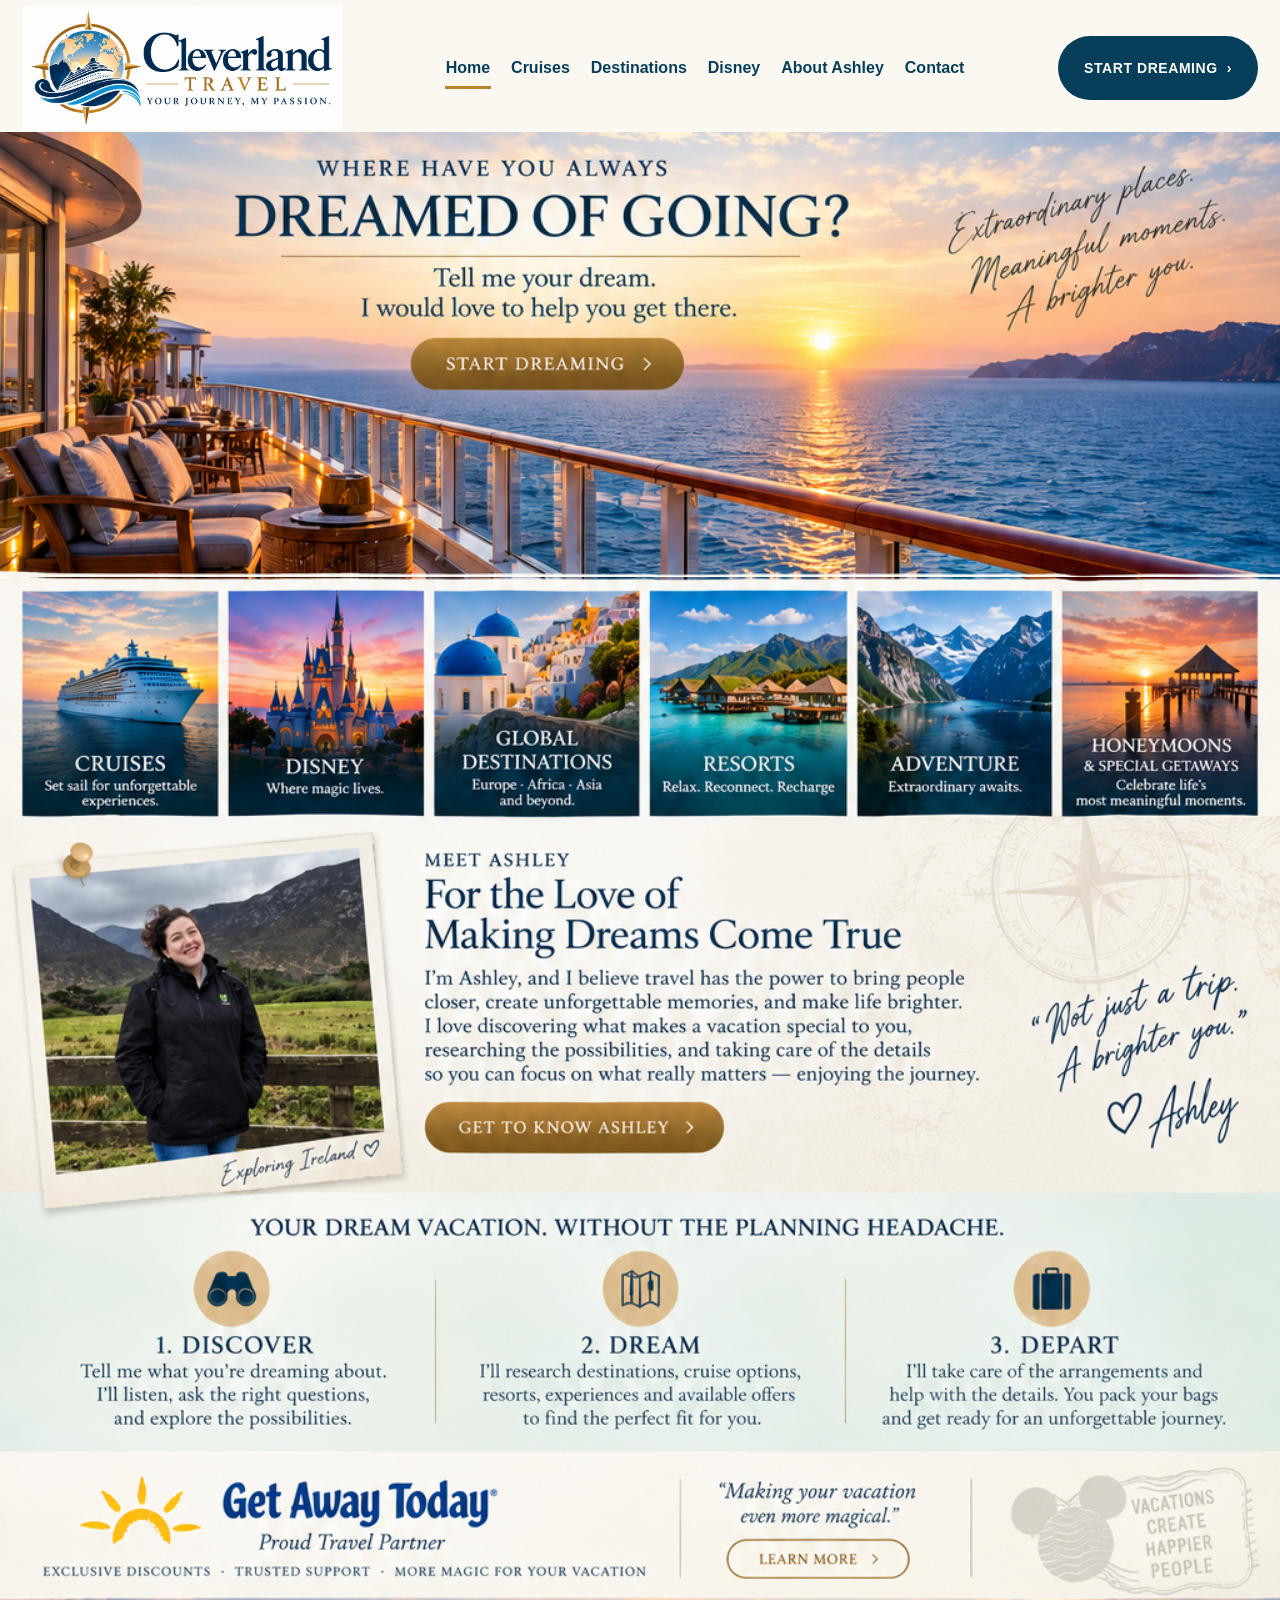
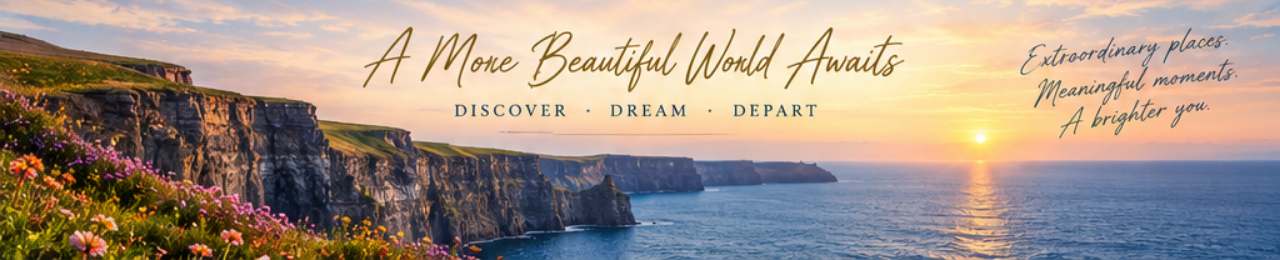
<file: index.html>
<!doctype html><html lang="en"><head>
<meta charset="utf-8"><meta name="viewport" content="width=device-width, initial-scale=1">
<title>Cleverland Travel</title><link rel="stylesheet" href="styles.css"></head>
<body><header class="site-header">
<div class="header-inner">
<a class="brand" href="index.html" aria-label="Cleverland Travel home">
<img src="assets/cleverland-logo-approved.png" alt="Cleverland Travel — Your Journey, My Passion">
</a>
<button class="menu-toggle" type="button" aria-label="Open navigation" aria-expanded="false"><span></span><span></span><span></span></button>
<nav class="main-nav" aria-label="Main navigation"><a class="active" href="index.html">Home</a>
<a href="cruises.html">Cruises</a>
<a href="destinations.html">Destinations</a>
<a href="disney.html">Disney</a>
<a href="about.html">About Ashley</a>
<a href="contact.html">Contact</a></nav>
<a class="cta" href="contact.html">START DREAMING <span aria-hidden="true">›</span></a>
</div>
</header><main>
<section class="hero desktop-artwork"><img src="assets/hero-home.png" alt="Luxury cruise deck at sunset"></section>
<section class="mobile-artwork home-mobile">
  <a href="contact.html"><img src="assets/home-mobile-hero-full.png" alt="Where have you always dreamed of going? Start dreaming."></a>
</section>
<section class="page-image image-link-wrap desktop-artwork">
<img src="assets/home-body.png" alt="Cleverland Travel services, Ashley, planning process, and partner information">
<a class="image-hotspot" href="cruises.html" aria-label="Cruises" style="left:1.7%;top:.5%;width:15.5%;height:18.3%;">Cruises</a>
<a class="image-hotspot" href="disney.html" aria-label="Disney" style="left:18%;top:.5%;width:15.5%;height:18.3%;">Disney</a>
<a class="image-hotspot" href="destinations.html" aria-label="Global Destinations" style="left:34%;top:.5%;width:15.5%;height:18.3%;">Global Destinations</a>
<a class="image-hotspot" href="contact.html" aria-label="Resorts" style="left:50.5%;top:.5%;width:15.5%;height:18.3%;">Resorts</a>
<a class="image-hotspot" href="contact.html" aria-label="Adventure" style="left:67%;top:.5%;width:15.5%;height:18.3%;">Adventure</a>
<a class="image-hotspot" href="contact.html" aria-label="Honeymoons and Special Getaways" style="left:83%;top:.5%;width:15.5%;height:18.3%;">Honeymoons</a>
<a class="image-hotspot" href="about.html" aria-label="Get to know Ashley" style="left:33%;top:39.5%;width:24%;height:5.5%;">Get to know Ashley</a>
<a class="image-hotspot" href="https://www.getawaytoday.com" target="_blank" rel="noopener noreferrer" aria-label="Visit Get Away Today" style="left:55.7%;top:75.1%;width:16.5%;height:5.3%;">Visit Get Away Today</a>
</section>
<section class="mobile-artwork mobile-home-body">
  <div class="mobile-card-grid">
    <a href="cruises.html"><img src="assets/home-mobile-card-1.png" alt="Cruises"></a>
    <a href="disney.html"><img src="assets/home-mobile-card-2.png" alt="Disney"></a>
    <a href="destinations.html"><img src="assets/home-mobile-card-3.png" alt="Global Destinations"></a>
    <a href="contact.html"><img src="assets/home-mobile-card-4.png" alt="Resorts"></a>
    <a href="contact.html"><img src="assets/home-mobile-card-5.png" alt="Adventure"></a>
    <a href="contact.html"><img src="assets/home-mobile-card-6.png" alt="Honeymoons and Special Getaways"></a>
  </div>
  <div class="mobile-split mobile-ashley">
    <img src="assets/home-mobile-ashley-photo.png" alt="Ashley exploring Ireland">
    <a href="about.html"><img src="assets/home-mobile-ashley-copy.png" alt="Meet Ashley"></a>
  </div>
  <section class="mobile-process">
    <h2>YOUR DREAM VACATION.<br>WITHOUT THE PLANNING HEADACHE.</h2>
    <div class="mobile-stack">
      <img src="assets/home-mobile-step-clean-1.png" alt="1. Discover">
      <img src="assets/home-mobile-step-clean-2.png" alt="2. Dream">
      <img src="assets/home-mobile-step-clean-3.png" alt="3. Depart">
    </div>
  </section>
  <div class="mobile-getaway">
    <img src="assets/home-mobile-getaway-brand.png" alt="Get Away Today Proud Travel Partner">
    <a href="https://www.getawaytoday.com" target="_blank" rel="noopener noreferrer">
      <img src="assets/home-mobile-getaway-action.png" alt="Making your vacation even more magical. Learn more.">
    </a>
  </div>
  <a href="contact.html"><img class="mobile-wide" src="assets/home-mobile-close.png" alt="A More Beautiful World Awaits"></a>
</section>
</main><script src="mobile.js"></script>
</body></html>
</file>
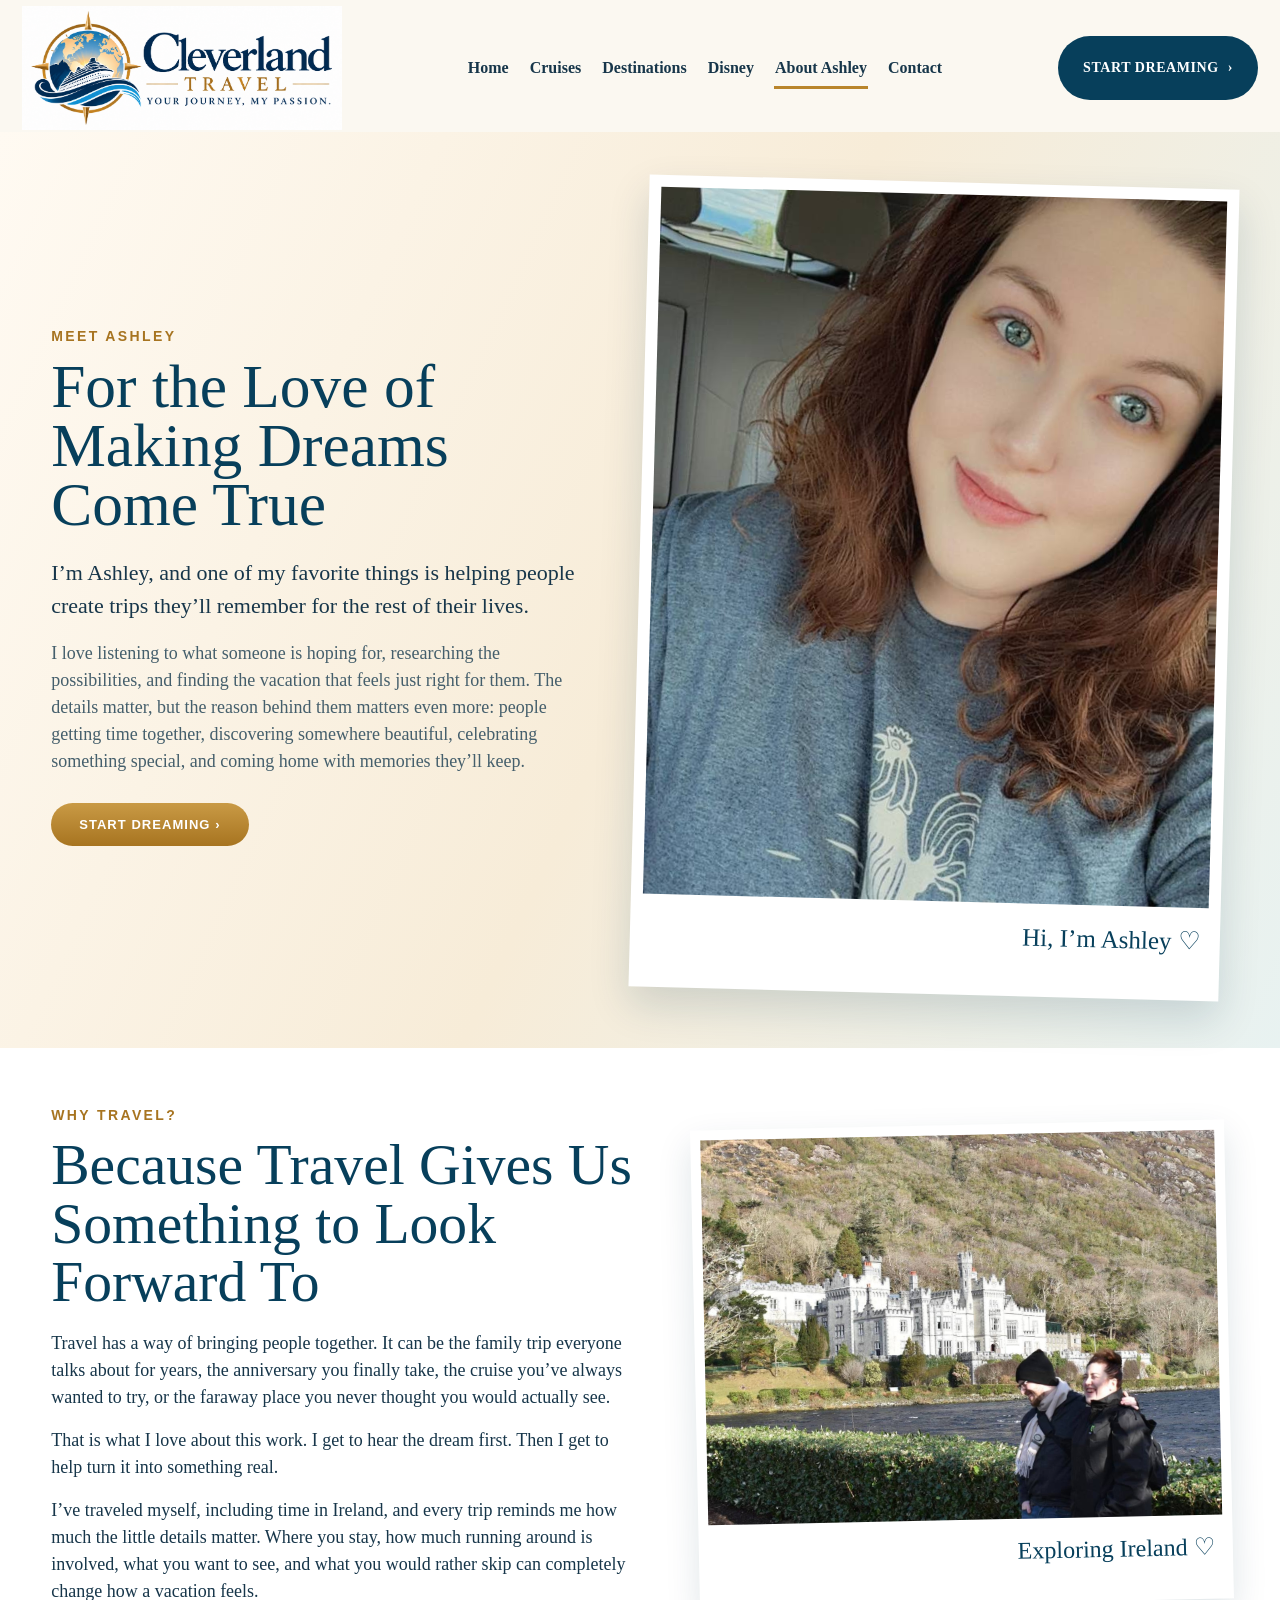
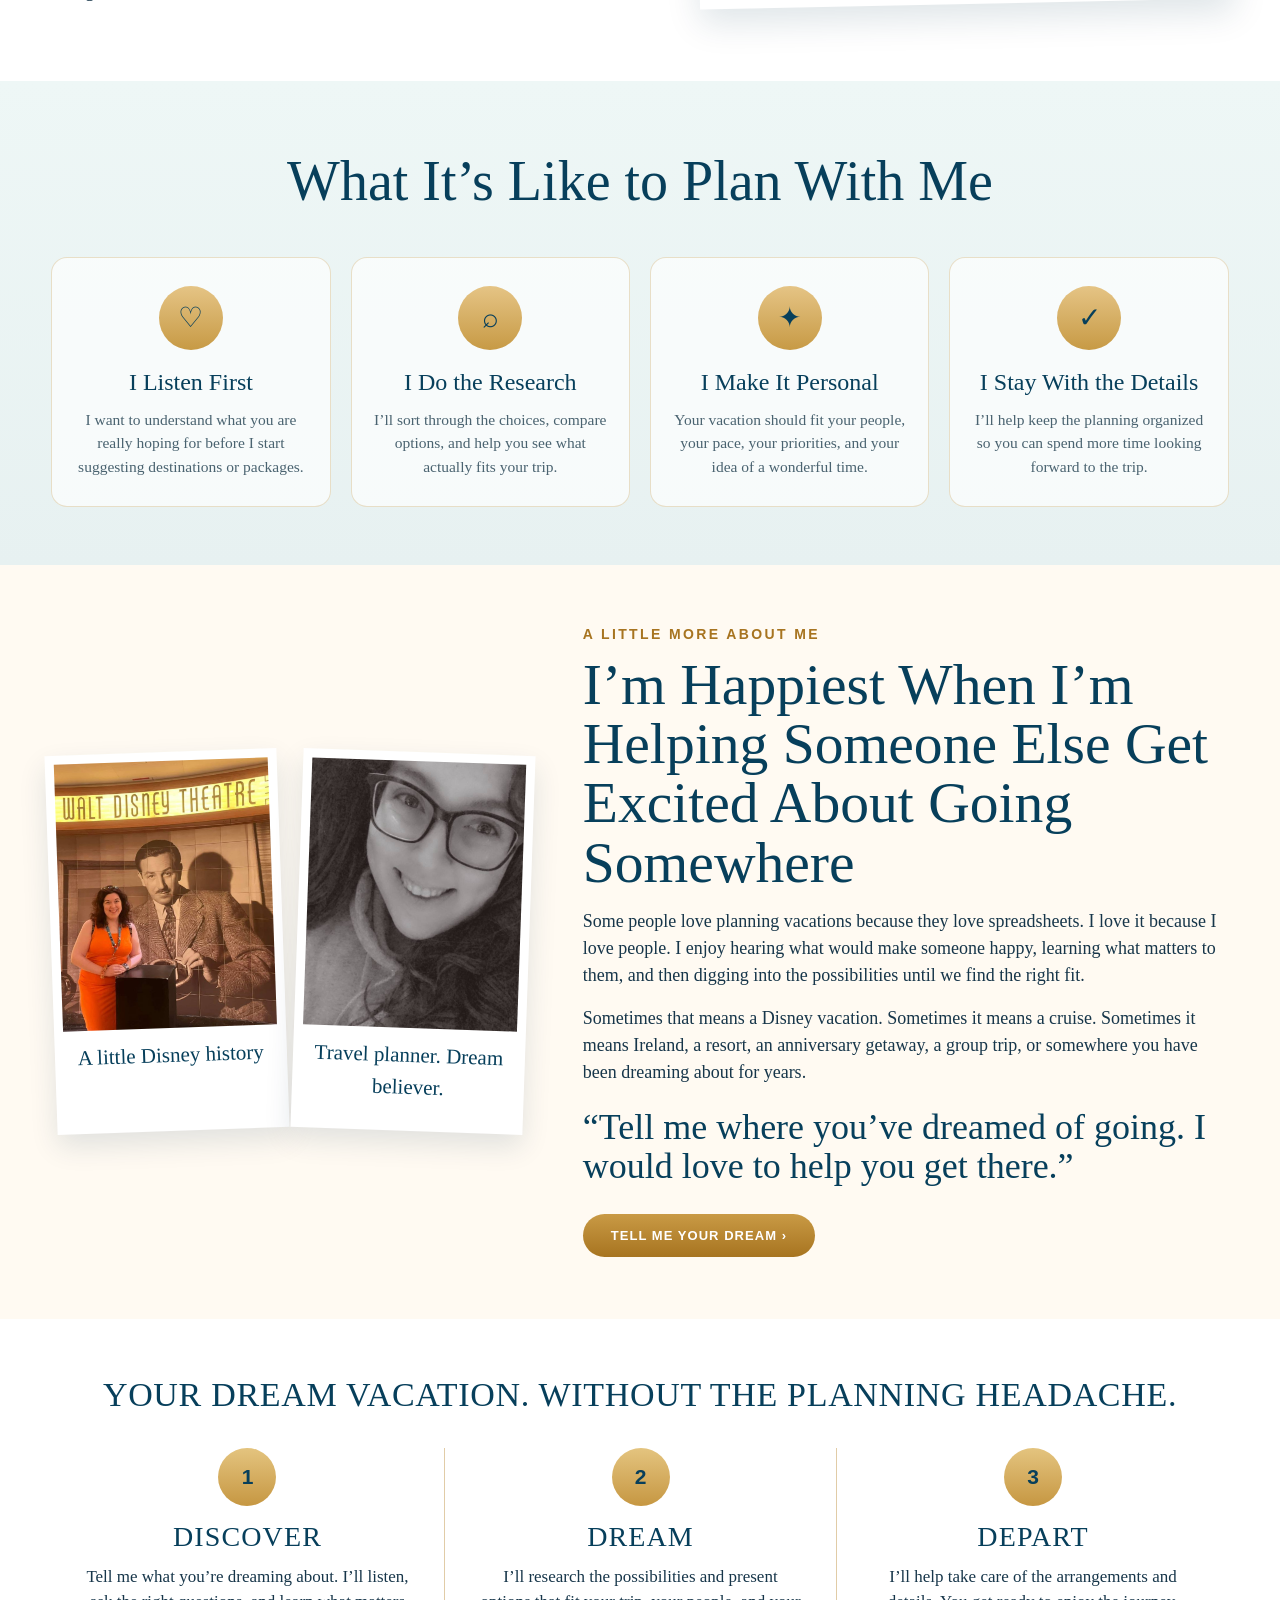
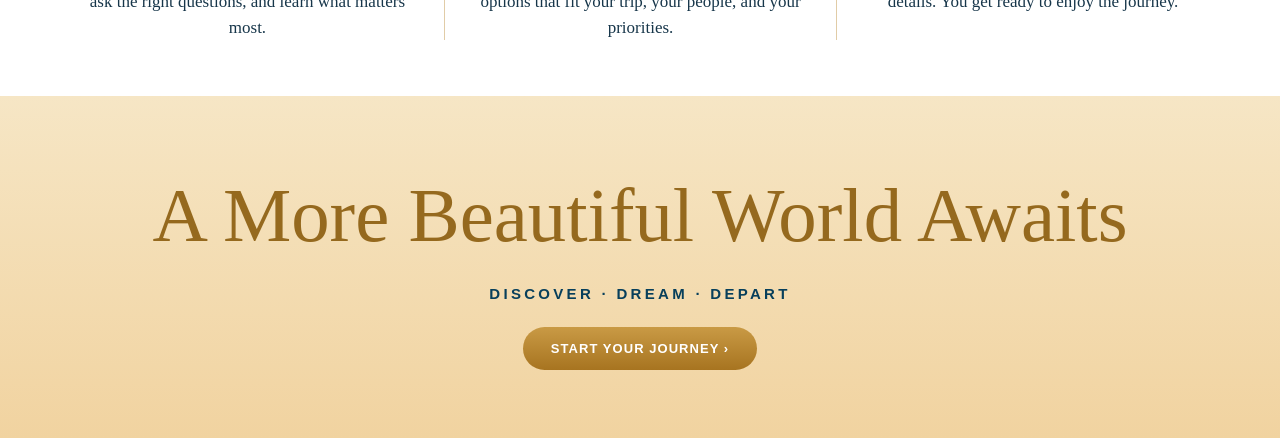
<file: about.html>
<!doctype html>
<html lang="en">
<head>
<meta charset="utf-8">
<meta name="viewport" content="width=device-width, initial-scale=1">
<title>About Ashley | Cleverland Travel</title>
<link rel="stylesheet" href="styles.css">
</head>
<body class="about-page">
<header class="site-header">
<div class="header-inner">
<a class="brand" href="index.html" aria-label="Cleverland Travel home">
<img src="assets/cleverland-logo-approved.png" alt="Cleverland Travel — Your Journey, My Passion">
</a>
<button class="menu-toggle" type="button" aria-label="Open navigation" aria-expanded="false"><span></span><span></span><span></span></button>
<nav class="main-nav" aria-label="Main navigation"><a href="index.html">Home</a>
<a href="cruises.html">Cruises</a>
<a href="destinations.html">Destinations</a>
<a href="disney.html">Disney</a>
<a class="active" href="about.html">About Ashley</a>
<a href="contact.html">Contact</a></nav>
<a class="cta" href="contact.html">START DREAMING <span aria-hidden="true">›</span></a>
</div>
</header>
<main>

<section class="about-hero">
  <div class="container about-hero-grid">
    <div>
      <div class="eyebrow">Meet Ashley</div>
      <h1>For the Love of<br>Making Dreams Come True</h1>
      <p class="lead">I’m Ashley, and one of my favorite things is helping people create trips they’ll remember for the rest of their lives.</p>
      <p class="copy">I love listening to what someone is hoping for, researching the possibilities, and finding the vacation that feels just right for them. The details matter, but the reason behind them matters even more: people getting time together, discovering somewhere beautiful, celebrating something special, and coming home with memories they’ll keep.</p>
      <a class="btn" href="contact.html">Start Dreaming ›</a>
    </div>
    <div class="about-hero-photo">
      <img src="assets/ashley-portrait.jpg" alt="Ashley of Cleverland Travel">
      <div class="about-photo-note">Hi, I’m Ashley ♡</div>
    </div>
  </div>
</section>

<section class="about-story">
  <div class="container about-story-grid">
    <div>
      <div class="eyebrow">Why Travel?</div>
      <h2>Because Travel Gives Us Something to Look Forward To</h2>
      <p>Travel has a way of bringing people together. It can be the family trip everyone talks about for years, the anniversary you finally take, the cruise you’ve always wanted to try, or the faraway place you never thought you would actually see.</p>
      <p>That is what I love about this work. I get to hear the dream first. Then I get to help turn it into something real.</p>
      <p>I’ve traveled myself, including time in Ireland, and every trip reminds me how much the little details matter. Where you stay, how much running around is involved, what you want to see, and what you would rather skip can completely change how a vacation feels.</p>
    </div>
    <div class="about-ireland">
      <img src="assets/ashley-ireland.jpg" alt="Ashley traveling in Ireland">
      <div class="cap">Exploring Ireland ♡</div>
    </div>
  </div>
</section>

<section class="about-values">
  <div class="container">
    <h2>What It’s Like to Plan With Me</h2>
    <div class="about-values-grid">
      <article class="about-value"><div class="icon">♡</div><h3>I Listen First</h3><p>I want to understand what you are really hoping for before I start suggesting destinations or packages.</p></article>
      <article class="about-value"><div class="icon">⌕</div><h3>I Do the Research</h3><p>I’ll sort through the choices, compare options, and help you see what actually fits your trip.</p></article>
      <article class="about-value"><div class="icon">✦</div><h3>I Make It Personal</h3><p>Your vacation should fit your people, your pace, your priorities, and your idea of a wonderful time.</p></article>
      <article class="about-value"><div class="icon">✓</div><h3>I Stay With the Details</h3><p>I’ll help keep the planning organized so you can spend more time looking forward to the trip.</p></article>
    </div>
  </div>
</section>

<section class="about-personal">
  <div class="container about-personal-grid">
    <div class="about-collage">
      <figure>
        <img src="assets/ashley-disney-theatre.jpg" alt="Ashley at Walt Disney Theatre">
        <figcaption>A little Disney history</figcaption>
      </figure>
      <figure>
        <img src="assets/ashley-blackwhite.jpg" alt="Ashley smiling">
        <figcaption>Travel planner. Dream believer.</figcaption>
      </figure>
    </div>
    <div>
      <div class="eyebrow">A Little More About Me</div>
      <h2>I’m Happiest When I’m Helping Someone Else Get Excited About Going Somewhere</h2>
      <p>Some people love planning vacations because they love spreadsheets. I love it because I love people. I enjoy hearing what would make someone happy, learning what matters to them, and then digging into the possibilities until we find the right fit.</p>
      <p>Sometimes that means a Disney vacation. Sometimes it means a cruise. Sometimes it means Ireland, a resort, an anniversary getaway, a group trip, or somewhere you have been dreaming about for years.</p>
      <div class="about-quote">“Tell me where you’ve dreamed of going. I would love to help you get there.”</div>
      <a class="btn" href="contact.html">Tell Me Your Dream ›</a>
    </div>
  </div>
</section>

<section class="about-process">
  <div class="container">
    <h2>YOUR DREAM VACATION. WITHOUT THE PLANNING HEADACHE.</h2>
    <div class="about-process-grid">
      <article class="step"><div class="num">1</div><h3>DISCOVER</h3><p>Tell me what you’re dreaming about. I’ll listen, ask the right questions, and learn what matters most.</p></article>
      <article class="step"><div class="num">2</div><h3>DREAM</h3><p>I’ll research the possibilities and present options that fit your trip, your people, and your priorities.</p></article>
      <article class="step"><div class="num">3</div><h3>DEPART</h3><p>I’ll help take care of the arrangements and details. You get ready to enjoy the journey.</p></article>
    </div>
  </div>
</section>

<section class="about-close">
  <h2>A More Beautiful World Awaits</h2>
  <div class="sub">Discover · Dream · Depart</div>
  <a class="btn" href="contact.html">Start Your Journey ›</a>
</section>

</main>
<script src="mobile.js"></script>
</body>
</html>
</file>
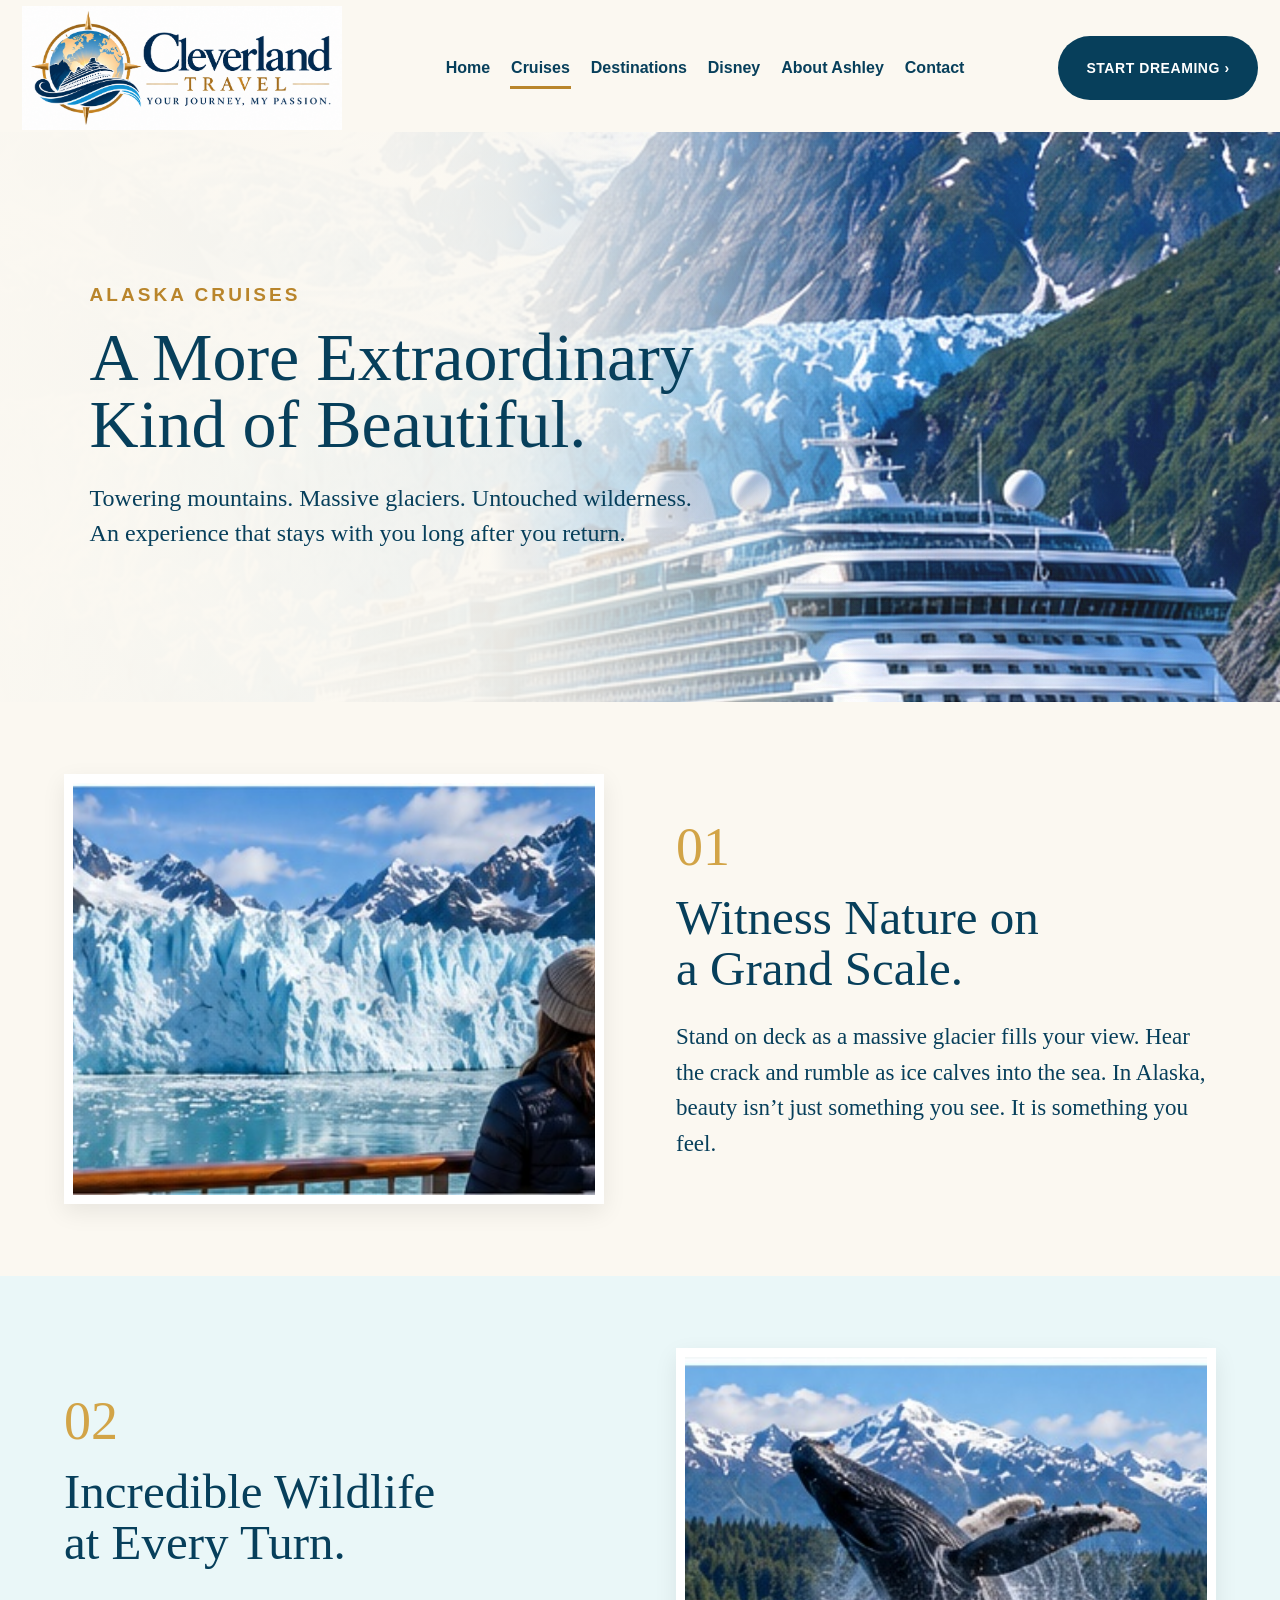
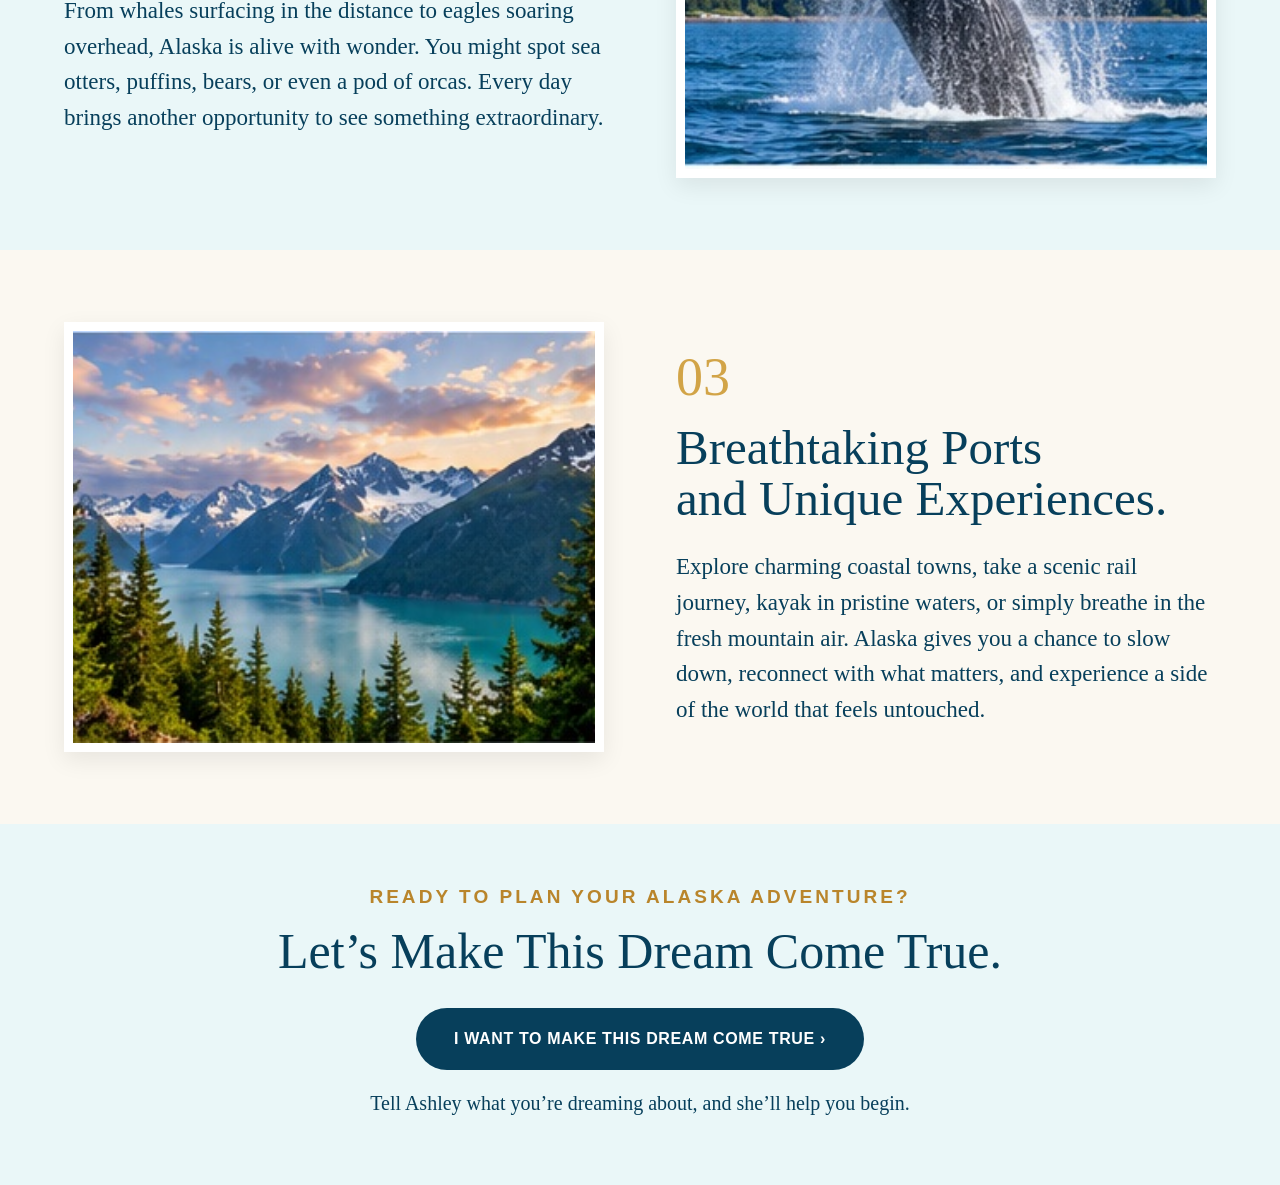
<file: alaska.html>
<!doctype html>
<html lang="en"><head><meta charset="utf-8"><meta name="viewport" content="width=device-width,initial-scale=1">
<title>Alaska Cruises | Cleverland Travel</title><link rel="stylesheet" href="styles.css">
<style>
/* V30: Alaska hero readability + final subtitle line fit */
.alaska-hero .hero-copy,
.alaska-hero .destination-hero-copy,
.destination-hero .hero-copy {
  max-width: 860px !important;
}
.alaska-hero::before,
.destination-hero.alaska-hero::before {
  content:"";
  position:absolute;
  inset:0 auto 0 0;
  width:min(920px,68%);
  background:linear-gradient(90deg,rgba(251,248,241,.94) 0%,rgba(251,248,241,.82) 58%,rgba(251,248,241,0) 100%);
  pointer-events:none;
  z-index:0;
}
.alaska-hero,
.destination-hero.alaska-hero { position:relative; }
.alaska-hero .hero-copy,
.alaska-hero .destination-hero-copy,
.destination-hero.alaska-hero > * { position:relative; z-index:1; }
@media(max-width:800px){
  .alaska-hero::before,
  .destination-hero.alaska-hero::before{width:100%;background:rgba(251,248,241,.84)}
}
/* Keep the first Alaska hero sentence together on one line at desktop widths. */
.alaska-overlay{max-width:790px !important;}
.alaska-overlay p{white-space:nowrap;}
@media(max-width:900px){.alaska-overlay p{white-space:normal;}}
</style>

</head>
<body>
<header class="site-header"><div class="header-inner">
<a class="brand" href="index.html"><img src="assets/cleverland-logo-approved.png" alt="Cleverland Travel"></a>
<nav class="main-nav"><a href="index.html">Home</a><a class="active" href="cruises.html">Cruises</a><a href="destinations.html">Destinations</a><a href="disney.html">Disney</a><a href="about.html">About Ashley</a><a href="contact.html">Contact</a></nav>
<a class="cta" href="contact.html">START DREAMING ›</a></div></header>
<main class="alaska-page">
<section class="alaska-hero"><img src="assets/alaska-hero-clean.jpg" alt="Cruise ship beside an Alaska glacier"><div class="alaska-overlay"><div class="eyebrow">ALASKA CRUISES</div><h1>A More Extraordinary<br>Kind of Beautiful.</h1><p>Towering mountains. Massive glaciers. Untouched wilderness.<br>An experience that stays with you long after you return.</p></div></section>
<section class="ak-story">
<div class="ak-img"><img src="assets/alaska-glacier.jpg" alt="Traveler viewing a massive Alaska glacier"></div>
<div class="ak-copy"><span>01</span><h2>Witness Nature on<br>a Grand Scale.</h2><p>Stand on deck as a massive glacier fills your view. Hear the crack and rumble as ice calves into the sea. In Alaska, beauty isn’t just something you see. It is something you feel.</p></div>
</section>
<section class="ak-story blue reverse">
<div class="ak-copy"><span>02</span><h2>Incredible Wildlife<br>at Every Turn.</h2><p>From whales surfacing in the distance to eagles soaring overhead, Alaska is alive with wonder. You might spot sea otters, puffins, bears, or even a pod of orcas. Every day brings another opportunity to see something extraordinary.</p></div>
<div class="ak-img"><img src="assets/alaska-wildlife.jpg" alt="Whale breaching in Alaska"></div>
</section>
<section class="ak-story">
<div class="ak-img"><img src="assets/alaska-ports.jpg" alt="Beautiful Alaska coastal landscape"></div>
<div class="ak-copy"><span>03</span><h2>Breathtaking Ports<br>and Unique Experiences.</h2><p>Explore charming coastal towns, take a scenic rail journey, kayak in pristine waters, or simply breathe in the fresh mountain air. Alaska gives you a chance to slow down, reconnect with what matters, and experience a side of the world that feels untouched.</p></div>
</section>
<section class="ak-final"><div class="eyebrow">READY TO PLAN YOUR ALASKA ADVENTURE?</div><h2>Let’s Make This Dream Come True.</h2><a href="contact.html">I WANT TO MAKE THIS DREAM COME TRUE ›</a><p>Tell Ashley what you’re dreaming about, and she’ll help you begin.</p></section>
</main></body></html>
</file>
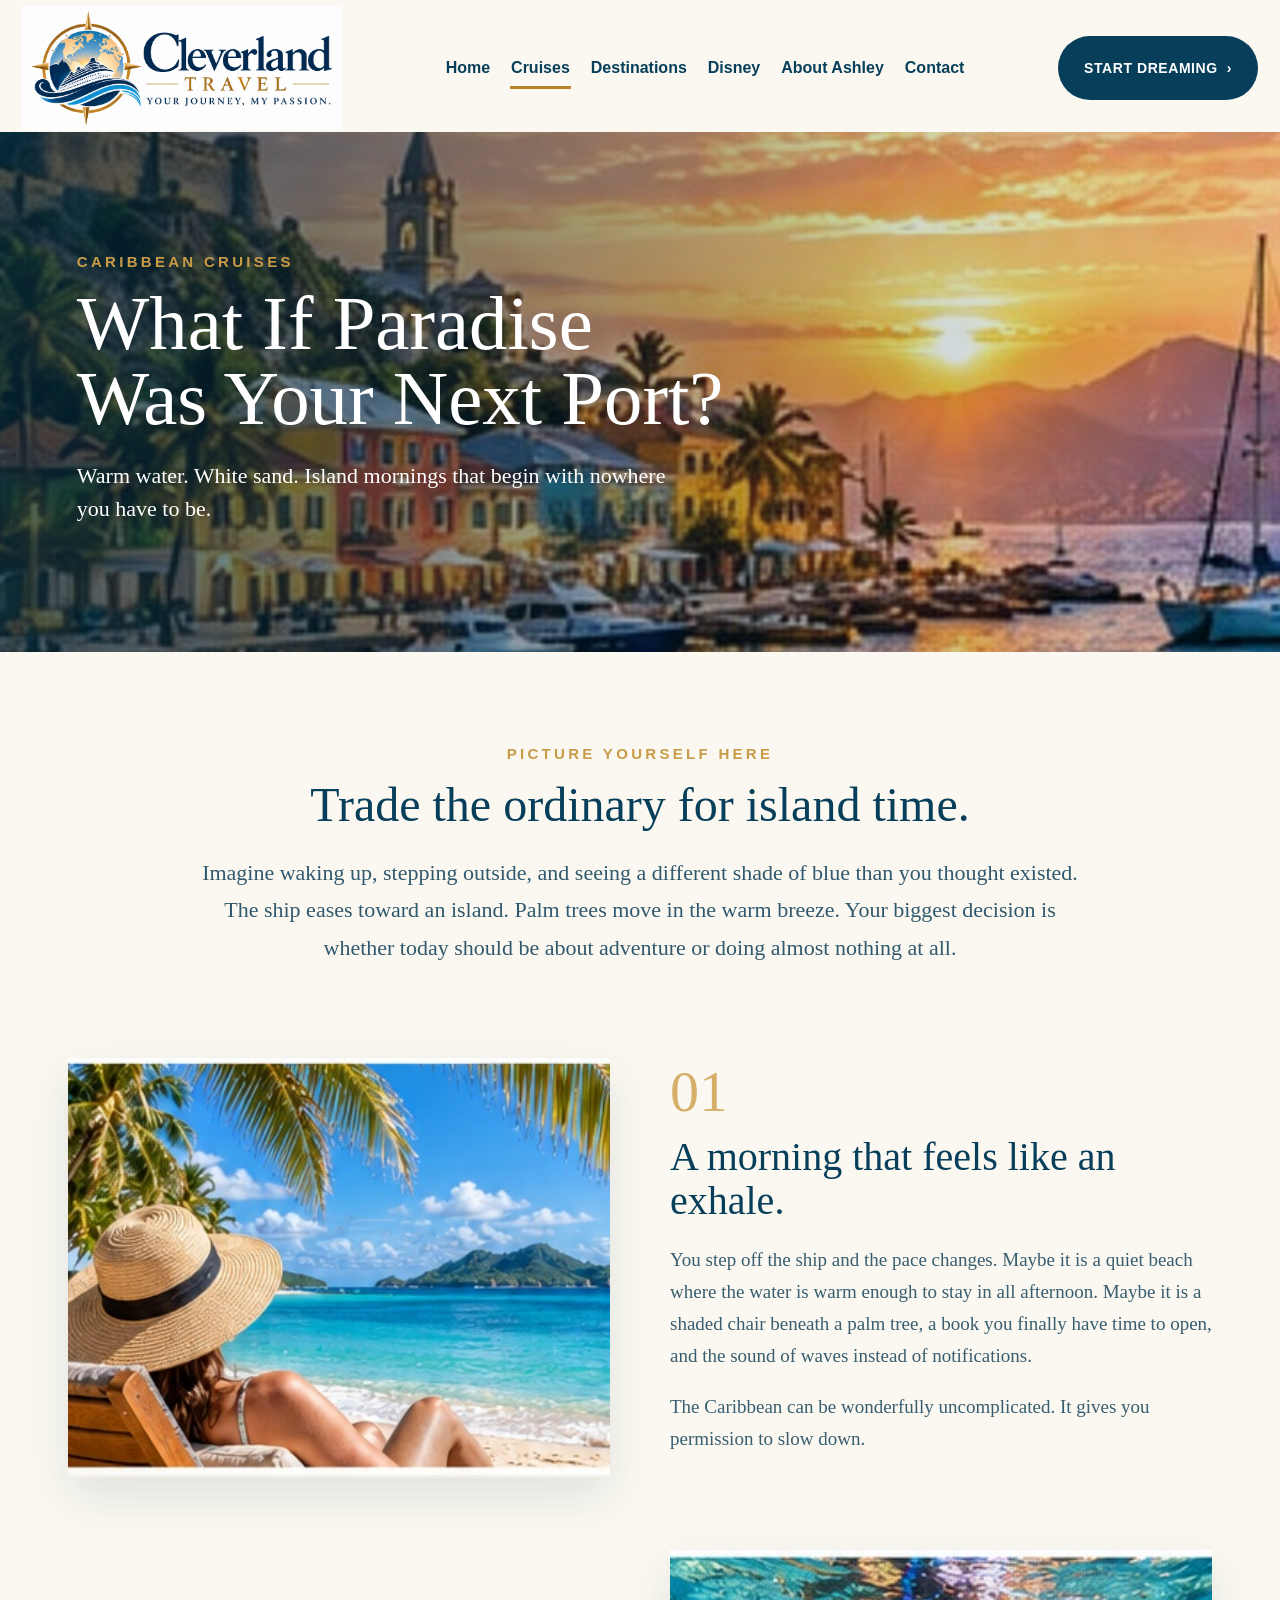
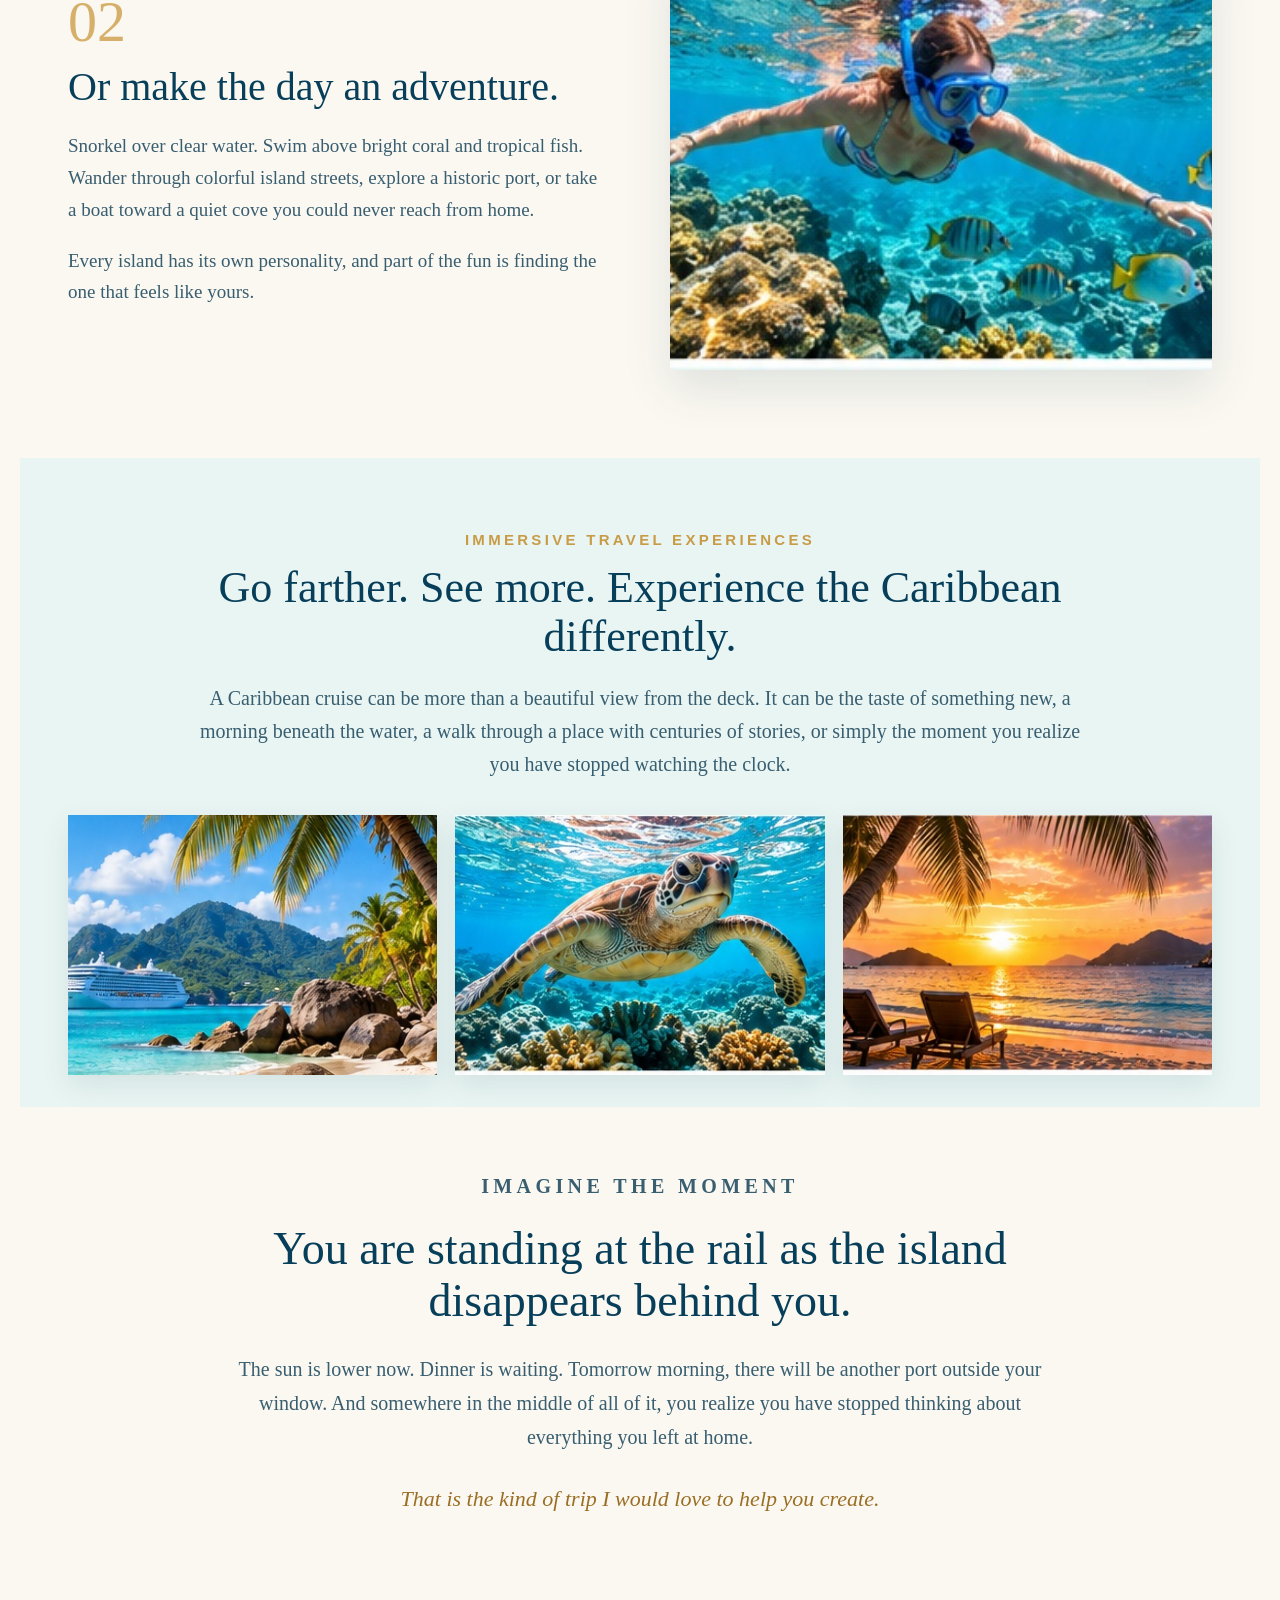
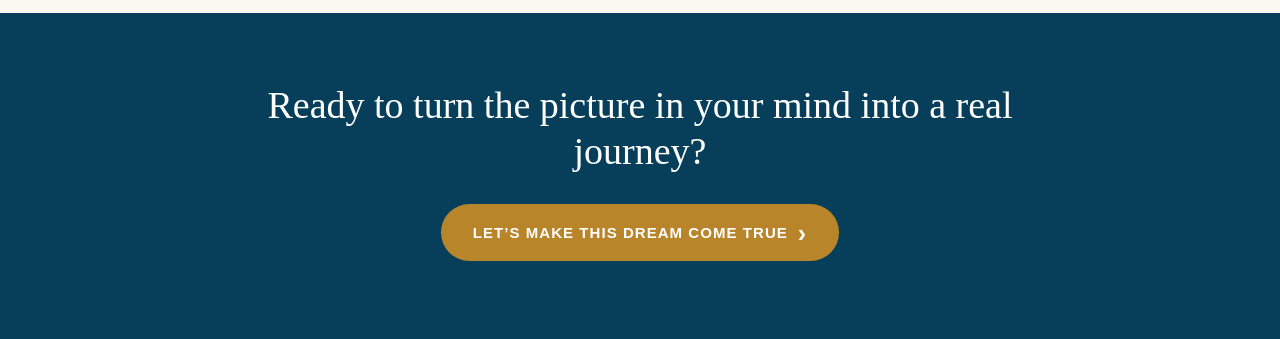
<file: caribbean.html>
<!doctype html>
<html lang="en">
<head>
<meta charset="utf-8">
<meta name="viewport" content="width=device-width, initial-scale=1">
<title>Caribbean Cruises | Cleverland Travel</title>
<link rel="stylesheet" href="styles.css">
</head>
<body>
<header class="site-header">
<div class="header-inner">
<a class="brand" href="index.html" aria-label="Cleverland Travel home">
<img src="assets/cleverland-logo-approved.png" alt="Cleverland Travel — Your Journey, My Passion">
</a>
<button class="menu-toggle" type="button" aria-label="Open navigation" aria-expanded="false"><span></span><span></span><span></span></button>
<nav class="main-nav" aria-label="Main navigation"><a href="index.html">Home</a>
<a class="active" href="cruises.html">Cruises</a>
<a href="destinations.html">Destinations</a>
<a href="disney.html">Disney</a>
<a href="about.html">About Ashley</a>
<a href="contact.html">Contact</a></nav>
<a class="cta" href="contact.html">START DREAMING <span aria-hidden="true">›</span></a>
</div>
</header>

<main class="caribbean-page caribbean-v23">
  <section class="caribbean-hero-v23">
    <img src="assets/caribbean-hero-clean2.jpg" alt="Colorful Caribbean harbor at sunset">
    <div class="caribbean-hero-v23-copy">
      <p class="caribbean-kicker">CARIBBEAN CRUISES</p>
      <h1>What If Paradise<br>Was Your Next Port?</h1>
      <p>Warm water. White sand. Island mornings that begin with nowhere you have to be.</p>
    </div>
  </section>

  <section class="caribbean-intro">
    <p class="caribbean-eyebrow">PICTURE YOURSELF HERE</p>
    <h2>Trade the ordinary for island time.</h2>
    <p class="caribbean-lead">Imagine waking up, stepping outside, and seeing a different shade of blue than you thought existed. The ship eases toward an island. Palm trees move in the warm breeze. Your biggest decision is whether today should be about adventure or doing almost nothing at all.</p>
  </section>

  <section class="caribbean-story-v23">
    <div class="caribbean-photo-v23">
      <img src="assets/caribbean-relax.jpg" alt="A traveler relaxing beside turquoise Caribbean water">
    </div>
    <div class="caribbean-copy-v23">
      <p class="caribbean-number">01</p>
      <h2>A morning that feels like an exhale.</h2>
      <p>You step off the ship and the pace changes. Maybe it is a quiet beach where the water is warm enough to stay in all afternoon. Maybe it is a shaded chair beneath a palm tree, a book you finally have time to open, and the sound of waves instead of notifications.</p>
      <p>The Caribbean can be wonderfully uncomplicated. It gives you permission to slow down.</p>
    </div>
  </section>

  <section class="caribbean-story-v23 reverse">
    <div class="caribbean-photo-v23">
      <img src="assets/caribbean-adventure.jpg" alt="Snorkeling through clear Caribbean water above a coral reef">
    </div>
    <div class="caribbean-copy-v23">
      <p class="caribbean-number">02</p>
      <h2>Or make the day an adventure.</h2>
      <p>Snorkel over clear water. Swim above bright coral and tropical fish. Wander through colorful island streets, explore a historic port, or take a boat toward a quiet cove you could never reach from home.</p>
      <p>Every island has its own personality, and part of the fun is finding the one that feels like yours.</p>
    </div>
  </section>

  <section class="caribbean-immersive-v23">
    <div class="caribbean-immersive-copy">
      <p class="caribbean-eyebrow">IMMERSIVE TRAVEL EXPERIENCES</p>
      <h2>Go farther. See more. Experience the Caribbean differently.</h2>
      <p>A Caribbean cruise can be more than a beautiful view from the deck. It can be the taste of something new, a morning beneath the water, a walk through a place with centuries of stories, or simply the moment you realize you have stopped watching the clock.</p>
    </div>
    <div class="caribbean-immersive-photos">
      <img src="assets/immersive-cruise-clean.jpg" alt="Cruise ship arriving at a tropical Caribbean island">
      <img src="assets/immersive-reef.jpg" alt="Sea turtle swimming over a colorful Caribbean coral reef">
      <img src="assets/immersive-sunset.jpg" alt="Quiet Caribbean beach at sunset">
    </div>
  </section>

  <section class="caribbean-imagine">
    <p class="caribbean-eyebrow">IMAGINE THE MOMENT</p>
    <h2>You are standing at the rail as the island disappears behind you.</h2>
    <p>The sun is lower now. Dinner is waiting. Tomorrow morning, there will be another port outside your window. And somewhere in the middle of all of it, you realize you have stopped thinking about everything you left at home.</p>
    <p class="caribbean-closing-line">That is the kind of trip I would love to help you create.</p>
  </section>

  <section class="caribbean-cta">
    <h2>Ready to turn the picture in your mind into a real journey?</h2>
    <a href="contact.html">LET’S MAKE THIS DREAM COME TRUE <span>›</span></a>
  </section>
</main>

<script src="mobile.js"></script>
</body>
</html>
</file>
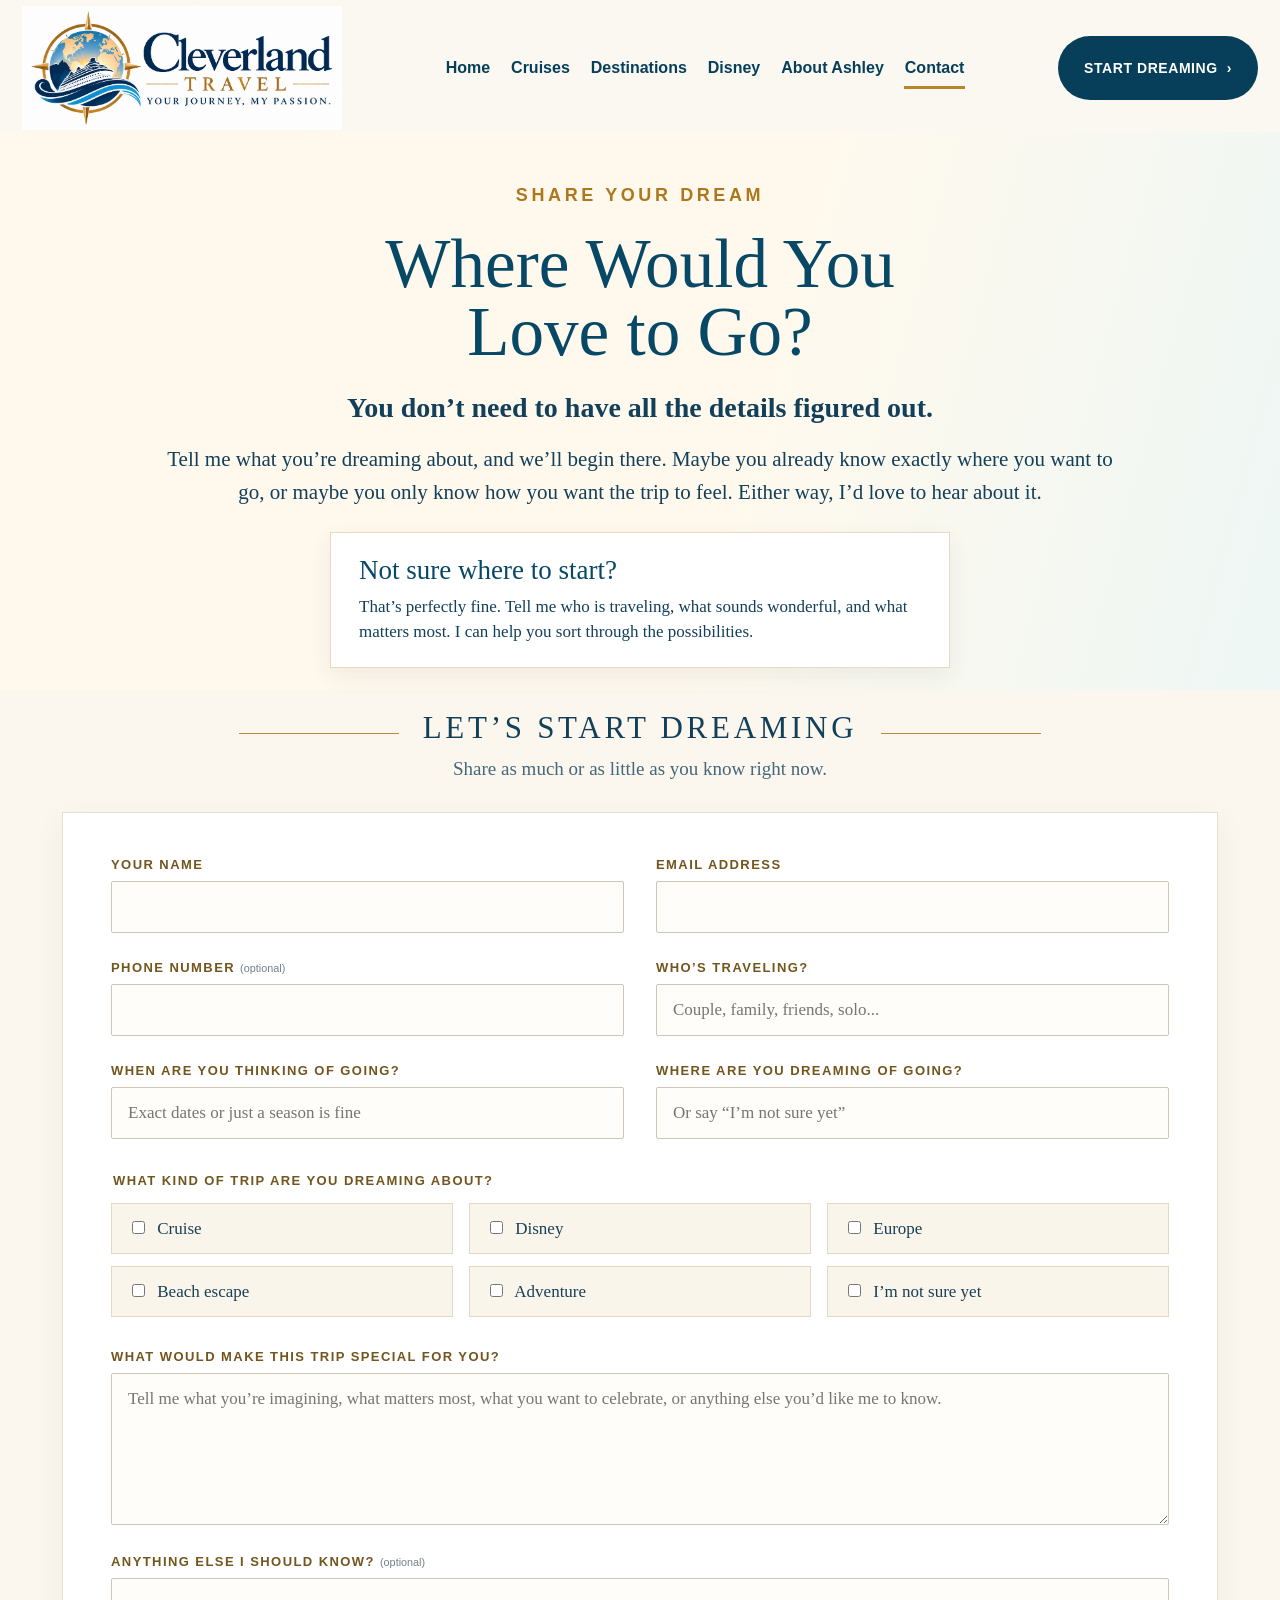
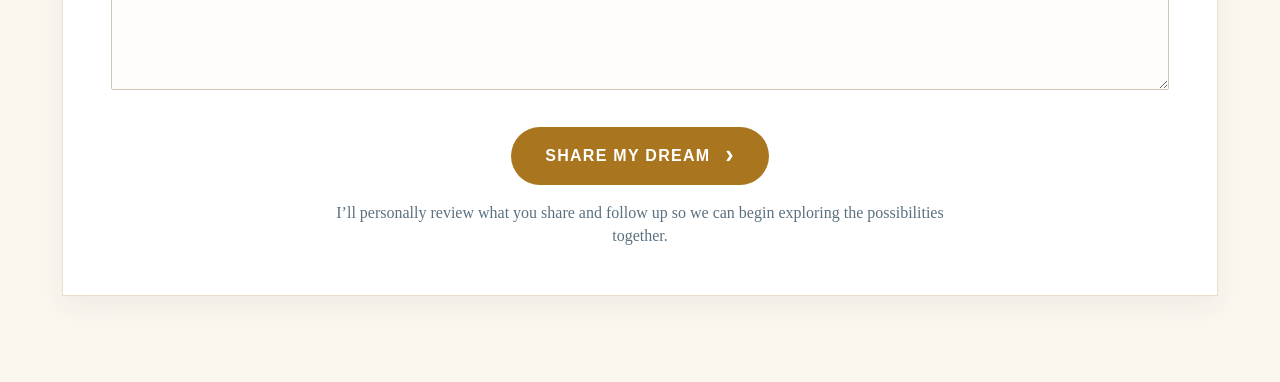
<file: contact.html>
<!DOCTYPE html>
<html lang="en">
<head>
  <meta charset="UTF-8">
  <meta name="viewport" content="width=device-width, initial-scale=1.0">
  <title>Share Your Dream | Cleveland Travel</title>
  <link rel="stylesheet" href="styles.css">
</head>
<body>
<header class="site-header">
<div class="header-inner">
<a class="brand" href="index.html" aria-label="Cleverland Travel home">
<img src="assets/cleverland-logo-approved.png" alt="Cleverland Travel — Your Journey, My Passion">
</a>
<button class="menu-toggle" type="button" aria-label="Open navigation" aria-expanded="false"><span></span><span></span><span></span></button>
<nav class="main-nav" aria-label="Main navigation"><a  href="index.html">Home</a>
<a href="cruises.html">Cruises</a>
<a href="destinations.html">Destinations</a>
<a href="disney.html">Disney</a>
<a href="about.html">About Ashley</a>
<a class="active" href="contact.html">Contact</a></nav>
<a class="cta" href="contact.html">START DREAMING <span aria-hidden="true">›</span></a>
</div>
</header>

<main class="dream-page">
  <section class="dream-intro dream-intro-balanced dream-intro-v20 contact-intro">
    <div class="dream-top-grid">
      <div class="dream-intro-inner">
        <p class="eyebrow">SHARE YOUR DREAM</p>
        <h1>Where Would You<br>Love to Go?</h1>
        <p class="dream-lead">You don’t need to have all the details figured out.</p>
        <p>Tell me what you’re dreaming about, and we’ll begin there. Maybe you already know exactly where you want to go, or maybe you only know how you want the trip to feel. Either way, I’d love to hear about it.</p>
      </div>

      
    </div>

    <div class="dream-note-card dream-note-card-balanced dream-note-card-v20">
      <h2>Not sure where to start?</h2>
      <p>That’s perfectly fine. Tell me who is traveling, what sounds wonderful, and what matters most. I can help you sort through the possibilities.</p>
    </div>
  </section>

  <section class="dream-form-section">
    <div class="section-heading">
      <span></span><h2>LET’S START DREAMING</h2><span></span>
      <p>Share as much or as little as you know right now.</p>
    </div>

    <form class="dream-form" action="https://formspree.io/f/mvkovdek" method="post">
      <input type="hidden" name="_subject" value="New Cleverland Travel — Share Your Dream Submission">
      <input type="text" name="_gotcha" style="display:none" tabindex="-1" autocomplete="off">
      <div class="form-grid">
        <label>YOUR NAME
          <input type="text" name="name" autocomplete="name" required>
        </label>
        <label>EMAIL ADDRESS
          <input type="email" name="email" autocomplete="email" required>
        </label>
        <label>PHONE NUMBER <small>(optional)</small>
          <input type="tel" name="phone" autocomplete="tel">
        </label>
        <label>WHO’S TRAVELING?
          <input type="text" name="travelers" placeholder="Couple, family, friends, solo...">
        </label>
        <label>WHEN ARE YOU THINKING OF GOING?
          <input type="text" name="dates" placeholder="Exact dates or just a season is fine">
        </label>
        <label>WHERE ARE YOU DREAMING OF GOING?
          <input type="text" name="destination" placeholder="Or say “I’m not sure yet”">
        </label>
      </div>

      <fieldset class="dream-options">
        <legend>WHAT KIND OF TRIP ARE YOU DREAMING ABOUT?</legend>
        <div class="option-grid">
          <label><input type="checkbox" name="trip[]" value="Cruise"> Cruise</label>
          <label><input type="checkbox" name="trip[]" value="Disney"> Disney</label>
          <label><input type="checkbox" name="trip[]" value="Europe"> Europe</label>
          <label><input type="checkbox" name="trip[]" value="Beach"> Beach escape</label>
          <label><input type="checkbox" name="trip[]" value="Adventure"> Adventure</label>
          <label><input type="checkbox" name="trip[]" value="Not sure"> I’m not sure yet</label>
        </div>
      </fieldset>

      <label class="full-field">WHAT WOULD MAKE THIS TRIP SPECIAL FOR YOU?
        <textarea name="dream" rows="6" placeholder="Tell me what you’re imagining, what matters most, what you want to celebrate, or anything else you’d like me to know."></textarea>
      </label>

      <label class="full-field">ANYTHING ELSE I SHOULD KNOW? <small>(optional)</small>
        <textarea name="notes" rows="4"></textarea>
      </label>

      <div class="dream-submit">
        <button type="submit">SHARE MY DREAM <span>›</span></button>
        <p>I’ll personally review what you share and follow up so we can begin exploring the possibilities together.</p>
      </div>
    </form>
  </section>
</main>


<script src="mobile.js"></script>
</body>
</html>
</file>
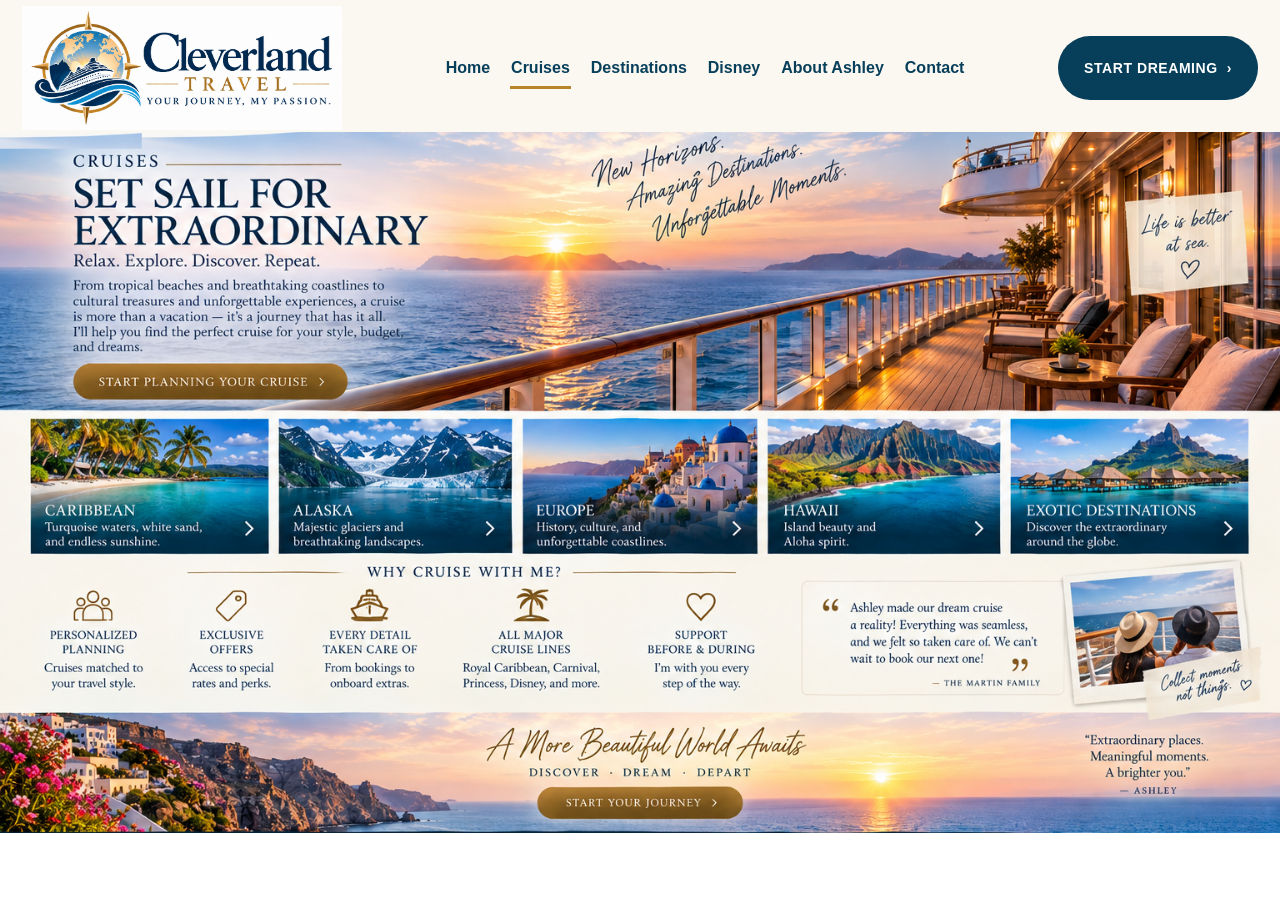
<file: cruises.html>
<!doctype html><html lang="en"><head>
<meta charset="utf-8"><meta name="viewport" content="width=device-width, initial-scale=1">
<title>Cruises | Cleverland Travel</title><link rel="stylesheet" href="styles.css"></head>
<body><header class="site-header">
<div class="header-inner">
<a class="brand" href="index.html" aria-label="Cleverland Travel home">
<img src="assets/cleverland-logo-approved.png" alt="Cleverland Travel — Your Journey, My Passion">
</a>
<button class="menu-toggle" type="button" aria-label="Open navigation" aria-expanded="false"><span></span><span></span><span></span></button>
<nav class="main-nav" aria-label="Main navigation"><a href="index.html">Home</a>
<a class="active" href="cruises.html">Cruises</a>
<a href="destinations.html">Destinations</a>
<a href="disney.html">Disney</a>
<a href="about.html">About Ashley</a>
<a href="contact.html">Contact</a></nav>
<a class="cta" href="contact.html">START DREAMING <span aria-hidden="true">›</span></a>
</div>
</header><main class="desktop-artwork"><section class="page-image image-link-wrap">
<img src="assets/cruises-page.png" alt="Cruises with Cleverland Travel">
<a class="image-hotspot" href="contact.html" aria-label="Start planning your cruise" style="left:5.7%;top:33%;width:21.8%;height:6.2%;">Start planning your cruise</a>
<a class="image-hotspot" href="caribbean.html" aria-label="Caribbean cruises" style="left:2.4%;top:41%;width:18.7%;height:19.2%;">Caribbean</a>
<a class="image-hotspot" href="alaska.html" aria-label="Alaska cruises" style="left:21.8%;top:41%;width:18.2%;height:19.2%;">Alaska</a>
<a class="image-hotspot" href="europe.html" aria-label="Europe cruises" style="left:40.7%;top:41%;width:18.5%;height:19.2%;">Europe</a>
<a class="image-hotspot" href="hawaii.html" aria-label="Hawaii cruises" style="left:60.1%;top:41%;width:18.2%;height:19.2%;">Hawaii</a>
<a class="image-hotspot" href="exotic-destinations.html" aria-label="Exotic cruise destinations" style="left:78.8%;top:41%;width:18.7%;height:19.2%;">Exotic destinations</a>
<a class="image-hotspot" href="contact.html" aria-label="Start your journey" style="left:42%;top:92.7%;width:16%;height:5.7%;">Start your journey</a>
</section></main><main class="mobile-artwork mobile-page">
<section class="mobile-cruise">
  <a href="contact.html"><img class="mobile-wide" src="assets/cruise-mobile-hero.png" alt="Set Sail for Extraordinary"></a>
  <div class="mobile-card-grid cruise-grid">
    <a href="caribbean.html"><img src="assets/cruise-mobile-card-1.png" alt="Caribbean"></a>
    <a href="alaska.html"><img src="assets/cruise-mobile-card-2.png" alt="Alaska"></a>
    <a href="europe.html"><img src="assets/cruise-mobile-card-3.png" alt="Europe"></a>
    <a href="hawaii.html"><img src="assets/cruise-mobile-card-4.png" alt="Hawaii"></a>
    <a href="exotic-destinations.html"><img src="assets/cruise-mobile-card-5.png" alt="Exotic Destinations"></a>
  </div>
  <div class="mobile-benefit-grid">
    <img src="assets/cruise-mobile-benefit-1.png" alt="Personalized planning">
    <img src="assets/cruise-mobile-benefit-2.png" alt="Exclusive offers">
    <img src="assets/cruise-mobile-benefit-3.png" alt="Every detail taken care of">
    <img src="assets/cruise-mobile-benefit-4.png" alt="All major cruise lines">
    <img src="assets/cruise-mobile-benefit-5.png" alt="Support before and during">
  </div>
  <img class="mobile-wide" src="assets/cruise-mobile-testimonial.png" alt="Cruise traveler testimonial">
  <a href="contact.html"><img class="mobile-wide" src="assets/cruise-mobile-close.png" alt="Start your journey"></a>
</section>
</main><script src="mobile.js"></script>
</body></html>
</file>
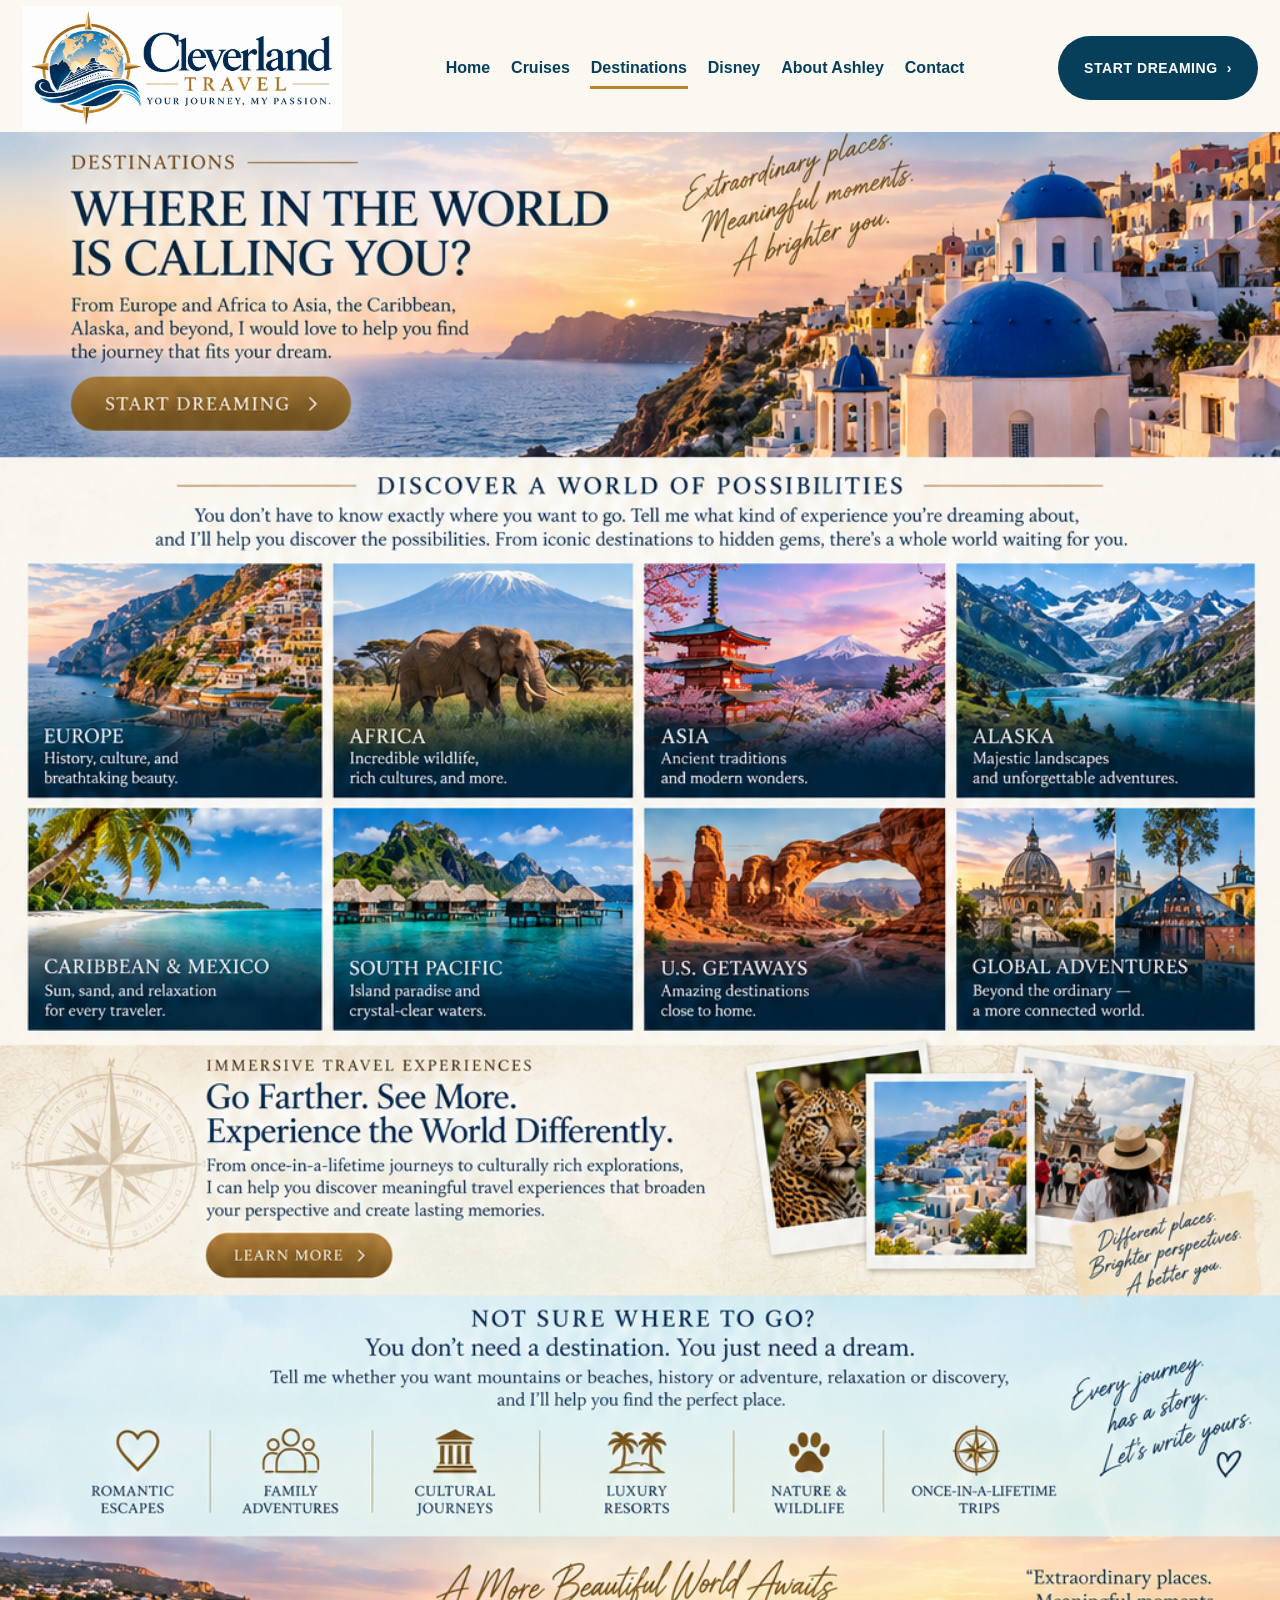
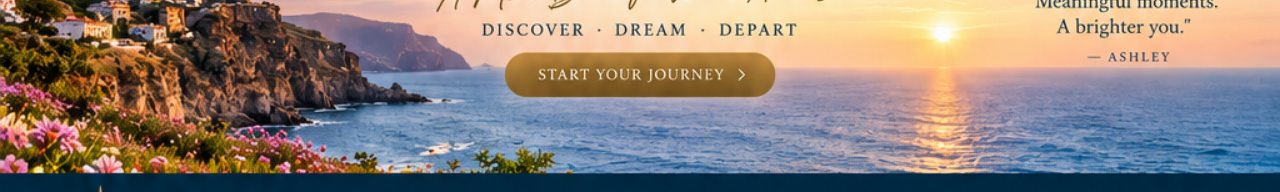
<file: destinations.html>
<!doctype html><html lang="en"><head>
<meta charset="utf-8"><meta name="viewport" content="width=device-width, initial-scale=1">
<title>Destinations | Cleverland Travel</title><link rel="stylesheet" href="styles.css"></head>
<body><header class="site-header">
<div class="header-inner">
<a class="brand" href="index.html" aria-label="Cleverland Travel home">
<img src="assets/cleverland-logo-approved.png" alt="Cleverland Travel — Your Journey, My Passion">
</a>
<button class="menu-toggle" type="button" aria-label="Open navigation" aria-expanded="false"><span></span><span></span><span></span></button>
<nav class="main-nav" aria-label="Main navigation"><a href="index.html">Home</a>
<a href="cruises.html">Cruises</a>
<a class="active" href="destinations.html">Destinations</a>
<a href="disney.html">Disney</a>
<a href="about.html">About Ashley</a>
<a href="contact.html">Contact</a></nav>
<a class="cta" href="contact.html">START DREAMING <span aria-hidden="true">›</span></a>
</div>
</header><main class="desktop-artwork"><section class="page-image image-link-wrap">
<img src="assets/destinations-page.png" alt="Destinations with Cleverland Travel">
<a class="image-hotspot" href="contact.html" aria-label="Start dreaming" style="left:5.5%;top:13.7%;width:22%;height:3.5%;">Start dreaming</a>
<a class="image-hotspot" href="contact.html" aria-label="Learn more about immersive travel experiences" style="left:16%;top:61.9%;width:15.5%;height:3.1%;">Learn more</a>
<a class="image-hotspot" href="contact.html" aria-label="Start your journey" style="left:39.5%;top:85.8%;width:21.5%;height:3.6%;">Start your journey</a>

</section></main><main class="mobile-artwork mobile-page">
<section class="mobile-destinations">
  <a href="contact.html"><img class="mobile-wide" src="assets/dest-mobile-hero.png" alt="Where in the world is calling you?"></a>
  <img class="mobile-wide" src="assets/dest-mobile-intro.png" alt="Discover a world of possibilities">
  <div class="mobile-card-grid destination-grid">
    <a href="contact.html"><img src="assets/dest-mobile-card-1.png" alt="Destination option"></a>
<a href="contact.html"><img src="assets/dest-mobile-card-2.png" alt="Destination option"></a>
<a href="contact.html"><img src="assets/dest-mobile-card-3.png" alt="Destination option"></a>
<a href="contact.html"><img src="assets/dest-mobile-card-4.png" alt="Destination option"></a>
<a href="contact.html"><img src="assets/dest-mobile-card-5.png" alt="Destination option"></a>
<a href="contact.html"><img src="assets/dest-mobile-card-6.png" alt="Destination option"></a>
<a href="contact.html"><img src="assets/dest-mobile-card-7.png" alt="Destination option"></a>
<a href="contact.html"><img src="assets/dest-mobile-card-8.png" alt="Destination option"></a>
  </div>
  <a href="contact.html"><img class="mobile-wide" src="assets/dest-mobile-immersive.png" alt="Immersive travel experiences"></a>
  <a href="contact.html"><img class="mobile-wide" src="assets/dest-mobile-notsure.png" alt="Not sure where to go?"></a>
  <a href="contact.html"><img class="mobile-wide" src="assets/dest-mobile-close.png" alt="Start your journey"></a>
</section></main><script src="mobile.js"></script>
</body></html>
</file>
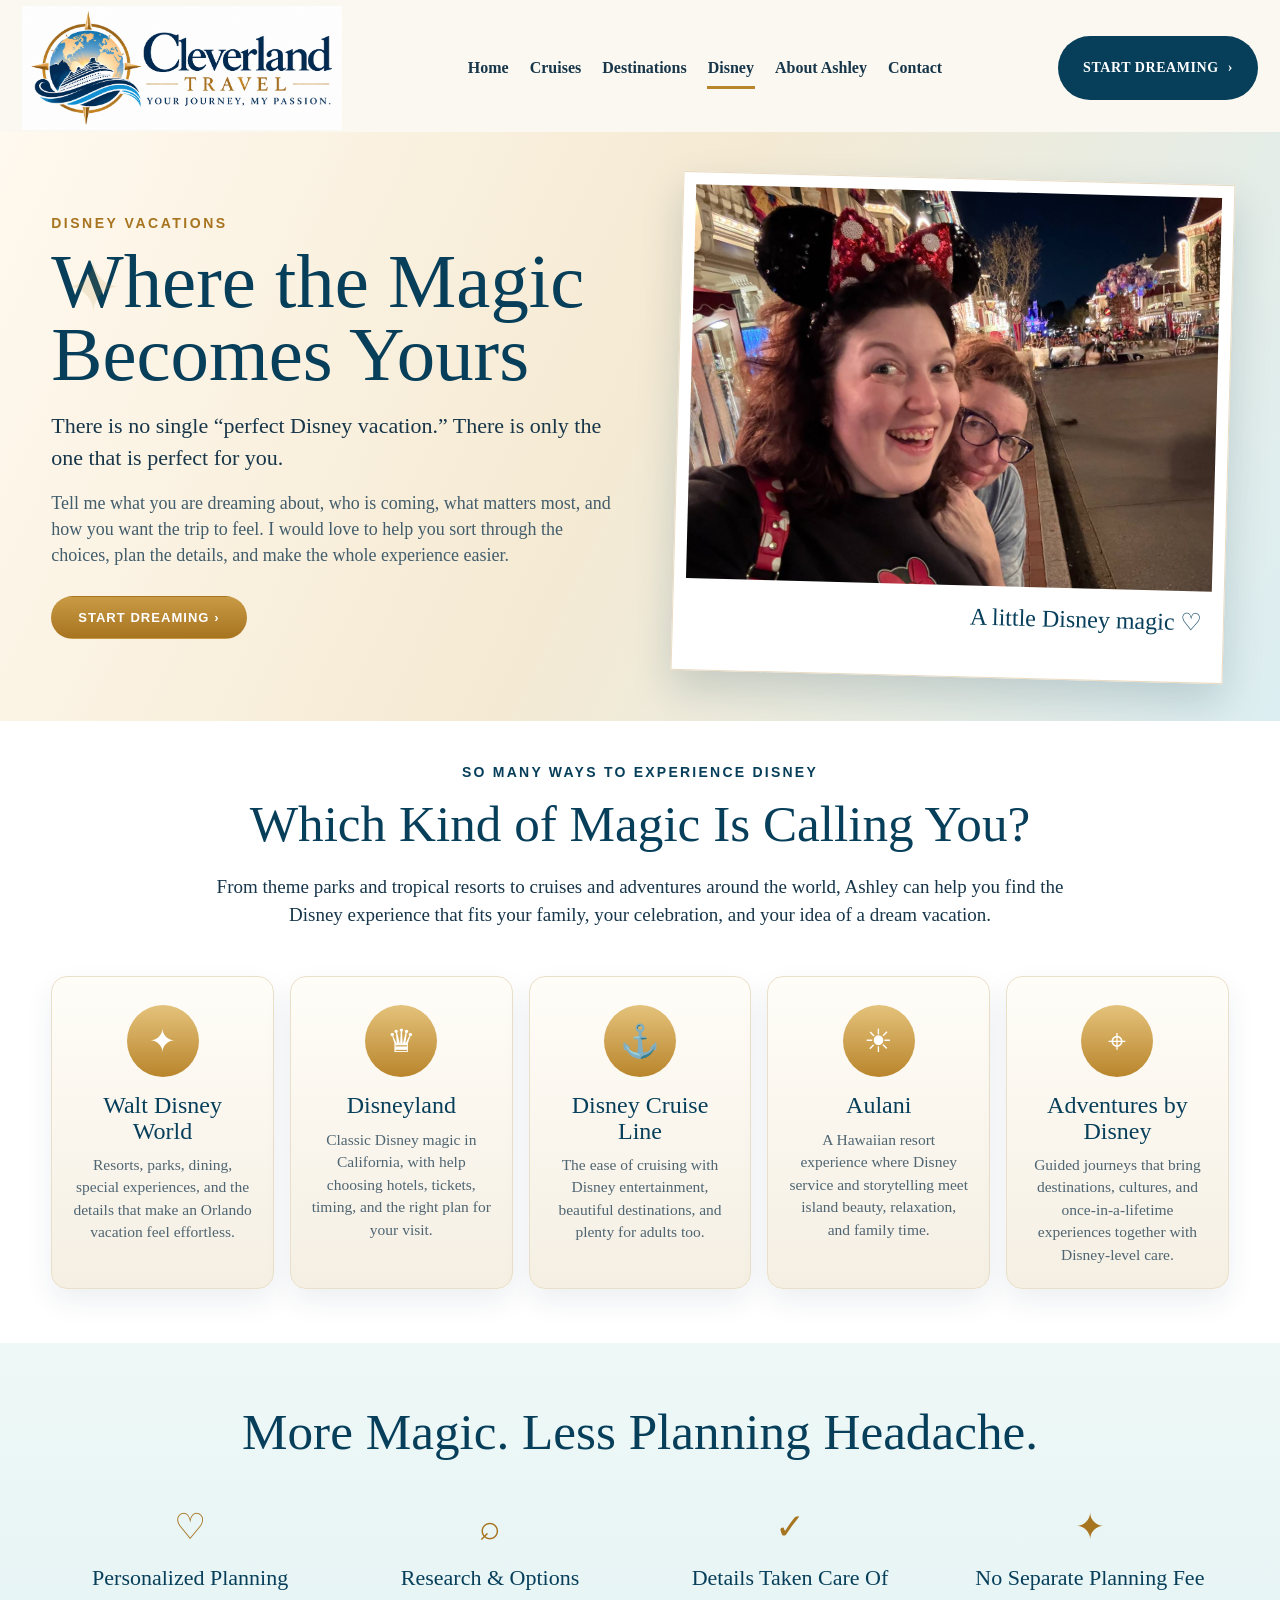
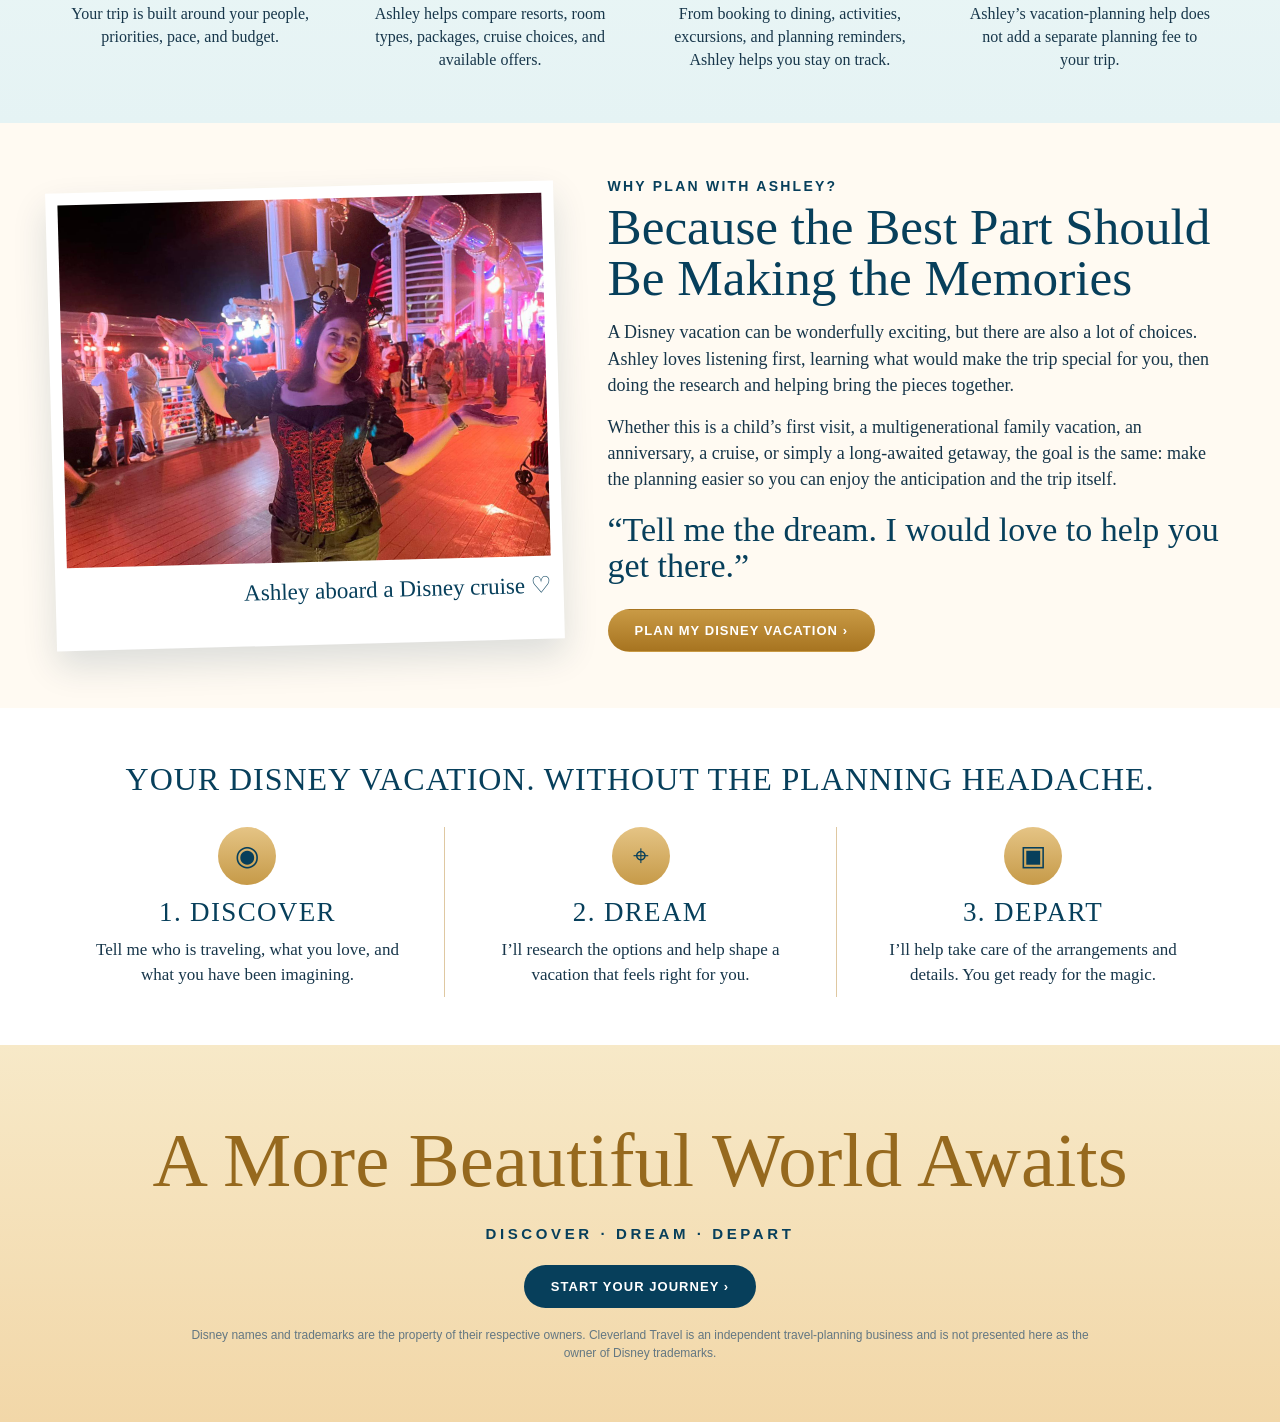
<file: disney.html>
<!doctype html>
<html lang="en">
<head>
<meta charset="utf-8">
<meta name="viewport" content="width=device-width, initial-scale=1">
<title>Disney Vacations | Cleverland Travel</title>
<link rel="stylesheet" href="styles.css">
</head>
<body class="disney-page">
<header class="site-header">
<div class="header-inner">
<a class="brand" href="index.html" aria-label="Cleverland Travel home">
<img src="assets/cleverland-logo-approved.png" alt="Cleverland Travel — Your Journey, My Passion">
</a>
<button class="menu-toggle" type="button" aria-label="Open navigation" aria-expanded="false"><span></span><span></span><span></span></button>
<nav class="main-nav" aria-label="Main navigation"><a href="index.html">Home</a>
<a href="cruises.html">Cruises</a>
<a href="destinations.html">Destinations</a>
<a class="active" href="disney.html">Disney</a>
<a href="about.html">About Ashley</a>
<a href="contact.html">Contact</a></nav>
<a class="cta" href="contact.html">START DREAMING <span aria-hidden="true">›</span></a>
</div>
</header>
<main>
<section class="disney-hero">
  <div class="container disney-hero-grid">
    <div>
      <div class="disney-kicker">Disney Vacations</div>
      <h1>Where the Magic<br>Becomes Yours</h1>
      <p class="lead">There is no single “perfect Disney vacation.” There is only the one that is perfect for you.</p>
      <p class="sublead">Tell me what you are dreaming about, who is coming, what matters most, and how you want the trip to feel. I would love to help you sort through the choices, plan the details, and make the whole experience easier.</p>
      <a class="btn btn-gold" href="contact.html">Start Dreaming ›</a>
    </div>
    <div class="disney-photo-frame">
      <img src="assets/ashley-disney-main.jpg" alt="Ashley enjoying a Disney vacation">
      <div class="disney-photo-caption">A little Disney magic ♡</div>
    </div>
  </div>
</section>

<section class="disney-intro">
  <div class="container">
    <div class="eyebrow">So Many Ways to Experience Disney</div>
    <h2>Which Kind of Magic Is Calling You?</h2>
    <p>From theme parks and tropical resorts to cruises and adventures around the world, Ashley can help you find the Disney experience that fits your family, your celebration, and your idea of a dream vacation.</p>
  </div>
</section>

<section class="disney-options">
  <div class="container disney-cards">
    <article class="disney-card"><div class="disney-icon">✦</div><h3>Walt Disney World</h3><p>Resorts, parks, dining, special experiences, and the details that make an Orlando vacation feel effortless.</p></article>
    <article class="disney-card"><div class="disney-icon">♛</div><h3>Disneyland</h3><p>Classic Disney magic in California, with help choosing hotels, tickets, timing, and the right plan for your visit.</p></article>
    <article class="disney-card"><div class="disney-icon">⚓</div><h3>Disney Cruise Line</h3><p>The ease of cruising with Disney entertainment, beautiful destinations, and plenty for adults too.</p></article>
    <article class="disney-card"><div class="disney-icon">☀</div><h3>Aulani</h3><p>A Hawaiian resort experience where Disney service and storytelling meet island beauty, relaxation, and family time.</p></article>
    <article class="disney-card"><div class="disney-icon">⌖</div><h3>Adventures by Disney</h3><p>Guided journeys that bring destinations, cultures, and once-in-a-lifetime experiences together with Disney-level care.</p></article>
  </div>
</section>

<section class="disney-planning">
  <div class="container">
    <h2>More Magic. Less Planning Headache.</h2>
    <div class="disney-benefits">
      <article class="disney-benefit"><div class="mini">♡</div><h3>Personalized Planning</h3><p>Your trip is built around your people, priorities, pace, and budget.</p></article>
      <article class="disney-benefit"><div class="mini">⌕</div><h3>Research & Options</h3><p>Ashley helps compare resorts, room types, packages, cruise choices, and available offers.</p></article>
      <article class="disney-benefit"><div class="mini">✓</div><h3>Details Taken Care Of</h3><p>From booking to dining, activities, excursions, and planning reminders, Ashley helps you stay on track.</p></article>
      <article class="disney-benefit"><div class="mini">✦</div><h3>No Separate Planning Fee</h3><p>Ashley’s vacation-planning help does not add a separate planning fee to your trip.</p></article>
    </div>
  </div>
</section>

<section class="disney-story">
  <div class="container disney-story-grid">
    <div class="disney-story-photo">
      <img src="assets/ashley-disney-cruise.jpg" alt="Ashley enjoying Disney Cruise Line">
      <div class="cap">Ashley aboard a Disney cruise ♡</div>
    </div>
    <div>
      <div class="eyebrow">Why Plan With Ashley?</div>
      <h2>Because the Best Part Should Be Making the Memories</h2>
      <p>A Disney vacation can be wonderfully exciting, but there are also a lot of choices. Ashley loves listening first, learning what would make the trip special for you, then doing the research and helping bring the pieces together.</p>
      <p>Whether this is a child’s first visit, a multigenerational family vacation, an anniversary, a cruise, or simply a long-awaited getaway, the goal is the same: make the planning easier so you can enjoy the anticipation and the trip itself.</p>
      <div class="disney-quote">“Tell me the dream. I would love to help you get there.”</div>
      <a class="btn btn-gold" href="contact.html">Plan My Disney Vacation ›</a>
    </div>
  </div>
</section>

<section class="disney-steps">
  <div class="container">
    <h2>YOUR DISNEY VACATION. WITHOUT THE PLANNING HEADACHE.</h2>
    <div class="steps">
      <article class="step"><div class="step-icon">◉</div><h3>1. DISCOVER</h3><p>Tell me who is traveling, what you love, and what you have been imagining.</p></article>
      <article class="step"><div class="step-icon">⌖</div><h3>2. DREAM</h3><p>I’ll research the options and help shape a vacation that feels right for you.</p></article>
      <article class="step"><div class="step-icon">▣</div><h3>3. DEPART</h3><p>I’ll help take care of the arrangements and details. You get ready for the magic.</p></article>
    </div>
  </div>
</section>

<section class="disney-close">
  <h2>A More Beautiful World Awaits</h2>
  <div class="ddd">Discover · Dream · Depart</div>
  <a class="btn" style="background:#073f5b;color:white" href="contact.html">Start Your Journey ›</a>
  <p class="disney-disclaimer">Disney names and trademarks are the property of their respective owners. Cleverland Travel is an independent travel-planning business and is not presented here as the owner of Disney trademarks.</p>
</section>
</main>
<script src="mobile.js"></script>
</body>
</html>
</file>
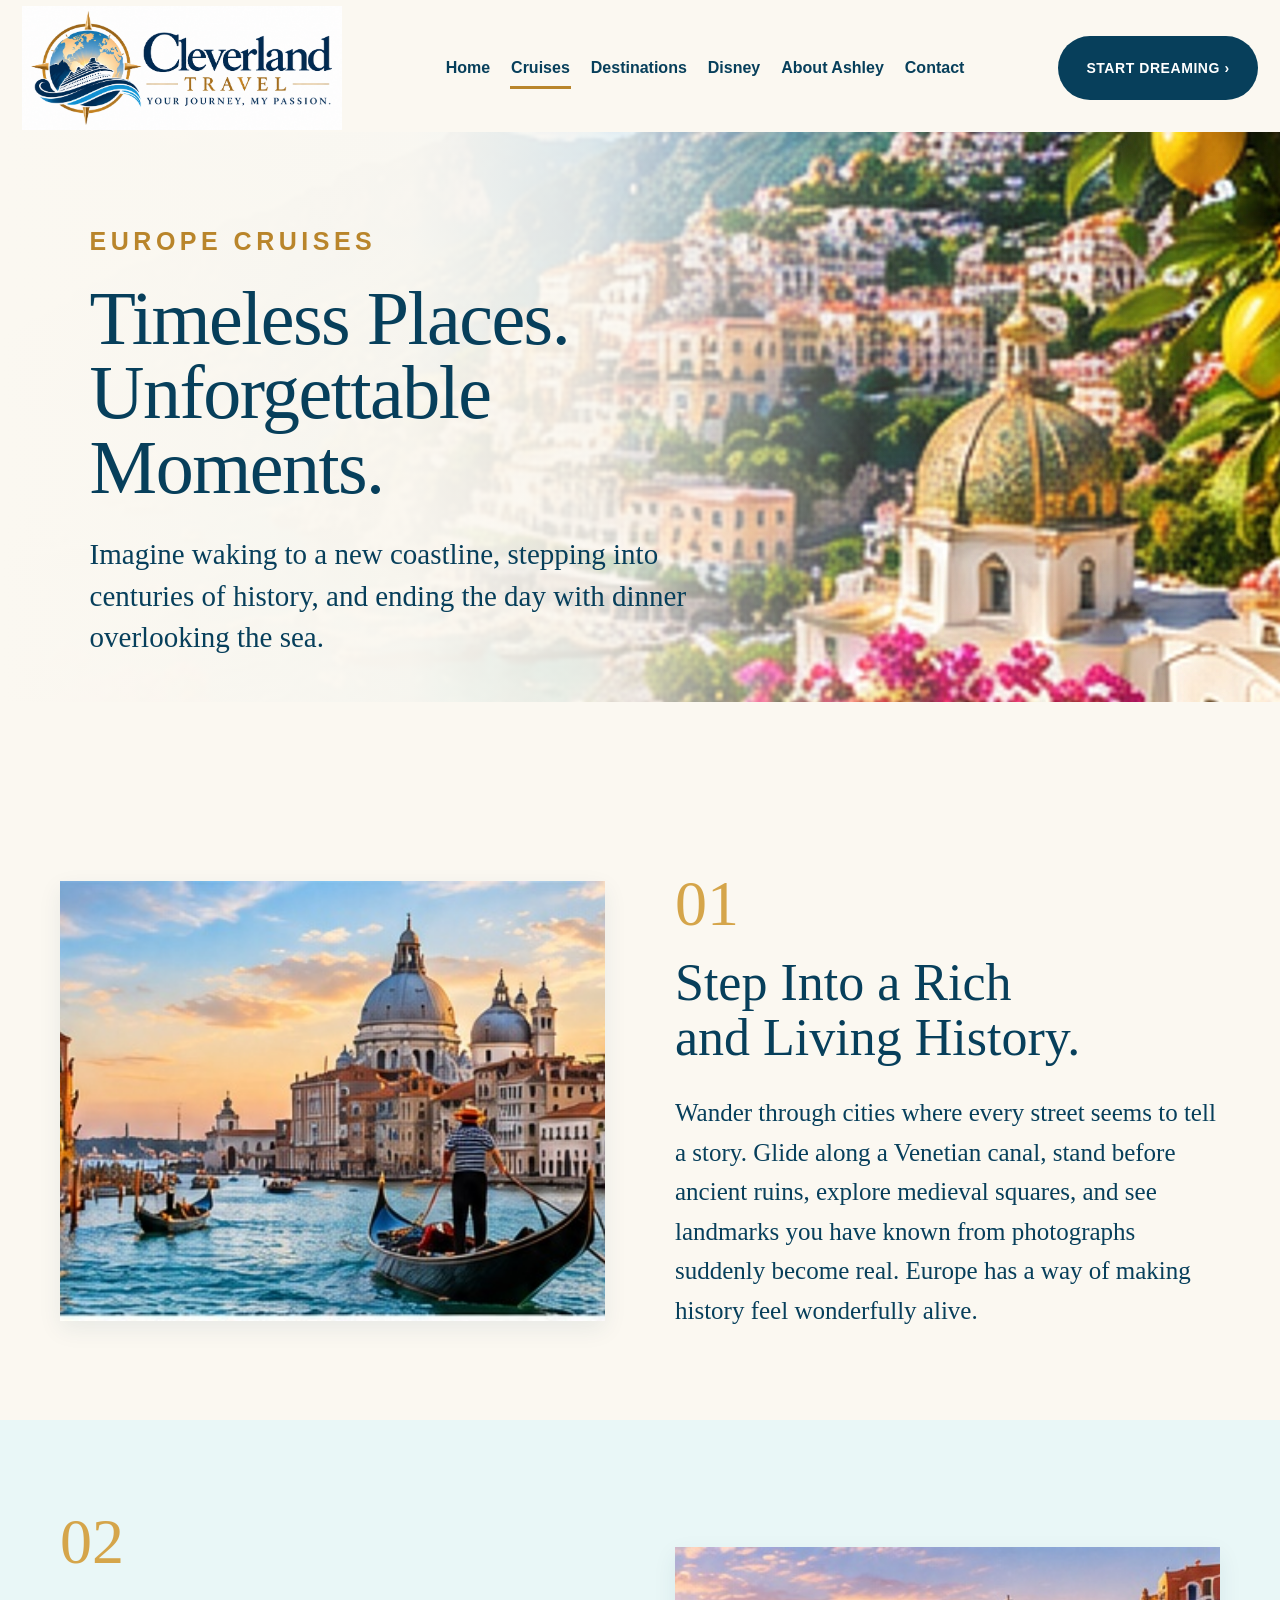
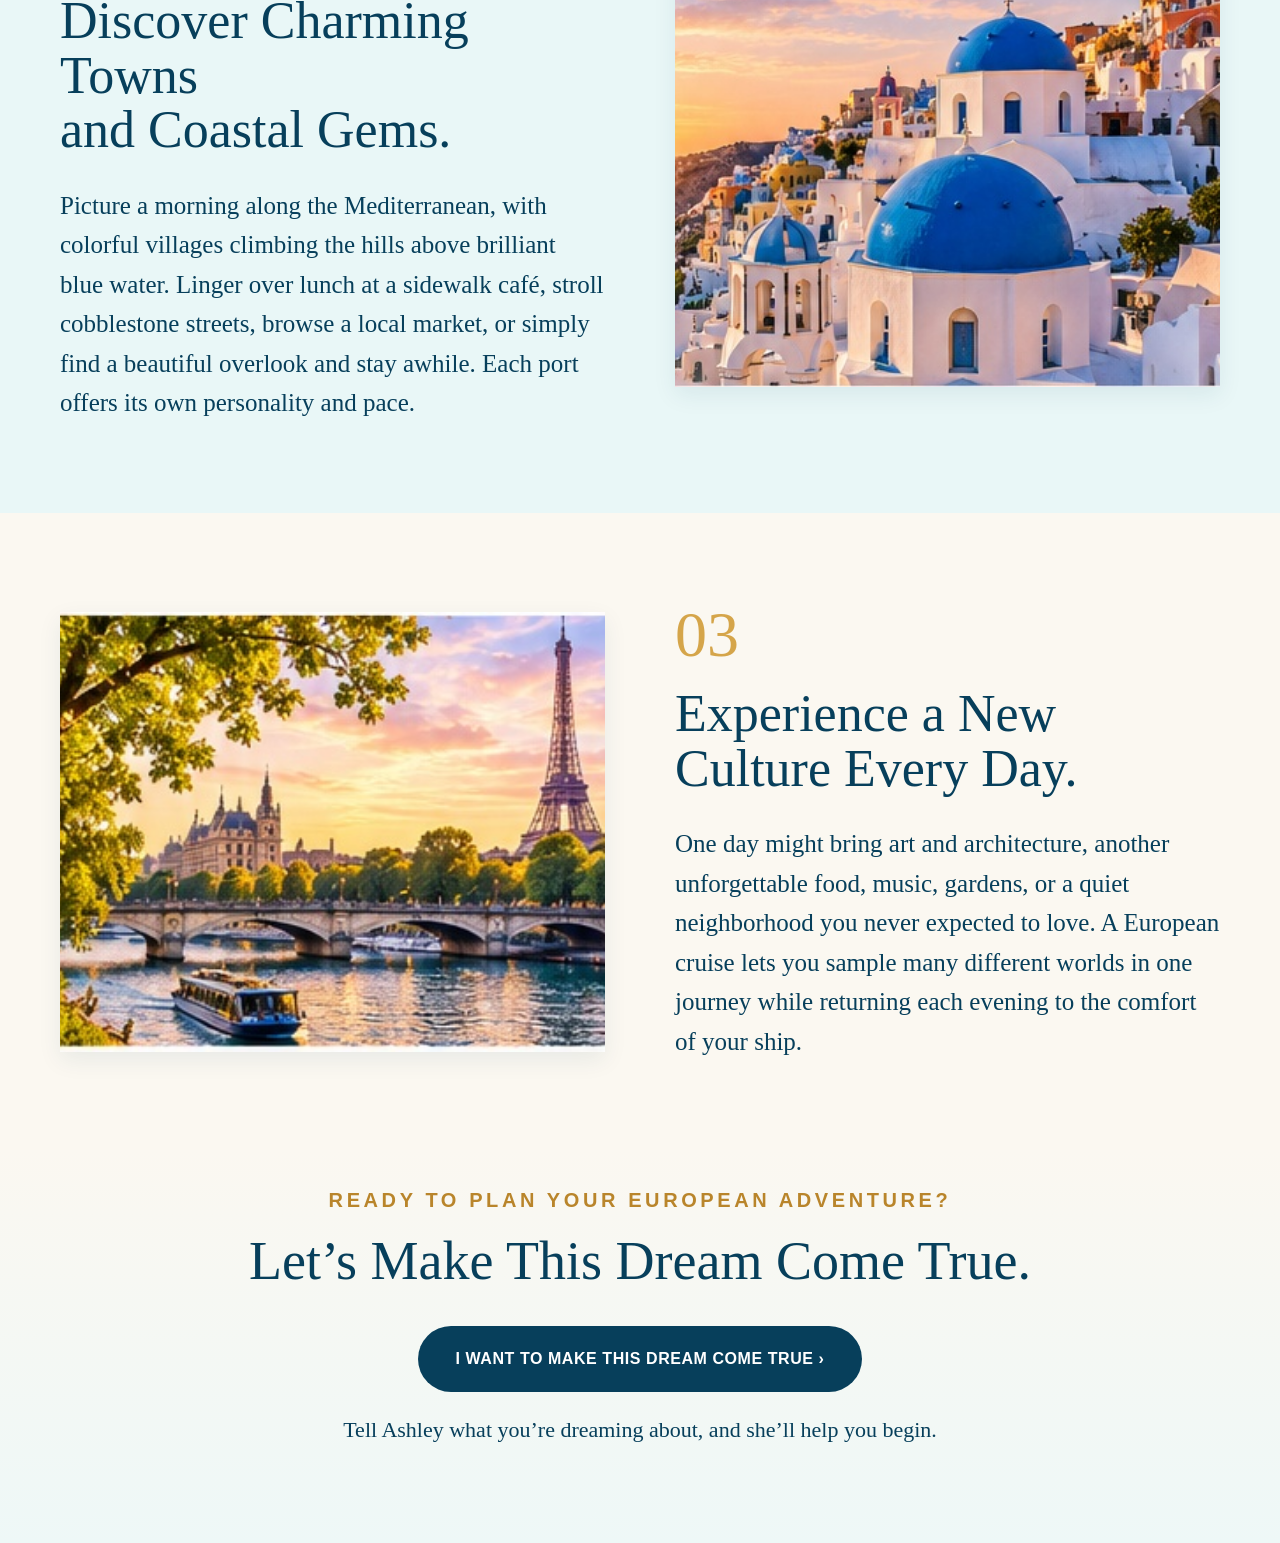
<file: europe.html>
<!doctype html>
<html lang="en"><head><meta charset="utf-8"><meta name="viewport" content="width=device-width,initial-scale=1">
<title>Europe Cruises | Cleverland Travel</title><link rel="stylesheet" href="styles.css">
<style>
/* Europe destination page: isolated styles so locked pages remain untouched. */
.europe-page{background:#fbf8f1;color:#073f5b;font-family:Georgia,'Times New Roman',serif}
.eu-hero{position:relative;height:650px;overflow:hidden;background:#fbf8f1}
.eu-hero>img{position:absolute;inset:0;width:100%;height:100%;object-fit:cover;object-position:center}
.eu-hero:after{content:"";position:absolute;inset:0;background:linear-gradient(90deg,rgba(251,248,241,1) 0%,rgba(251,248,241,.98) 32%,rgba(251,248,241,.88) 46%,rgba(251,248,241,.20) 68%,rgba(251,248,241,0) 100%)}
.eu-overlay{position:relative;z-index:2;max-width:760px;padding:95px 0 0 7%;}
.eu-eyebrow{font-family:Arial,Helvetica,sans-serif;color:#b9852b;font-weight:800;letter-spacing:.18em;font-size:25px;margin-bottom:25px}
.eu-overlay h1{font-size:76px;line-height:.98;font-weight:500;margin:0 0 30px;letter-spacing:-.02em}
.eu-overlay p{font-size:29px;line-height:1.42;margin:0;max-width:700px}
.eu-story{display:grid;grid-template-columns:1fr 1fr;gap:70px;align-items:center;max-width:1420px;margin:0 auto;padding:90px 60px}
.eu-story:last-of-type{padding-bottom:38px}
.eu-story.blue{max-width:none;background:#e9f7f7;padding-left:max(60px,calc((100% - 1420px)/2 + 60px));padding-right:max(60px,calc((100% - 1420px)/2 + 60px))}
.eu-img img{display:block;width:100%;height:440px;object-fit:cover;box-shadow:0 8px 22px rgba(7,63,91,.08)}
.eu-copy .num{display:block;color:#d5a54a;font-size:64px;line-height:1;margin-bottom:20px}
.eu-copy h2{font-size:52px;line-height:1.05;font-weight:500;margin:0 0 28px}
.eu-copy p{font-size:25px;line-height:1.58;margin:0;max-width:610px}
.eu-final{text-align:center;padding:38px 30px 100px;background:linear-gradient(#fbf8f1,#eef8f7)}
.eu-final .eu-eyebrow{font-size:20px;margin-bottom:18px}.eu-final h2{font-size:54px;font-weight:500;margin:0 0 34px}
.eu-final a{display:inline-flex;align-items:center;justify-content:center;min-height:66px;padding:0 38px;border-radius:999px;background:#073f5b;color:#fff;font-family:Arial,Helvetica,sans-serif;font-weight:800;letter-spacing:.035em;font-size:16px}
.eu-final p{font-size:22px;margin:25px 0 0}
@media(max-width:900px){.eu-hero{height:auto;min-height:650px}.eu-hero:after{background:rgba(251,248,241,.86)}.eu-overlay{padding:70px 28px}.eu-overlay h1{font-size:52px}.eu-overlay p{font-size:23px}.eu-story,.eu-story.blue{grid-template-columns:1fr;gap:35px;padding:55px 28px}.eu-story.blue .eu-copy{order:2}.eu-story.blue .eu-img{order:1}.eu-img img{height:330px}.eu-copy h2{font-size:42px}.eu-copy p{font-size:21px}.eu-final h2{font-size:42px}}
</style></head>
<body>
<header class="site-header"><div class="header-inner">
<a class="brand" href="index.html"><img src="assets/cleverland-logo-approved.png" alt="Cleverland Travel"></a>
<nav class="main-nav"><a href="index.html">Home</a><a class="active" href="cruises.html">Cruises</a><a href="destinations.html">Destinations</a><a href="disney.html">Disney</a><a href="about.html">About Ashley</a><a href="contact.html">Contact</a></nav>
<a class="cta" href="contact.html">START DREAMING ›</a></div></header>
<main class="europe-page europe-page">
<section class="eu-hero europe-hero"><img src="assets/europe-hero-clean.jpg" alt="Santorini at sunset"><div class="eu-overlay"><div class="eu-eyebrow">EUROPE CRUISES</div><h1>Timeless Places.<br>Unforgettable Moments.</h1><p>Imagine waking to a new coastline, stepping into centuries of history, and ending the day with dinner overlooking the sea.</p></div></section>
<section class="eu-story"><div class="eu-img"><img src="assets/europe-history.jpg" alt="Gondola on a Venetian canal"></div><div class="eu-copy"><span class="num">01</span><h2>Step Into a Rich<br>and Living History.</h2><p>Wander through cities where every street seems to tell a story. Glide along a Venetian canal, stand before ancient ruins, explore medieval squares, and see landmarks you have known from photographs suddenly become real. Europe has a way of making history feel wonderfully alive.</p></div></section>
<section class="eu-story blue"><div class="eu-copy"><span class="num">02</span><h2>Discover Charming Towns<br>and Coastal Gems.</h2><p>Picture a morning along the Mediterranean, with colorful villages climbing the hills above brilliant blue water. Linger over lunch at a sidewalk café, stroll cobblestone streets, browse a local market, or simply find a beautiful overlook and stay awhile. Each port offers its own personality and pace.</p></div><div class="eu-img"><img src="assets/europe-coast.jpg" alt="Colorful Mediterranean coastal village"></div></section>
<section class="eu-story"><div class="eu-img"><img src="assets/europe-culture.jpg" alt="Paris and the Eiffel Tower beside the Seine"></div><div class="eu-copy"><span class="num">03</span><h2>Experience a New<br>Culture Every Day.</h2><p>One day might bring art and architecture, another unforgettable food, music, gardens, or a quiet neighborhood you never expected to love. A European cruise lets you sample many different worlds in one journey while returning each evening to the comfort of your ship.</p></div></section>
<section class="eu-final"><div class="eu-eyebrow">READY TO PLAN YOUR EUROPEAN ADVENTURE?</div><h2>Let’s Make This Dream Come True.</h2><a href="contact.html">I WANT TO MAKE THIS DREAM COME TRUE ›</a><p>Tell Ashley what you’re dreaming about, and she’ll help you begin.</p></section>
</main></body></html>
</file>
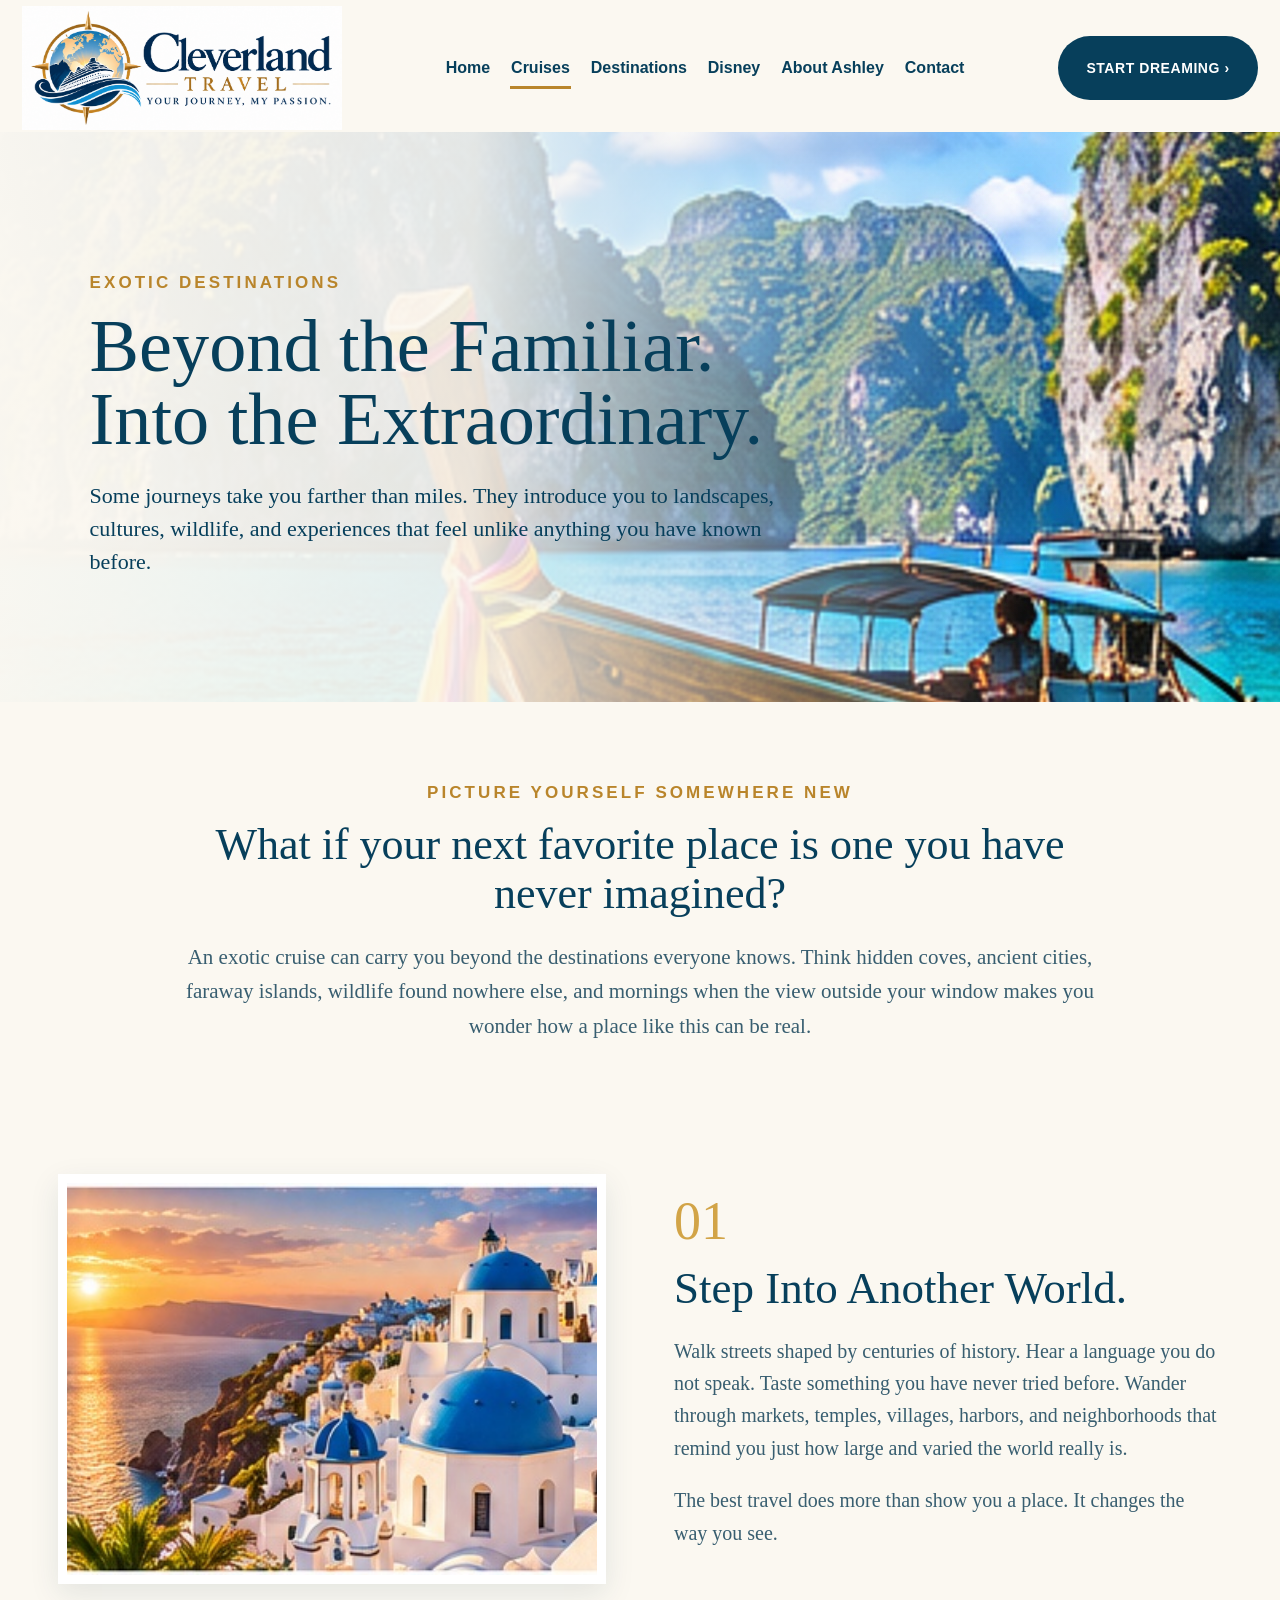
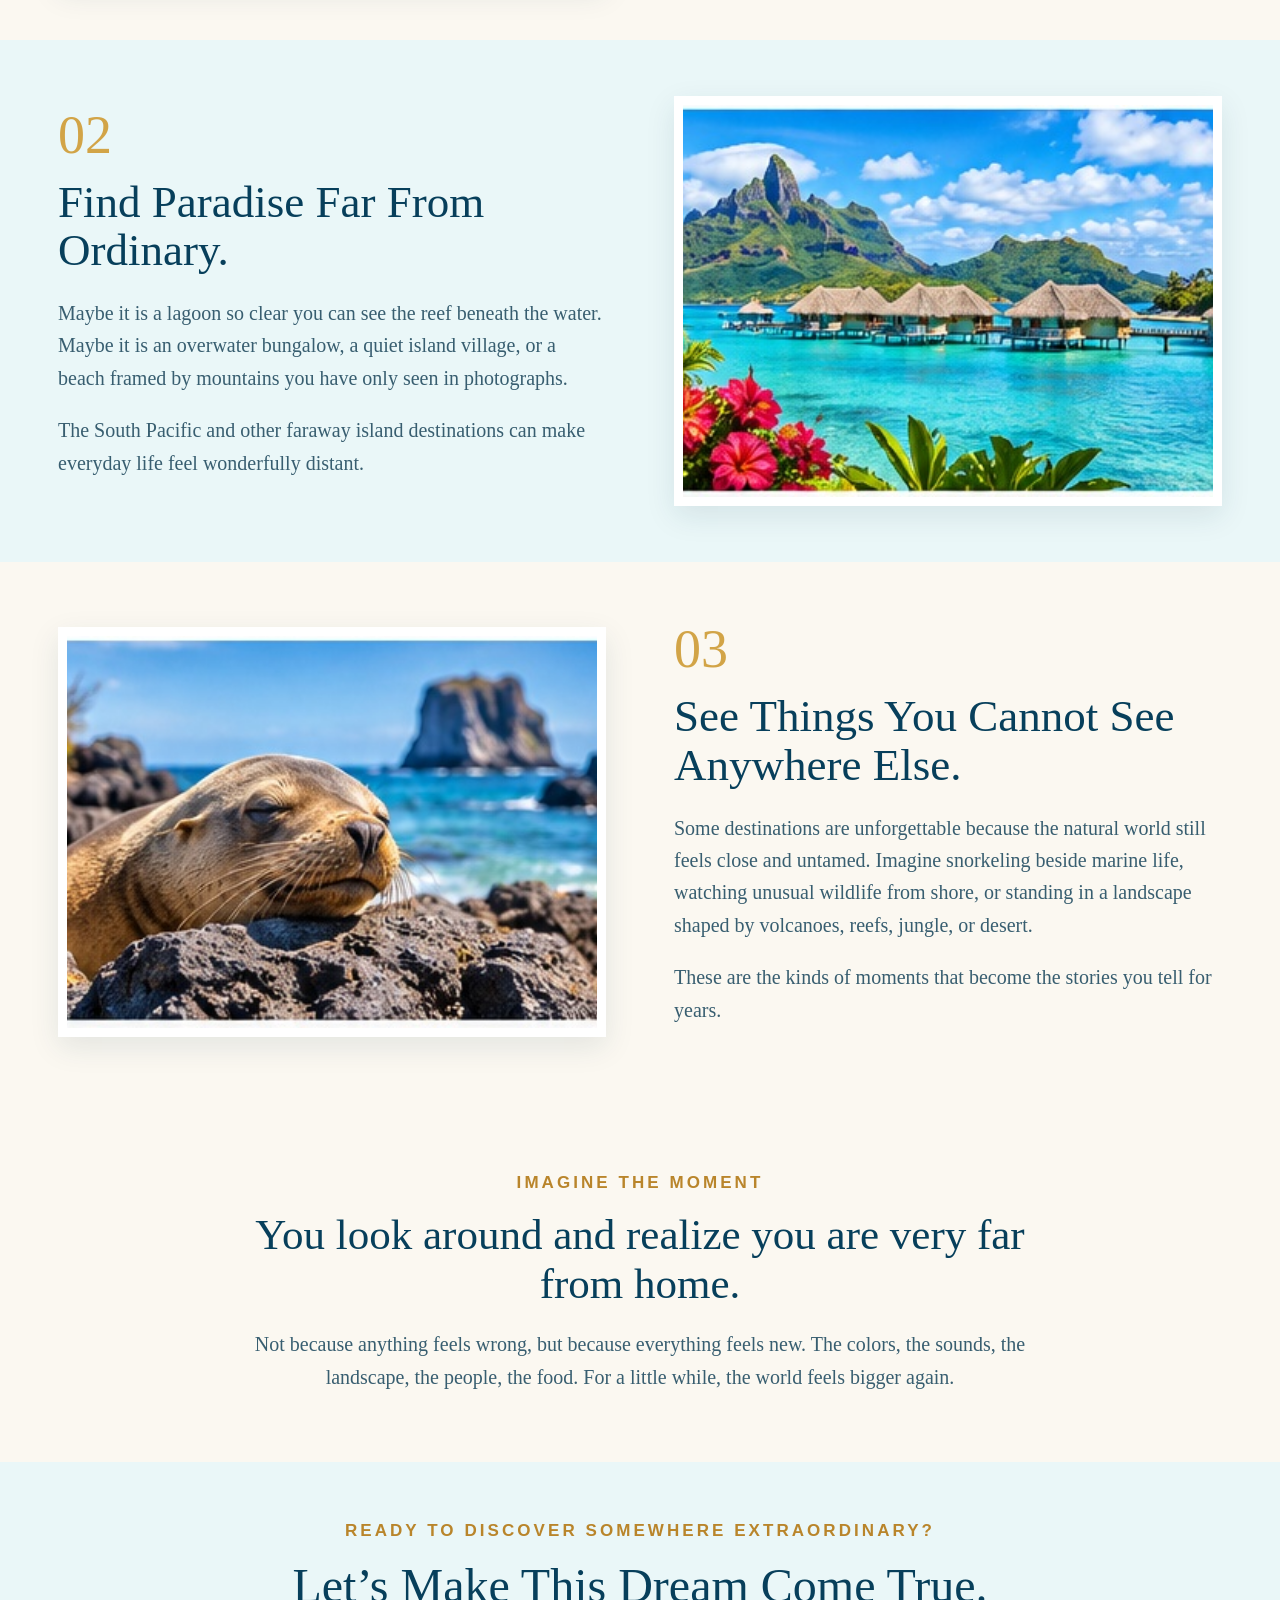
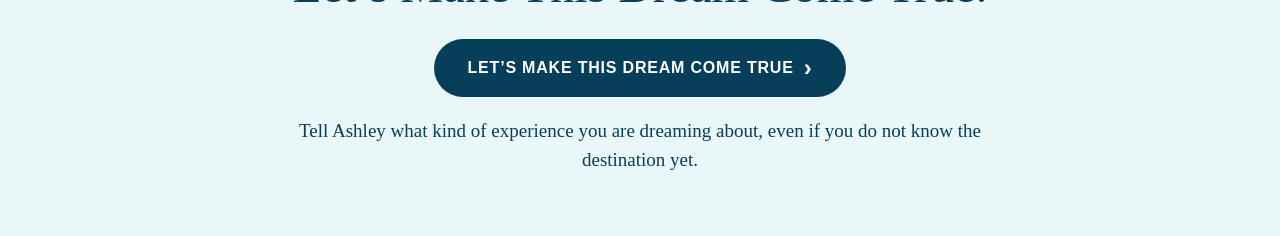
<file: exotic-destinations.html>
<!doctype html>
<html lang="en">
<head>
<meta charset="utf-8">
<meta name="viewport" content="width=device-width,initial-scale=1">
<title>Exotic Destinations Cruises | Cleverland Travel</title>
<link rel="stylesheet" href="styles.css">
</head>
<body>
<header class="site-header"><div class="header-inner">
<a class="brand" href="index.html"><img src="assets/cleverland-logo-approved.png" alt="Cleverland Travel"></a>
<nav class="main-nav"><a href="index.html">Home</a><a class="active" href="cruises.html">Cruises</a><a href="destinations.html">Destinations</a><a href="disney.html">Disney</a><a href="about.html">About Ashley</a><a href="contact.html">Contact</a></nav>
<a class="cta" href="contact.html">START DREAMING ›</a></div></header>

<main class="exotic-page">
  <section class="exotic-hero">
    <img src="assets/exotic-hero-clean.jpg" alt="Longtail boat on turquoise water beneath dramatic tropical cliffs">
    <div class="exotic-hero-copy">
      <p class="exotic-eyebrow">EXOTIC DESTINATIONS</p>
      <h1>Beyond the Familiar.<br>Into the Extraordinary.</h1>
      <p>Some journeys take you farther than miles. They introduce you to landscapes, cultures, wildlife, and experiences that feel unlike anything you have known before.</p>
    </div>
  </section>

  <section class="exotic-intro">
    <p class="exotic-eyebrow">PICTURE YOURSELF SOMEWHERE NEW</p>
    <h2>What if your next favorite place is one you have never imagined?</h2>
    <p>An exotic cruise can carry you beyond the destinations everyone knows. Think hidden coves, ancient cities, faraway islands, wildlife found nowhere else, and mornings when the view outside your window makes you wonder how a place like this can be real.</p>
  </section>

  <section class="exotic-story">
    <div class="exotic-photo"><img src="assets/exotic-culture.jpg" alt="Whitewashed island architecture glowing at sunset"></div>
    <div class="exotic-copy">
      <span>01</span>
      <h2>Step Into Another World.</h2>
      <p>Walk streets shaped by centuries of history. Hear a language you do not speak. Taste something you have never tried before. Wander through markets, temples, villages, harbors, and neighborhoods that remind you just how large and varied the world really is.</p>
      <p>The best travel does more than show you a place. It changes the way you see.</p>
    </div>
  </section>

  <section class="exotic-story exotic-blue reverse">
    <div class="exotic-copy">
      <span>02</span>
      <h2>Find Paradise Far From Ordinary.</h2>
      <p>Maybe it is a lagoon so clear you can see the reef beneath the water. Maybe it is an overwater bungalow, a quiet island village, or a beach framed by mountains you have only seen in photographs.</p>
      <p>The South Pacific and other faraway island destinations can make everyday life feel wonderfully distant.</p>
    </div>
    <div class="exotic-photo"><img src="assets/exotic-paradise.jpg" alt="Turquoise lagoon and overwater bungalows beneath a tropical mountain"></div>
  </section>

  <section class="exotic-story">
    <div class="exotic-photo"><img src="assets/exotic-wildlife.jpg" alt="Sea lion resting on volcanic rocks beside clear blue water"></div>
    <div class="exotic-copy">
      <span>03</span>
      <h2>See Things You Cannot See Anywhere Else.</h2>
      <p>Some destinations are unforgettable because the natural world still feels close and untamed. Imagine snorkeling beside marine life, watching unusual wildlife from shore, or standing in a landscape shaped by volcanoes, reefs, jungle, or desert.</p>
      <p>These are the kinds of moments that become the stories you tell for years.</p>
    </div>
  </section>

  <section class="exotic-moment">
    <p class="exotic-eyebrow">IMAGINE THE MOMENT</p>
    <h2>You look around and realize you are very far from home.</h2>
    <p>Not because anything feels wrong, but because everything feels new. The colors, the sounds, the landscape, the people, the food. For a little while, the world feels bigger again.</p>
  </section>

  <section class="exotic-final">
    <p class="exotic-eyebrow">READY TO DISCOVER SOMEWHERE EXTRAORDINARY?</p>
    <h2>Let’s Make This Dream Come True.</h2>
    <a href="contact.html">LET’S MAKE THIS DREAM COME TRUE <span>›</span></a>
    <p>Tell Ashley what kind of experience you are dreaming about, even if you do not know the destination yet.</p>
  </section>
</main>

<script src="mobile.js"></script>
</body>
</html>
</file>
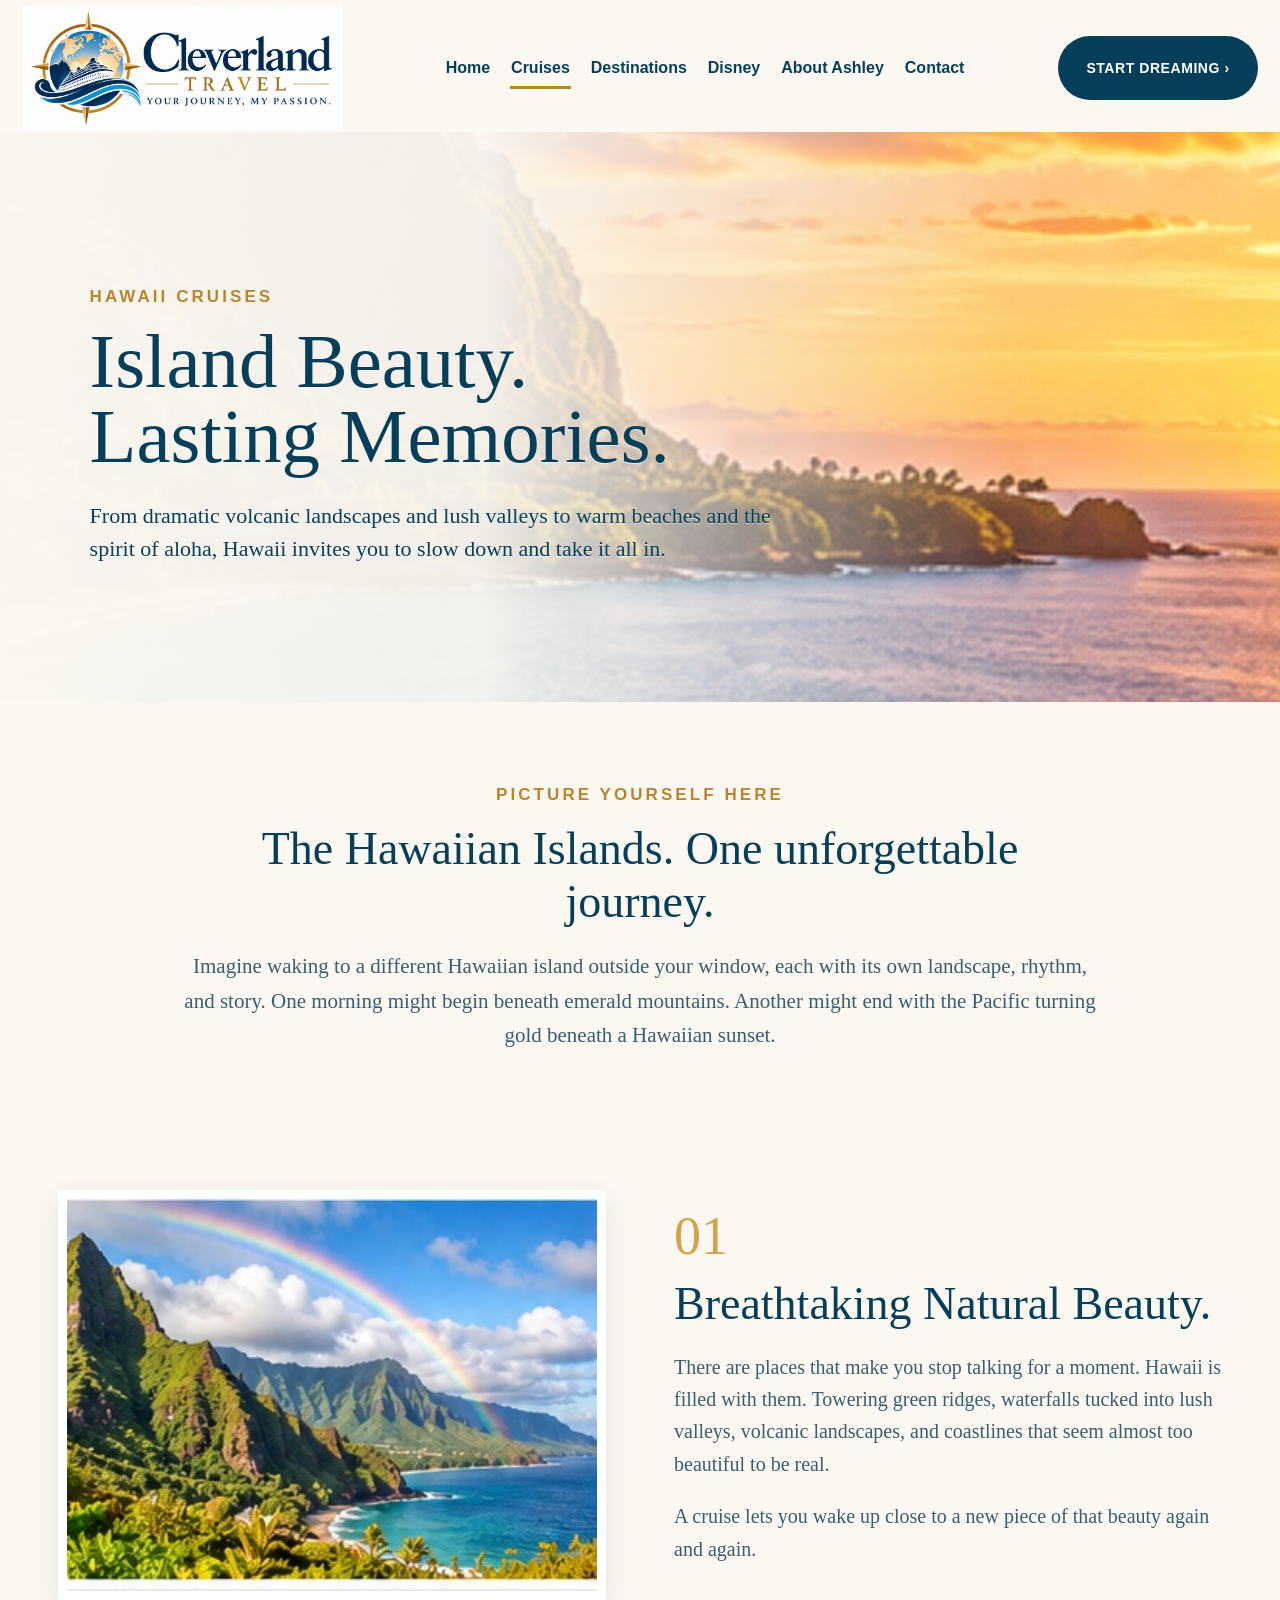
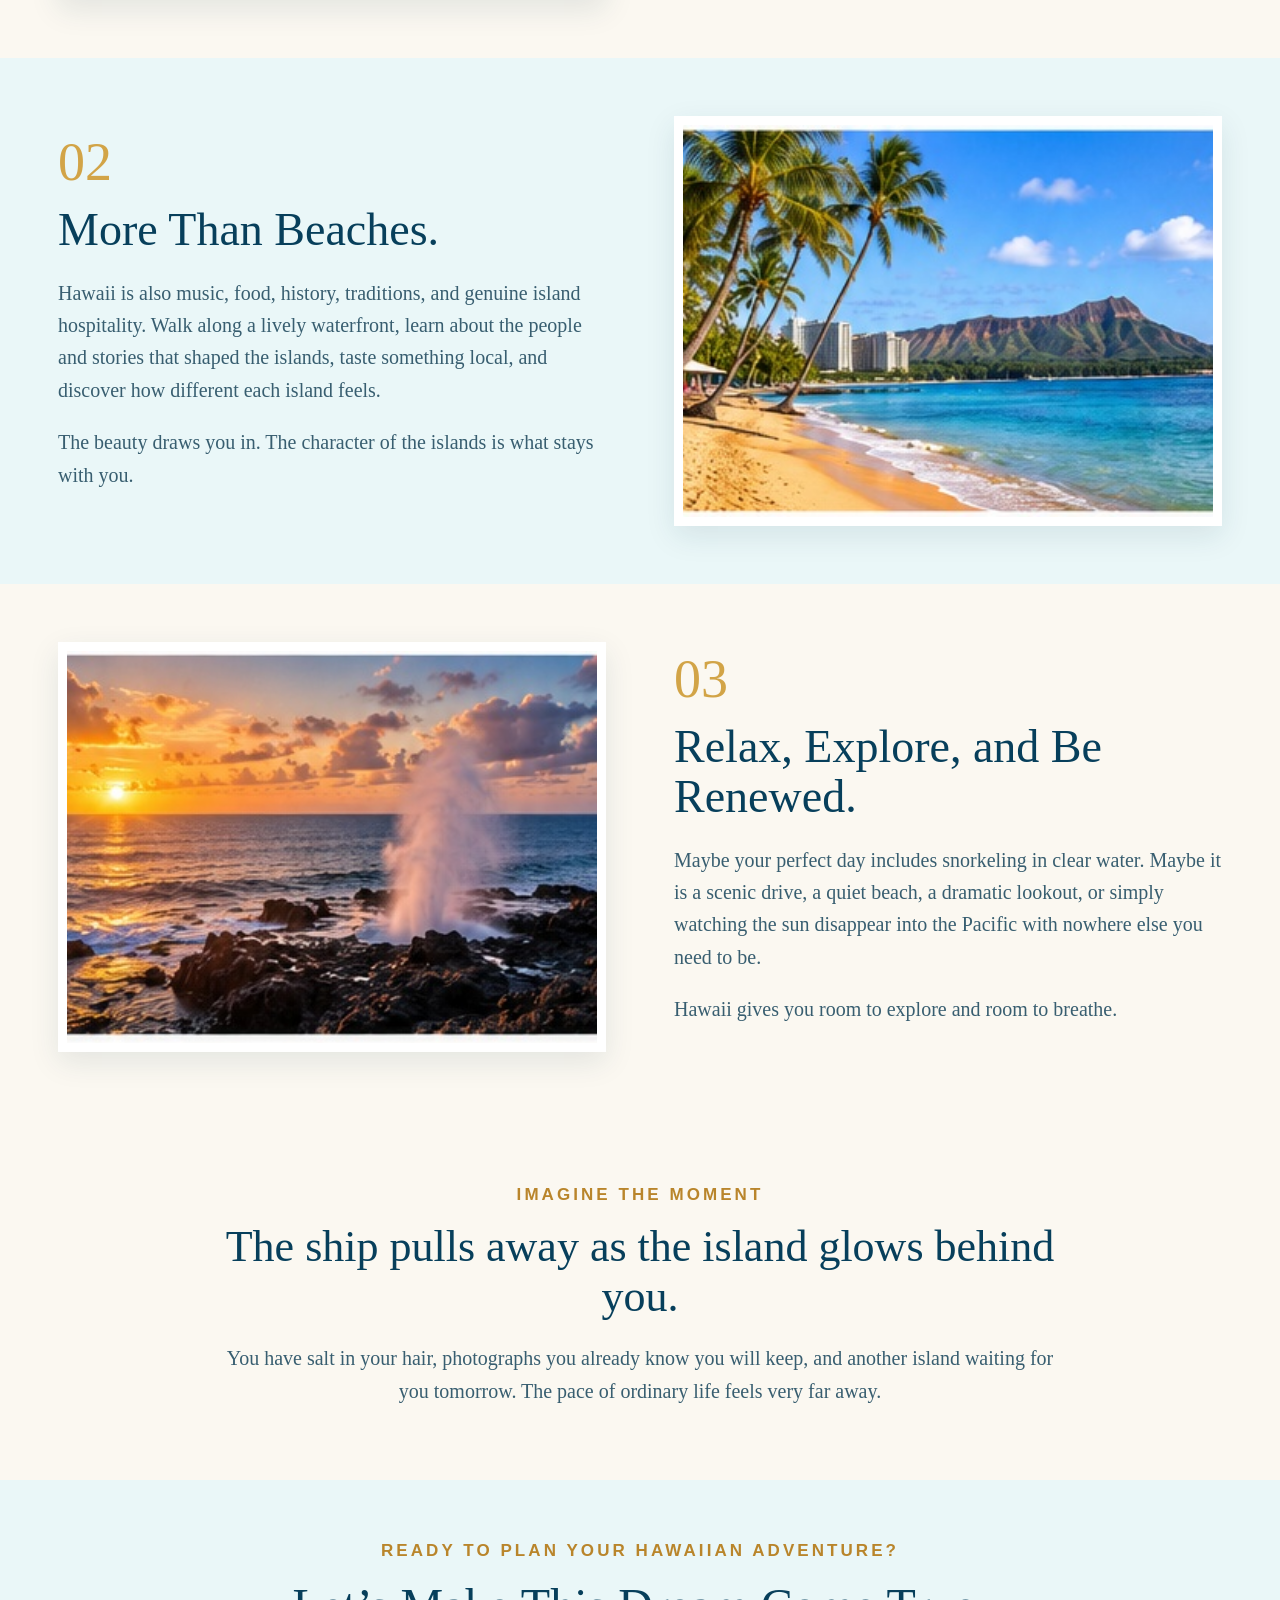
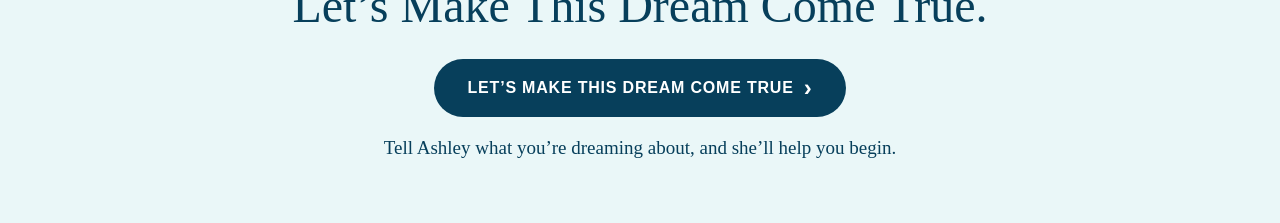
<file: hawaii.html>
<!doctype html>
<html lang="en">
<head>
<meta charset="utf-8">
<meta name="viewport" content="width=device-width,initial-scale=1">
<title>Hawaii Cruises | Cleverland Travel</title>
<link rel="stylesheet" href="styles.css">
</head>
<body>
<header class="site-header"><div class="header-inner">
<a class="brand" href="index.html"><img src="assets/cleverland-logo-approved.png" alt="Cleverland Travel"></a>
<nav class="main-nav"><a href="index.html">Home</a><a class="active" href="cruises.html">Cruises</a><a href="destinations.html">Destinations</a><a href="disney.html">Disney</a><a href="about.html">About Ashley</a><a href="contact.html">Contact</a></nav>
<a class="cta" href="contact.html">START DREAMING ›</a></div></header>

<main class="hawaii-page">
  <section class="hawaii-hero">
    <img src="assets/hawaii-hero-clean.jpg" alt="Dramatic Hawaiian coastline at sunset">
    <div class="hawaii-hero-copy">
      <p class="hawaii-eyebrow">HAWAII CRUISES</p>
      <h1>Island Beauty.<br>Lasting Memories.</h1>
      <p>From dramatic volcanic landscapes and lush valleys to warm beaches and the spirit of aloha, Hawaii invites you to slow down and take it all in.</p>
    </div>
  </section>

  <section class="hawaii-intro">
    <p class="hawaii-eyebrow">PICTURE YOURSELF HERE</p>
    <h2>The Hawaiian Islands. One unforgettable journey.</h2>
    <p>Imagine waking to a different Hawaiian island outside your window, each with its own landscape, rhythm, and story. One morning might begin beneath emerald mountains. Another might end with the Pacific turning gold beneath a Hawaiian sunset.</p>
  </section>

  <section class="hawaii-story">
    <div class="hawaii-photo"><img src="assets/hawaii-nature.jpg" alt="Lush Hawaiian mountains, rainbow and ocean"></div>
    <div class="hawaii-copy">
      <span>01</span>
      <h2>Breathtaking Natural Beauty.</h2>
      <p>There are places that make you stop talking for a moment. Hawaii is filled with them. Towering green ridges, waterfalls tucked into lush valleys, volcanic landscapes, and coastlines that seem almost too beautiful to be real.</p>
      <p>A cruise lets you wake up close to a new piece of that beauty again and again.</p>
    </div>
  </section>

  <section class="hawaii-story hawaii-blue reverse">
    <div class="hawaii-copy">
      <span>02</span>
      <h2>More Than Beaches.</h2>
      <p>Hawaii is also music, food, history, traditions, and genuine island hospitality. Walk along a lively waterfront, learn about the people and stories that shaped the islands, taste something local, and discover how different each island feels.</p>
      <p>The beauty draws you in. The character of the islands is what stays with you.</p>
    </div>
    <div class="hawaii-photo"><img src="assets/hawaii-culture.jpg" alt="Hawaiian beach and Diamond Head"></div>
  </section>

  <section class="hawaii-story">
    <div class="hawaii-photo"><img src="assets/hawaii-renew.jpg" alt="Hawaiian coastline glowing at sunset"></div>
    <div class="hawaii-copy">
      <span>03</span>
      <h2>Relax, Explore, and Be Renewed.</h2>
      <p>Maybe your perfect day includes snorkeling in clear water. Maybe it is a scenic drive, a quiet beach, a dramatic lookout, or simply watching the sun disappear into the Pacific with nowhere else you need to be.</p>
      <p>Hawaii gives you room to explore and room to breathe.</p>
    </div>
  </section>

  <section class="hawaii-moment">
    <p class="hawaii-eyebrow">IMAGINE THE MOMENT</p>
    <h2>The ship pulls away as the island glows behind you.</h2>
    <p>You have salt in your hair, photographs you already know you will keep, and another island waiting for you tomorrow. The pace of ordinary life feels very far away.</p>
  </section>

  <section class="hawaii-final">
    <p class="hawaii-eyebrow">READY TO PLAN YOUR HAWAIIAN ADVENTURE?</p>
    <h2>Let’s Make This Dream Come True.</h2>
    <a href="contact.html">LET’S MAKE THIS DREAM COME TRUE <span>›</span></a>
    <p>Tell Ashley what you’re dreaming about, and she’ll help you begin.</p>
  </section>
</main>

<script src="mobile.js"></script>
</body>
</html>
</file>
<file: styles.css>
:root{
  --cream:#fbf8f1;
  --navy:#073f5b;
  --gold:#b9852b;
}
*{box-sizing:border-box}
html,body{margin:0;padding:0}
body{background:#fff;color:var(--navy);font-family:Arial,Helvetica,sans-serif}
a{text-decoration:none;color:inherit}

/* LOCKED HEADER — do not alter */
.site-header{
  position:relative;
  z-index:10;
  height:132px;
  background:var(--cream);
}
.header-inner{
  max-width:1536px;
  height:100%;
  margin:0 auto;
  padding:6px 22px;
  display:grid;
  grid-template-columns:390px minmax(0,1fr) 235px;
  align-items:center;
  gap:24px;
}
.brand{display:flex;align-items:center;min-width:0}
.brand img{
  display:block;
  width:260px;
  max-width:100%;
  height:auto;
  object-fit:contain;
}
.main-nav{
  display:flex;
  justify-content:center;
  align-items:center;
  gap:28px;
  min-width:0;
  white-space:nowrap;
}
.main-nav a{
  position:relative;
  display:inline-flex;
  align-items:center;
  min-height:54px;
  padding:0 1px;
  font-size:18px;
  line-height:1;
  font-weight:800;
}
.main-nav a.active::after{
  content:"";
  position:absolute;
  left:0;
  right:0;
  bottom:6px;
  height:3px;
  background:var(--gold);
}
.cta{
  justify-self:end;
  display:inline-flex;
  align-items:center;
  justify-content:center;
  gap:9px;
  width:226px;
  min-height:64px;
  padding:0 20px;
  border-radius:999px;
  background:var(--navy);
  color:#fff;
  font-size:16px;
  font-weight:800;
  letter-spacing:.04em;
  white-space:nowrap;
}

.hero img,.page-image img{
  display:block;
  width:100%;
  height:auto;
}
.hero,.page-image{width:100%;overflow:hidden;background:#fff}

@media (max-width:1320px){
  .header-inner{grid-template-columns:335px minmax(0,1fr) 205px;gap:18px}
  .brand img{width:320px}
  .main-nav{gap:19px}
  .main-nav a{font-size:16px}
  .cta{width:200px;font-size:14px}
}
@media (max-width:1120px){
  .site-header{height:126px}
  .header-inner{
    grid-template-columns:290px minmax(0,1fr) 182px;
    gap:13px;padding-left:14px;padding-right:14px
  }
  .brand img{width:278px}
  .main-nav{gap:13px}
  .main-nav a{font-size:14px}
  .cta{width:178px;min-height:56px;font-size:12px}
}


/* ===== DISNEY PAGE ONLY — locked site header above remains unchanged ===== */
.disney-page{background:#fffaf2;color:#17364a;font-family:Georgia,'Times New Roman',serif;line-height:1.45}
.disney-page .container{width:min(1180px,92vw);margin:0 auto}
.disney-page .btn{display:inline-flex;align-items:center;justify-content:center;border-radius:999px;padding:14px 26px;border:1px solid transparent;font:700 13px/1 Arial,sans-serif;letter-spacing:.08em;text-transform:uppercase}
.disney-page .btn-gold{background:linear-gradient(180deg,#c99a45,#a77420);color:#fff}
.disney-page .eyebrow{font:700 14px/1 Arial,sans-serif;letter-spacing:.16em;text-transform:uppercase;color:#073f5b;margin-bottom:8px}
.disney-page h1,.disney-page h2,.disney-page h3{font-weight:400;color:#073f5b;margin:0}

.disney-hero{background:linear-gradient(115deg,#fff9ef 0%,#f5ead3 48%,#dceef2 100%);padding:46px 0 44px;overflow:hidden;position:relative}
.disney-hero:before{content:'✦';position:absolute;left:5%;top:18%;font-size:70px;color:rgba(184,134,46,.14)}
.disney-hero-grid{display:grid;grid-template-columns:1.02fr .98fr;gap:52px;align-items:center}
.disney-kicker{font:700 14px/1 Arial,sans-serif;text-transform:uppercase;letter-spacing:.18em;color:#a77420;margin-bottom:16px}
.disney-hero h1{font-size:clamp(48px,6vw,82px);line-height:.95;margin:0 0 18px}
.disney-hero .lead{font-size:22px;max-width:620px;margin:0 0 16px}
.disney-hero .sublead{font-size:18px;max-width:650px;color:#425d6c;margin:0 0 28px}
.disney-photo-frame{position:relative;background:#fff;padding:12px 12px 42px;box-shadow:0 18px 42px rgba(10,53,80,.18);transform:rotate(1.5deg);border:1px solid #eadbc2}
.disney-photo-frame img{width:100%;aspect-ratio:4/3;object-fit:cover;object-position:center 35%}
.disney-photo-caption{text-align:right;font-family:'Brush Script MT','Segoe Script',cursive;color:#073f5b;font-size:24px;padding:8px 8px 0}

.disney-intro{padding:44px 0 24px;text-align:center;background:#fff}
.disney-intro h2{font-size:clamp(34px,4vw,54px);margin-bottom:12px}
.disney-intro p{font-size:19px;max-width:850px;margin:0 auto}

.disney-options{padding:24px 0 54px;background:#fff}
.disney-cards{display:grid;grid-template-columns:repeat(5,1fr);gap:16px}
.disney-card{min-height:270px;padding:28px 20px 22px;border-radius:16px;border:1px solid #eadfc9;background:linear-gradient(180deg,#fffdf8,#f5efe3);text-align:center;box-shadow:0 12px 28px rgba(10,53,80,.08)}
.disney-icon{width:72px;height:72px;border-radius:50%;margin:0 auto 16px;display:grid;place-items:center;background:linear-gradient(180deg,#e4c27b,#b9852c);color:#fff;font-size:32px}
.disney-card h3{font-size:24px;line-height:1.05;margin-bottom:10px}
.disney-card p{font-size:15.5px;margin:0;color:#4f6572}

.disney-planning{padding:52px 0;background:linear-gradient(180deg,#eef8f7,#e5f3f4)}
.disney-planning h2{text-align:center;font-size:clamp(34px,4vw,52px);margin-bottom:32px}
.disney-benefits{display:grid;grid-template-columns:repeat(4,1fr);gap:22px}
.disney-benefit{text-align:center;padding:0 16px}
.disney-benefit .mini{font-size:36px;color:#a77420;margin-bottom:8px}
.disney-benefit h3{font-size:22px;margin-bottom:8px}
.disney-benefit p{font-size:16px;margin:0}

.disney-story{padding:56px 0;background:#fffaf2}
.disney-story-grid{display:grid;grid-template-columns:.9fr 1.1fr;gap:48px;align-items:center}
.disney-story-photo{background:#fff;padding:12px 12px 36px;box-shadow:0 16px 35px rgba(10,53,80,.14);transform:rotate(-1.5deg)}
.disney-story-photo img{width:100%;aspect-ratio:4/3;object-fit:cover}
.disney-story-photo .cap{font-family:'Brush Script MT','Segoe Script',cursive;text-align:right;font-size:23px;color:#073f5b;padding-top:7px}
.disney-story h2{font-size:clamp(36px,4vw,58px);line-height:1;margin-bottom:16px}
.disney-story p{font-size:18px;margin:0 0 16px}
.disney-quote{font-family:'Brush Script MT','Segoe Script',cursive;font-size:34px;line-height:1.05;color:#073f5b;margin:20px 0 26px}

.disney-steps{padding:48px 0;background:#fff}
.disney-steps h2{text-align:center;font-size:32px;letter-spacing:.03em;margin-bottom:24px}
.disney-page .steps{display:grid;grid-template-columns:repeat(3,1fr);gap:0}
.disney-page .step{text-align:center;padding:0 36px;min-height:170px}
.disney-page .step+.step{border-left:1px solid rgba(184,134,46,.45)}
.disney-page .step-icon{width:58px;height:58px;border-radius:50%;margin:0 auto 8px;background:linear-gradient(180deg,#e5c485,#c69a48);display:grid;place-items:center;font-size:28px;color:#073f5b}
.disney-page .step h3{font-size:27px;letter-spacing:.05em}
.disney-page .step p{font-size:17px;margin:6px auto 0;max-width:330px}

.disney-close{padding:60px 20px;text-align:center;background:linear-gradient(180deg,#f7e9c8,#f2d7a8)}
.disney-close h2{font-family:'Brush Script MT','Segoe Script',cursive;font-size:clamp(46px,6vw,78px);color:#96691e;margin-bottom:6px}
.disney-close .ddd{font:700 15px/1 Arial,sans-serif;letter-spacing:.24em;text-transform:uppercase;color:#073f5b;margin:10px 0 24px}
.disney-disclaimer{font:12px/1.5 Arial,sans-serif;color:#637782;max-width:920px;margin:18px auto 0}

@media(max-width:1050px){
  .disney-cards{grid-template-columns:repeat(3,1fr)}
  .disney-benefits{grid-template-columns:repeat(2,1fr);row-gap:28px}
}
@media(max-width:760px){
  .disney-hero-grid,.disney-story-grid{grid-template-columns:1fr}
  .disney-cards{grid-template-columns:1fr 1fr}
  .disney-benefits{grid-template-columns:1fr}
  .disney-photo-frame,.disney-story-photo{transform:none}
  .disney-page .steps{grid-template-columns:1fr}
  .disney-page .step{padding:20px 24px}
  .disney-page .step+.step{border-left:0;border-top:1px solid rgba(184,134,46,.35)}
}
@media(max-width:500px){.disney-cards{grid-template-columns:1fr}.disney-hero h1{font-size:48px}}


/* ===== ABOUT ASHLEY PAGE ONLY — locked site header above remains unchanged ===== */
.about-page{
  background:#fffaf2;
  color:#17364a;
  font-family:Georgia,'Times New Roman',serif;
  line-height:1.5;
}
.about-page .container{width:min(1180px,92vw);margin:0 auto}
.about-page h1,.about-page h2,.about-page h3{font-weight:400;color:#073f5b;margin:0}
.about-page .eyebrow{
  font:700 14px/1 Arial,sans-serif;
  letter-spacing:.17em;
  text-transform:uppercase;
  color:#a77420;
  margin-bottom:14px;
}
.about-page .btn{
  display:inline-flex;
  align-items:center;
  justify-content:center;
  border-radius:999px;
  padding:15px 28px;
  background:linear-gradient(180deg,#c99a45,#a77420);
  color:#fff;
  font:700 13px/1 Arial,sans-serif;
  letter-spacing:.08em;
  text-transform:uppercase;
}

/* Hero */
.about-hero{
  background:linear-gradient(115deg,#fffaf2 0%,#f7ecd8 52%,#e8f2f1 100%);
  padding:50px 0 54px;
}
.about-hero-grid{
  display:grid;
  grid-template-columns:.95fr 1.05fr;
  gap:54px;
  align-items:center;
}
.about-hero h1{
  font-size:clamp(44px,4.8vw,66px);
  line-height:.96;
  margin-bottom:22px;
}
.about-hero .lead{
  font-size:22px;
  max-width:610px;
  margin:0 0 18px;
}
.about-hero .copy{
  font-size:18px;
  color:#455f6c;
  margin:0 0 28px;
}
.about-hero-photo{
  background:#fff;
  padding:12px 12px 40px;
  box-shadow:0 18px 40px rgba(10,53,80,.16);
  transform:rotate(1.5deg);
}
.about-hero-photo img{
  width:100%;
  aspect-ratio:4/5;
  object-fit:cover;
  object-position:center 32%;
}
.about-photo-note{
  text-align:right;
  font-family:'Brush Script MT','Segoe Script',cursive;
  color:#073f5b;
  font-size:25px;
  padding:8px 8px 0;
}

/* Story */
.about-story{
  padding:60px 0;
  background:#fff;
}
.about-story-grid{
  display:grid;
  grid-template-columns:1.05fr .95fr;
  gap:54px;
  align-items:center;
}
.about-story h2{
  font-size:clamp(38px,4.5vw,58px);
  line-height:1.02;
  margin-bottom:18px;
}
.about-story p{
  font-size:18px;
  margin:0 0 16px;
}
.about-ireland{
  background:#fff;
  padding:10px 10px 34px;
  box-shadow:0 14px 34px rgba(10,53,80,.13);
  transform:rotate(-1.2deg);
}
.about-ireland img{
  width:100%;
  aspect-ratio:4/3;
  object-fit:cover;
}
.about-ireland .cap{
  font-family:'Brush Script MT','Segoe Script',cursive;
  font-size:24px;
  color:#073f5b;
  text-align:right;
  padding:7px 7px 0;
}

/* Why work with Ashley */
.about-values{
  padding:58px 0;
  background:linear-gradient(180deg,#eef7f6,#e7f1f1);
}
.about-values h2{
  text-align:center;
  font-size:clamp(38px,4.5vw,56px);
  margin-bottom:34px;
}
.about-values-grid{
  display:grid;
  grid-template-columns:repeat(4,1fr);
  gap:20px;
}
.about-value{
  text-align:center;
  background:rgba(255,255,255,.66);
  border:1px solid rgba(184,134,46,.25);
  border-radius:16px;
  padding:28px 18px;
}
.about-value .icon{
  width:64px;height:64px;border-radius:50%;
  margin:0 auto 14px;
  display:grid;place-items:center;
  background:linear-gradient(180deg,#e5c485,#c79a45);
  color:#073f5b;
  font-size:28px;
}
.about-value h3{font-size:24px;margin-bottom:8px}
.about-value p{font-size:15.5px;margin:0;color:#4a6370}

/* Personal montage */
.about-personal{
  padding:62px 0;
  background:#fffaf2;
}
.about-personal-grid{
  display:grid;
  grid-template-columns:.85fr 1.15fr;
  gap:54px;
  align-items:center;
}
.about-collage{
  display:grid;
  grid-template-columns:1fr 1fr;
  gap:14px;
}
.about-collage figure{
  margin:0;
  background:#fff;
  padding:9px 9px 28px;
  box-shadow:0 12px 28px rgba(10,53,80,.12);
}
.about-collage figure:nth-child(1){transform:rotate(-2deg)}
.about-collage figure:nth-child(2){transform:rotate(2deg)}
.about-collage img{
  width:100%;
  aspect-ratio:4/5;
  object-fit:cover;
}
.about-collage figcaption{
  font-family:'Brush Script MT','Segoe Script',cursive;
  color:#073f5b;
  font-size:21px;
  text-align:center;
  padding-top:5px;
}
.about-personal h2{
  font-size:clamp(38px,4.5vw,58px);
  line-height:1.03;
  margin-bottom:16px;
}
.about-personal p{font-size:18px;margin:0 0 16px}
.about-quote{
  font-family:'Brush Script MT','Segoe Script',cursive;
  font-size:36px;
  color:#073f5b;
  line-height:1.08;
  margin:22px 0 28px;
}

/* Process */
.about-process{
  padding:50px 0 56px;
  background:#fff;
}
.about-process h2{
  text-align:center;
  font-size:34px;
  margin-bottom:28px;
  letter-spacing:.02em;
}
.about-process-grid{
  display:grid;
  grid-template-columns:repeat(3,1fr);
}
.about-process .step{
  text-align:center;
  padding:0 34px;
}
.about-process .step+.step{
  border-left:1px solid rgba(184,134,46,.42);
}
.about-process .num{
  width:58px;height:58px;border-radius:50%;
  background:linear-gradient(180deg,#e4c47f,#c69742);
  display:grid;place-items:center;
  margin:0 auto 10px;
  color:#073f5b;
  font:700 21px/1 Arial,sans-serif;
}
.about-process h3{
  font-size:28px;
  letter-spacing:.04em;
}
.about-process p{
  font-size:17px;
  max-width:330px;
  margin:6px auto 0;
}

/* Closing */
.about-close{
  text-align:center;
  padding:62px 20px 68px;
  background:linear-gradient(180deg,#f6e6c5,#f1d3a0);
}
.about-close h2{
  font-family:'Brush Script MT','Segoe Script',cursive;
  font-size:clamp(48px,6vw,78px);
  color:#95691e;
  margin-bottom:6px;
}
.about-close .sub{
  font:700 15px/1 Arial,sans-serif;
  letter-spacing:.22em;
  text-transform:uppercase;
  color:#073f5b;
  margin:12px 0 26px;
}

@media(max-width:950px){
  .about-hero-grid,.about-story-grid,.about-personal-grid{grid-template-columns:1fr}
  .about-values-grid{grid-template-columns:1fr 1fr}
  .about-hero-photo,.about-ireland{transform:none}
}
@media(max-width:700px){
  .about-values-grid{grid-template-columns:1fr}
  .about-process-grid{grid-template-columns:1fr}
  .about-process .step{padding:20px 24px}
  .about-process .step+.step{border-left:0;border-top:1px solid rgba(184,134,46,.35)}
}


/* ===== Share Your Dream / Contact page ===== */
.dream-page{background:#fbf7ef;color:#123f59;}
.dream-intro{
  max-width:1480px;margin:0 auto;padding:72px 62px 64px;
  display:grid;grid-template-columns:minmax(0,1.25fr) minmax(320px,.75fr);
  gap:80px;align-items:center;
  background:linear-gradient(105deg,#fff9ed 0%,#fff9ed 58%,#eef7f5 100%);
}
.dream-intro-inner{max-width:760px;}
.dream-intro .eyebrow{font-family:Arial,sans-serif;font-size:18px;font-weight:800;letter-spacing:.2em;color:#ae771d;margin:0 0 20px;}
.dream-intro h1{font-family:Georgia,serif;font-size:clamp(56px,5.4vw,82px);line-height:.98;font-weight:400;margin:0 0 28px;color:#064865;}
.dream-intro .dream-lead{font-family:Georgia,serif;font-size:28px;line-height:1.35;font-weight:700;margin:0 0 16px;}
.dream-intro p{font-family:Georgia,serif;font-size:21px;line-height:1.55;margin:0;}
.dream-note{padding:10px 10px 0;}
.script-note{font-family:"Brush Script MT","Segoe Script",cursive!important;font-size:37px!important;line-height:1.22!important;transform:rotate(-5deg);color:#8a632d!important;margin:0 0 42px!important;text-align:center;}
.dream-note-card{background:#fff;border:1px solid #e8d9bf;padding:30px 34px;box-shadow:0 12px 30px rgba(39,55,61,.08);transform:rotate(1deg);}
.dream-note-card h2{font-family:Georgia,serif;font-weight:400;font-size:29px;margin:0 0 12px;color:#064865;}
.dream-note-card p{font-size:18px;line-height:1.5;}
.dream-form-section{max-width:1320px;margin:0 auto;padding:58px 62px 86px;}
.section-heading{text-align:center;margin-bottom:40px;}
.section-heading h2{font-family:Georgia,serif;font-weight:400;letter-spacing:.12em;font-size:31px;margin:0;display:inline-block;padding:0 24px;}
.section-heading span{display:inline-block;width:160px;height:1px;background:#b88936;vertical-align:middle;}
.section-heading p{font-family:Georgia,serif;font-size:19px;margin:12px 0 0;color:#45677a;}
.dream-form{background:#fff;padding:44px 48px 48px;border:1px solid #eadfcb;box-shadow:0 10px 30px rgba(38,53,61,.06);}
.form-grid{display:grid;grid-template-columns:1fr 1fr;gap:27px 32px;}
.dream-form label,.dream-options legend{font-family:Arial,sans-serif;font-size:13px;font-weight:800;letter-spacing:.11em;color:#73551e;}
.dream-form small{font-weight:500;letter-spacing:0;text-transform:none;color:#71808a;}
.dream-form input[type=text],.dream-form input[type=email],.dream-form input[type=tel],.dream-form textarea{
  width:100%;box-sizing:border-box;margin-top:9px;border:1px solid #cfc6b7;background:#fffdf9;
  padding:15px 16px;font-family:Georgia,serif;font-size:17px;color:#173f55;border-radius:2px;
}
.dream-form input:focus,.dream-form textarea:focus{outline:2px solid rgba(180,132,43,.28);border-color:#b4842b;}
.dream-options{border:0;padding:0;margin:34px 0 32px;}
.dream-options legend{margin-bottom:15px;}
.option-grid{display:grid;grid-template-columns:repeat(3,1fr);gap:12px 16px;}
.option-grid label{background:#faf5eb;border:1px solid #e4d8c3;padding:14px 16px;font-family:Georgia,serif;font-size:17px;font-weight:400;letter-spacing:0;color:#173f55;}
.option-grid input{margin-right:8px;}
.full-field{display:block;margin-top:26px;}
.dream-submit{text-align:center;margin-top:34px;}
.dream-submit button{border:0;border-radius:999px;background:#a9751e;color:white;font-family:Arial,sans-serif;font-weight:800;letter-spacing:.08em;font-size:16px;padding:20px 34px;cursor:pointer;}
.dream-submit button span{font-size:25px;line-height:0;margin-left:9px;vertical-align:-2px;}
.dream-submit p{font-family:Georgia,serif;font-size:16px;line-height:1.45;max-width:620px;margin:16px auto 0;color:#5c7180;}

@media(max-width:900px){
  .dream-intro{grid-template-columns:1fr;padding:48px 28px;gap:36px;}
  .dream-intro h1{font-size:54px;}
  .dream-note{display:none;}
  .dream-form-section{padding:42px 24px 65px;}
  .dream-form{padding:30px 24px;}
  .form-grid{grid-template-columns:1fr;}
  .option-grid{grid-template-columns:1fr 1fr;}
  .section-heading span{width:55px;}
}
@media(max-width:560px){
  .dream-intro h1{font-size:44px;}
  .option-grid{grid-template-columns:1fr;}
  .section-heading span{display:none;}
}


/* ===== QC-only click targets for approved image-based page artwork =====
   These anchors add functionality without changing any locked visual design. */
.image-link-wrap{position:relative;width:100%}
.image-link-wrap>img{display:block;width:100%;height:auto}
.image-hotspot{
  position:absolute;
  display:block;
  z-index:3;
  background:transparent;
  border:0;
  text-indent:-9999px;
  overflow:hidden;
}


/* ===== v13 RESPONSIVE PASS =====
   Desktop artwork/design remains unchanged above 900px. */
.menu-toggle{display:none}
.mobile-artwork{display:none}

@media(max-width:900px){
  body{overflow-x:hidden}

  .site-header{height:94px}
  .header-inner{
    height:94px;
    display:grid;
    grid-template-columns:minmax(0,1fr) 48px;
    gap:12px;
    padding:8px 16px;
  }
  .brand img{width:250px;max-height:78px}
  .cta{display:none}

  .menu-toggle{
    display:flex;
    width:46px;height:46px;
    justify-self:end;
    align-items:center;justify-content:center;
    flex-direction:column;gap:5px;
    background:transparent;border:0;border-radius:8px;
    cursor:pointer;padding:8px;
  }
  .menu-toggle span{display:block;width:26px;height:3px;background:var(--navy);border-radius:3px}

  .main-nav{
    display:none;
    position:absolute;
    left:0;right:0;top:94px;
    padding:12px 18px 20px;
    background:var(--cream);
    border-top:1px solid rgba(7,63,91,.12);
    box-shadow:0 12px 24px rgba(20,45,58,.14);
    flex-direction:column;
    align-items:stretch;
    gap:0;
    white-space:normal;
  }
  body.nav-open .main-nav{display:flex}
  .main-nav a{
    min-height:48px;
    padding:0 8px;
    font-size:16px;
    border-bottom:1px solid rgba(7,63,91,.1);
  }
  .main-nav a.active::after{left:8px;right:auto;width:42px;bottom:4px}

  .desktop-artwork{display:none!important}
  .mobile-artwork{display:block}
  .mobile-artwork img{display:block;max-width:100%;height:auto}
  .mobile-wide{width:100%}
  .mobile-page,.mobile-home-body,.home-mobile{background:#fffaf2}

  .mobile-card-grid{
    display:grid;
    grid-template-columns:1fr 1fr;
    gap:8px;
    padding:10px;
  }
  .mobile-card-grid a,.mobile-card-grid img{width:100%}
  .mobile-split{
    display:grid;
    grid-template-columns:.85fr 1.15fr;
    gap:8px;
    padding:10px;
    background:#fffaf2;
    align-items:stretch;
  }
  .mobile-split img{width:100%;height:100%;object-fit:cover}
  .mobile-stack{
    display:grid;
    grid-template-columns:1fr;
    gap:8px;
    padding:10px;
    background:#edf8f6;
  }
  .mobile-stack img{width:100%}
  .getaway-mobile{grid-template-columns:1.1fr .9fr;background:#fff}
  .mobile-benefit-grid{
    display:grid;
    grid-template-columns:1fr 1fr;
    gap:8px;
    padding:10px;
    background:#fffaf2;
  }
  .mobile-benefit-grid img{width:100%}

  /* Real HTML pages */
  .disney-page .container,.about-page .container{width:min(92vw,680px)}
  .disney-hero,.about-hero{padding-top:34px;padding-bottom:36px}
  .disney-hero h1{font-size:clamp(44px,10vw,60px)}
  .about-hero h1{font-size:clamp(40px,9vw,58px)}
  .disney-hero .lead,.about-hero .lead{font-size:20px}
  .dream-intro{padding:42px 24px 40px}
  .dream-intro h1{font-size:clamp(44px,10vw,58px)}
  .dream-form-section{padding-left:18px;padding-right:18px}
}

@media(max-width:620px){
  .site-header,.header-inner{height:82px}
  .header-inner{grid-template-columns:minmax(0,1fr) 44px;padding:7px 12px}
  .brand img{width:218px;max-height:68px}
  .main-nav{top:82px}
  .mobile-card-grid{grid-template-columns:1fr 1fr;gap:6px;padding:8px}
  .mobile-split{grid-template-columns:1fr;padding:8px}
  .getaway-mobile{grid-template-columns:1fr}
  .mobile-benefit-grid{grid-template-columns:1fr 1fr;gap:6px;padding:8px}

  .disney-hero-grid,.disney-story-grid,
  .about-hero-grid,.about-story-grid,.about-personal-grid{gap:30px}
  .disney-cards{grid-template-columns:1fr}
  .disney-card{min-height:0}
  .about-collage{gap:8px}
  .about-process h2,.disney-steps h2{font-size:27px;line-height:1.15}

  .dream-intro{padding:34px 18px}
  .dream-intro h1{font-size:42px}
  .dream-intro .dream-lead{font-size:23px}
  .dream-intro p{font-size:18px}
  .dream-form-section{padding:34px 12px 55px}
  .dream-form{padding:24px 16px}
  .section-heading h2{font-size:26px;padding:0}
  .option-grid{grid-template-columns:1fr}
  .dream-submit button{width:100%}
}

@media(max-width:430px){
  .mobile-card-grid{grid-template-columns:1fr}
  .mobile-benefit-grid{grid-template-columns:1fr}
  .brand img{width:205px}
}


/* ===== v14 homepage mobile corrections ===== */
@media(max-width:900px){
  .home-mobile img{width:100%;height:auto}
  .mobile-process{
    background:#edf8f6;
    padding:22px 10px 10px;
    text-align:center;
  }
  .mobile-process h2{
    margin:0 0 14px;
    font-family:Georgia,serif;
    font-size:clamp(20px,5.8vw,27px);
    line-height:1.18;
    font-weight:400;
    color:var(--navy);
    letter-spacing:.01em;
  }
  .mobile-process .mobile-stack{
    padding:0;
    background:transparent;
  }
  .mobile-getaway{
    display:grid;
    grid-template-columns:1fr;
    gap:0;
    background:#fff;
    padding:10px 8px;
  }
  .mobile-getaway img{
    width:100%;
    height:auto;
  }
}


/* ===== v15 mobile service-card edge cleanup ===== */
@media(max-width:900px){
  .mobile-card-grid a{
    display:block;
    overflow:hidden;
    line-height:0;
    background:#fffaf2;
  }
  .mobile-card-grid img{
    display:block;
    width:100%;
    height:auto;
    border:0;
    outline:0;
  }
}


/* ===== v16 Ashley introduction on Share Your Dream page ===== */
.ashley-contact-card{
  max-width:360px;
  margin:0 auto 28px;
  text-align:center;
}
.ashley-contact-card img{
  display:block;
  width:100%;
  aspect-ratio:4/5;
  object-fit:cover;
  object-position:center 30%;
  border:8px solid #fff;
  box-shadow:0 12px 30px rgba(39,55,61,.12);
}
.ashley-contact-card p{
  margin:15px 0 0!important;
  font-family:Georgia,serif!important;
  font-size:20px!important;
  line-height:1.42!important;
  color:#173f55!important;
}
.ashley-contact-card strong{
  font-size:24px;
  font-weight:400;
  color:#064865;
}

@media(max-width:900px){
  /* The previous mobile rule hid the whole right column.
     Show Ashley on mobile, while keeping the secondary note compact. */
  .dream-note{
    display:block;
    padding:0;
  }
  .ashley-contact-card{
    max-width:330px;
    margin:0 auto 24px;
  }
  .dream-note-card{
    max-width:520px;
    margin:0 auto;
    transform:none;
  }
}


/* ===== v17 Contact hero balance + new Ashley photo ===== */
/* Contact-page-only correction. All other locked pages remain unchanged. */
.dream-hero-balanced{
  min-height:0!important;
  padding-top:72px!important;
  padding-bottom:72px!important;
  align-items:center!important;
}
.dream-hero-balanced .dream-copy{
  align-self:center!important;
  padding-top:0!important;
  padding-bottom:0!important;
}
.dream-hero-balanced .dream-note{
  align-self:center!important;
  padding-top:0!important;
  padding-bottom:0!important;
}
.dream-hero-balanced .ashley-contact-card{
  margin-top:0!important;
  margin-bottom:22px!important;
}
.dream-hero-balanced .ashley-contact-card img{
  aspect-ratio:1/1!important;
  object-fit:cover!important;
  object-position:center 38%!important;
}

@media(max-width:900px){
  .dream-hero-balanced{
    padding-top:36px!important;
    padding-bottom:42px!important;
  }
  .dream-hero-balanced .ashley-contact-card img{
    aspect-ratio:4/5!important;
    object-position:center 38%!important;
  }
}


/* ===== v18 Contact intro balance correction ===== */
/* This targets only the Share Your Dream opening section. */
.dream-intro-balanced{
  padding-top:54px!important;
  padding-bottom:54px!important;
  grid-template-columns:minmax(0,1.12fr) minmax(360px,.88fr)!important;
  gap:64px!important;
  align-items:start!important;
}
.dream-intro-balanced .dream-intro-inner{
  max-width:760px;
  padding-top:4px;
}
.dream-intro-balanced .eyebrow{
  margin-top:0!important;
}
.dream-intro-balanced h1{
  margin-bottom:24px!important;
}
.dream-note-balanced{
  padding:0!important;
  align-self:start!important;
}
.dream-note-balanced .ashley-contact-card{
  max-width:440px!important;
  margin:0 auto!important;
}
.dream-note-balanced .ashley-contact-card img{
  width:100%!important;
  aspect-ratio:1.2/1!important;
  object-fit:cover!important;
  object-position:center 40%!important;
}
.dream-note-balanced .ashley-contact-card p{
  margin-top:16px!important;
}
.dream-note-card-balanced{
  margin-top:30px!important;
  max-width:680px;
  transform:none!important;
  box-shadow:0 8px 22px rgba(39,55,61,.07)!important;
  padding:24px 28px!important;
}
.dream-note-card-balanced h2{
  font-size:27px!important;
  margin-bottom:8px!important;
}
.dream-note-card-balanced p{
  font-size:17px!important;
  line-height:1.48!important;
}

/* Remove the unused v17 selectors' effect by overriding the real section cleanly. */
@media(max-width:900px){
  .dream-intro-balanced{
    grid-template-columns:1fr!important;
    gap:30px!important;
    padding:34px 22px 40px!important;
  }
  .dream-note-balanced{
    display:block!important;
    order:2;
  }
  .dream-note-balanced .ashley-contact-card{
    max-width:420px!important;
  }
  .dream-note-balanced .ashley-contact-card img{
    aspect-ratio:4/5!important;
    object-position:center 38%!important;
  }
  .dream-note-card-balanced{
    margin-top:24px!important;
  }
}

@media(max-width:560px){
  .dream-intro-balanced{
    padding:28px 16px 34px!important;
  }
  .dream-note-card-balanced{
    padding:21px 20px!important;
  }
}


/* ===== v19 final Contact spacing adjustment ===== */
/* Move the “Not sure where to start?” card toward center and tighten the gap before the form. */
.dream-note-card-balanced{
  margin-left:auto!important;
  margin-right:auto!important;
  max-width:620px!important;
}

/* Pull the next section upward slightly to remove excess open space. */
.dream-form-section{
  padding-top:34px!important;
}

@media(min-width:901px){
  .dream-intro-balanced{
    padding-bottom:34px!important;
  }
}

@media(max-width:900px){
  .dream-form-section{
    padding-top:28px!important;
  }
}


/* ===== v20 actual Contact centering + spacing fix ===== */
/* The previous v19 centered the card only inside the LEFT column.
   V20 moves it below both columns and centers it across the whole intro section. */
.dream-intro-v20{
  display:block!important;
  padding:46px 62px 22px!important;
}
.dream-top-grid{
  display:grid;
  grid-template-columns:minmax(0,1.12fr) minmax(360px,.88fr);
  gap:64px;
  align-items:start;
}
.dream-note-card-v20{
  width:min(620px,86%);
  max-width:620px!important;
  margin:24px auto 0!important;
  padding:22px 28px!important;
}
.dream-form-section{
  padding-top:20px!important;
}
.section-heading{
  margin-bottom:32px!important;
}

@media(max-width:900px){
  .dream-intro-v20{
    padding:34px 22px 20px!important;
  }
  .dream-top-grid{
    grid-template-columns:1fr;
    gap:28px;
  }
  .dream-note-card-v20{
    width:100%;
    margin-top:22px!important;
  }
  .dream-form-section{
    padding-top:18px!important;
  }
}

@media(max-width:560px){
  .dream-intro-v20{
    padding:28px 16px 18px!important;
  }
}


/* ===== Caribbean destination page — additive only; locked site remains unchanged ===== */
.caribbean-page{background:#fbf8f1;color:#073f5b}
.caribbean-hero{position:relative;overflow:hidden;min-height:520px;background:#073f5b}
.caribbean-hero>img{width:100%;height:520px;object-fit:cover;display:block;filter:brightness(.78)}
.caribbean-hero:after{content:"";position:absolute;inset:0;background:linear-gradient(90deg,rgba(3,43,63,.66),rgba(3,43,63,.08) 68%)}
.caribbean-hero-copy{position:absolute;z-index:2;left:max(6vw,60px);top:50%;transform:translateY(-50%);max-width:690px;color:#fff}
.caribbean-kicker,.caribbean-eyebrow{font-family:Arial,Helvetica,sans-serif;font-size:15px;font-weight:800;letter-spacing:.22em;color:#c89b47}
.caribbean-hero h1{font-family:Georgia,serif;font-size:clamp(54px,6vw,88px);line-height:.98;font-weight:400;margin:16px 0 22px}
.caribbean-hero-copy>p:last-child{font-family:Georgia,serif;font-size:22px;line-height:1.5;max-width:620px}
.caribbean-intro{max-width:980px;margin:0 auto;text-align:center;padding:78px 40px 70px}
.caribbean-intro h2,.caribbean-copy h2,.caribbean-wide-copy h2,.caribbean-imagine h2,.caribbean-cta h2{font-family:Georgia,serif;font-weight:400}
.caribbean-intro h2{font-size:48px;margin:12px 0 22px}
.caribbean-lead{font-family:Georgia,serif;font-size:22px;line-height:1.7;color:#31596e}
.caribbean-story{max-width:1280px;margin:0 auto 42px;display:grid;grid-template-columns:1.08fr .92fr;align-items:center;gap:64px;padding:0 48px}
.caribbean-story-reverse .caribbean-photo{order:2}
.caribbean-story-reverse .caribbean-copy{order:1}
.caribbean-photo{overflow:hidden;box-shadow:0 18px 44px rgba(23,64,82,.13)}
.caribbean-photo img{display:block;width:100%;aspect-ratio:1.38/1;object-fit:cover}
.caribbean-copy{padding:26px 8px}
.caribbean-number{font-family:Georgia,serif;font-size:58px;line-height:1;color:#d6b06a;margin:0 0 14px}
.caribbean-copy h2{font-size:40px;line-height:1.1;margin:0 0 20px}
.caribbean-copy p:not(.caribbean-number){font-family:Georgia,serif;font-size:19px;line-height:1.65;color:#385e70}
.caribbean-wide{max-width:1320px;margin:82px auto 0;background:#e9f5f3}
.caribbean-wide>img{width:100%;height:320px;object-fit:cover;display:block}
.caribbean-wide-copy{max-width:920px;margin:0 auto;text-align:center;padding:54px 48px 62px}
.caribbean-wide-copy h2{font-size:44px;line-height:1.12;margin:12px 0 20px}
.caribbean-wide-copy p:last-child{font-family:Georgia,serif;font-size:20px;line-height:1.65;color:#385e70}
.caribbean-imagine{max-width:880px;margin:0 auto;text-align:center;padding:86px 38px 74px}
.caribbean-imagine h2{font-size:46px;line-height:1.14;margin:14px 0 24px}
.caribbean-imagine p{font-family:Georgia,serif;font-size:20px;line-height:1.7;color:#385e70}
.caribbean-closing-line{font-style:italic;color:#9b6e25!important;font-size:22px!important;margin-top:26px}
.caribbean-cta{background:#073f5b;color:#fff;text-align:center;padding:70px 30px 78px}
.caribbean-cta h2{font-size:38px;line-height:1.2;max-width:800px;margin:0 auto 30px}
.caribbean-cta a{display:inline-flex;align-items:center;gap:10px;background:#b9852b;color:#fff;border-radius:999px;padding:20px 32px;font-family:Arial,Helvetica,sans-serif;font-weight:800;letter-spacing:.07em;font-size:15px}
.caribbean-cta a span{font-size:25px;line-height:0}

@media(max-width:900px){
  .caribbean-hero,.caribbean-hero>img{min-height:460px;height:460px}
  .caribbean-hero-copy{left:28px;right:28px}
  .caribbean-hero h1{font-size:54px}
  .caribbean-story{grid-template-columns:1fr;gap:24px;padding:0 22px;margin-bottom:56px}
  .caribbean-story-reverse .caribbean-photo,.caribbean-story-reverse .caribbean-copy{order:initial}
  .caribbean-intro{padding:58px 24px 50px}
  .caribbean-intro h2{font-size:40px}
  .caribbean-copy h2{font-size:34px}
  .caribbean-wide{margin-top:46px}
  .caribbean-wide-copy{padding:42px 24px 48px}
  .caribbean-wide-copy h2{font-size:36px}
  .caribbean-imagine{padding:62px 24px}
  .caribbean-imagine h2{font-size:38px}
}
@media(max-width:560px){
  .caribbean-hero,.caribbean-hero>img{height:410px;min-height:410px}
  .caribbean-hero-copy{left:20px;right:20px}
  .caribbean-hero h1{font-size:43px}
  .caribbean-hero-copy>p:last-child{font-size:18px}
  .caribbean-story{padding:0 16px}
  .caribbean-photo img{aspect-ratio:1.1/1}
  .caribbean-copy{padding:14px 4px}
  .caribbean-copy h2{font-size:31px}
  .caribbean-wide>img{height:220px}
  .caribbean-cta h2{font-size:31px}
  .caribbean-cta a{width:min(100%,360px);justify-content:center;padding:18px 20px;font-size:13px}
}


/* ===== v23 Caribbean page cleanup =====
   New page-only styles. Existing locked site remains unchanged. */
.caribbean-v23{overflow-x:hidden}
.caribbean-hero-v23{position:relative;min-height:520px;overflow:hidden;background:#073f5b}
.caribbean-hero-v23>img{display:block;width:100%;height:520px;object-fit:cover}
.caribbean-hero-v23:after{content:"";position:absolute;inset:0;background:linear-gradient(90deg,rgba(3,43,63,.72),rgba(3,43,63,.20) 68%,rgba(3,43,63,.08))}
.caribbean-hero-v23-copy{position:absolute;z-index:2;left:max(6vw,60px);top:50%;transform:translateY(-50%);max-width:700px;color:#fff}
.caribbean-hero-v23-copy h1{font-family:Georgia,serif;font-size:clamp(54px,6vw,88px);line-height:.98;font-weight:400;margin:16px 0 22px}
.caribbean-hero-v23-copy>p:last-child{font-family:Georgia,serif;font-size:22px;line-height:1.5;max-width:620px}

.caribbean-story-v23{
  max-width:1240px;
  margin:0 auto 72px;
  padding:0 48px;
  display:grid;
  grid-template-columns:minmax(0,1fr) minmax(0,1fr);
  gap:60px;
  align-items:center;
}
.caribbean-story-v23.reverse .caribbean-photo-v23{order:2}
.caribbean-story-v23.reverse .caribbean-copy-v23{order:1}
.caribbean-photo-v23{overflow:hidden;box-shadow:0 18px 44px rgba(23,64,82,.12);background:#fff}
.caribbean-photo-v23 img{display:block;width:100%;height:420px;object-fit:cover}
.caribbean-copy-v23{min-width:0}
.caribbean-copy-v23 h2{font-family:Georgia,serif;font-size:40px;line-height:1.12;font-weight:400;margin:0 0 20px}
.caribbean-copy-v23 p:not(.caribbean-number){font-family:Georgia,serif;font-size:19px;line-height:1.68;color:#385e70}

.caribbean-immersive-v23{
  max-width:1240px;
  margin:88px auto 0;
  padding:58px 48px 64px;
  background:#e9f5f3;
  box-sizing:border-box;
}
.caribbean-immersive-copy{max-width:900px;margin:0 auto 34px;text-align:center}
.caribbean-immersive-copy h2{font-family:Georgia,serif;font-weight:400;font-size:44px;line-height:1.12;margin:12px 0 18px}
.caribbean-immersive-copy p:last-child{font-family:Georgia,serif;font-size:20px;line-height:1.65;color:#385e70}
.caribbean-immersive-photos{
  display:grid;
  grid-template-columns:repeat(3,minmax(0,1fr));
  gap:18px;
  width:100%;
}
.caribbean-immersive-photos img{
  display:block;
  width:100%;
  height:260px;
  object-fit:cover;
  box-shadow:0 10px 26px rgba(23,64,82,.10);
}

@media(max-width:900px){
  .caribbean-hero-v23,.caribbean-hero-v23>img{height:460px;min-height:460px}
  .caribbean-hero-v23-copy{left:28px;right:28px}
  .caribbean-hero-v23-copy h1{font-size:54px}
  .caribbean-story-v23{
    grid-template-columns:1fr;
    gap:24px;
    padding:0 22px;
    margin-bottom:58px;
  }
  .caribbean-story-v23.reverse .caribbean-photo-v23,
  .caribbean-story-v23.reverse .caribbean-copy-v23{order:initial}
  .caribbean-photo-v23 img{height:auto;aspect-ratio:1.45/1}
  .caribbean-immersive-v23{margin:54px 18px 0;padding:42px 22px 46px}
  .caribbean-immersive-copy h2{font-size:36px}
  .caribbean-immersive-photos{grid-template-columns:1fr}
  .caribbean-immersive-photos img{height:auto;aspect-ratio:1.5/1}
}
@media(max-width:560px){
  .caribbean-hero-v23,.caribbean-hero-v23>img{height:410px;min-height:410px}
  .caribbean-hero-v23-copy{left:20px;right:20px}
  .caribbean-hero-v23-copy h1{font-size:42px}
  .caribbean-hero-v23-copy>p:last-child{font-size:18px}
  .caribbean-story-v23{padding:0 16px}
  .caribbean-copy-v23 h2{font-size:31px}
  .caribbean-immersive-v23{margin:42px 10px 0;padding:34px 16px 38px}
}


/* ===== v24 Caribbean finishing adjustments ===== */
.caribbean-immersive-v23{
  padding-bottom:32px;
  margin-bottom:0;
}
.caribbean-immersive-photos{
  margin-bottom:0;
}
.caribbean-imagine{
  margin-top:0 !important;
  padding-top:42px !important;
}
@media(max-width:900px){
  .caribbean-immersive-v23{padding-bottom:24px}
  .caribbean-imagine{padding-top:32px !important}
}

/* ===== Alaska cruise destination page ===== */
.alaska-page{font-family:Georgia,'Times New Roman',serif;color:#073f5b;background:#fbf8f1}
.alaska-hero{height:570px;position:relative;overflow:hidden}
.alaska-hero>img{width:100%;height:100%;object-fit:cover;display:block}
.alaska-hero:after{content:"";position:absolute;inset:0;background:linear-gradient(90deg,rgba(251,248,241,.92) 0%,rgba(251,248,241,.66) 35%,rgba(251,248,241,.08) 68%)}
.alaska-overlay{position:absolute;z-index:2;left:7%;top:50%;transform:translateY(-50%);max-width:650px}
.alaska-overlay .eyebrow,.ak-final .eyebrow{font-family:Arial,sans-serif;font-weight:800;letter-spacing:.16em;color:#b9852b;font-size:19px}
.alaska-overlay h1{font-size:68px;line-height:.98;margin:18px 0 24px;font-weight:500}
.alaska-overlay p{font-size:24px;line-height:1.45;margin:0}
.ak-story{max-width:1420px;margin:auto;display:grid;grid-template-columns:1fr 1fr;gap:72px;align-items:center;padding:72px 64px}
.ak-story.blue{max-width:none;padding-left:max(64px,calc((100% - 1420px)/2 + 64px));padding-right:max(64px,calc((100% - 1420px)/2 + 64px));background:#eaf7f8}
.ak-img img{width:100%;height:430px;object-fit:cover;display:block;border:9px solid #fff;box-shadow:0 8px 22px rgba(0,0,0,.08)}
.ak-copy span{font-size:54px;color:#d2a447}.ak-copy h2{font-size:49px;line-height:1.03;font-weight:500;margin:15px 0 25px}
.ak-copy p{font-size:23px;line-height:1.55;margin:0;max-width:620px}
.ak-final{text-align:center;background:#eaf7f8;padding:62px 24px 70px}
.ak-final h2{font-size:50px;font-weight:500;margin:14px 0 28px}
.ak-final a{display:inline-block;background:#073f5b;color:#fff;border-radius:999px;padding:22px 38px;font-family:Arial,sans-serif;font-weight:800;letter-spacing:.04em}
.ak-final p{font-size:20px;margin:22px 0 0}
@media(max-width:800px){
 .alaska-hero{height:auto;min-height:610px}.alaska-hero>img{position:absolute;inset:0}.alaska-hero:after{background:linear-gradient(0deg,rgba(251,248,241,.95),rgba(251,248,241,.25))}
 .alaska-overlay{left:7%;right:7%;top:auto;bottom:45px;transform:none}.alaska-overlay h1{font-size:45px}.alaska-overlay p{font-size:19px}
 .ak-story,.ak-story.blue{grid-template-columns:1fr;padding:42px 24px;gap:30px}.ak-story.reverse .ak-copy{order:2}.ak-story.reverse .ak-img{order:1}
 .ak-img img{height:300px}.ak-copy h2{font-size:38px}.ak-copy p{font-size:19px}.ak-final h2{font-size:38px}
}


/* ===== v32 Europe corrections ===== */
/* Clean, fully-contained hero: no baked-in text, no horizontal drift. */
.europe-hero,
.europe-page .destination-hero{
  position:relative !important;
  width:100% !important;
  max-width:none !important;
  margin:0 !important;
  overflow:hidden !important;
}
.europe-hero > img,
.europe-page .destination-hero > img{
  display:block !important;
  width:100% !important;
  height:570px !important;
  object-fit:cover !important;
  object-position:center center !important;
  margin:0 !important;
  max-width:none !important;
}
.europe-hero::after,
.europe-page .destination-hero::after{
  content:"";
  position:absolute;
  inset:0;
  background:linear-gradient(90deg,rgba(251,248,241,.94) 0%,rgba(251,248,241,.78) 38%,rgba(251,248,241,.18) 68%,rgba(251,248,241,0) 100%);
  pointer-events:none;
}
.europe-hero-copy,
.europe-page .destination-hero-copy,
.europe-page .hero-copy{
  position:absolute !important;
  z-index:2 !important;
  left:max(7%,70px) !important;
  top:50% !important;
  transform:translateY(-50%) !important;
  max-width:760px !important;
}

/* Tighten the ending so the CTA follows naturally after the final story section. */
.europe-page .europe-final,
.europe-page .destination-final,
.europe-page .final-cta{
  margin-top:0 !important;
  padding-top:34px !important;
}
.europe-page .europe-story:last-of-type,
.europe-page .destination-story:last-of-type,
.europe-page .story:last-of-type{
  margin-bottom:22px !important;
  padding-bottom:30px !important;
}

@media(max-width:900px){
  .europe-hero > img,
  .europe-page .destination-hero > img{height:500px !important}
  .europe-hero-copy,
  .europe-page .destination-hero-copy,
  .europe-page .hero-copy{
    left:24px !important;
    right:24px !important;
    max-width:none !important;
  }
}


/* ===== Hawaii cruise destination page ===== */
.hawaii-page{background:#fbf8f1;color:#073f5b;overflow-x:hidden}
.hawaii-hero{position:relative;height:570px;width:100%;overflow:hidden}
.hawaii-hero>img{display:block;width:100%;height:100%;object-fit:cover;object-position:center center}
.hawaii-hero:after{content:"";position:absolute;inset:0;background:linear-gradient(90deg,rgba(251,248,241,.95) 0%,rgba(251,248,241,.83) 37%,rgba(251,248,241,.20) 68%,rgba(251,248,241,0) 100%)}
.hawaii-hero-copy{position:absolute;z-index:2;left:max(7%,70px);top:50%;transform:translateY(-50%);max-width:760px}
.hawaii-eyebrow{font-family:Arial,Helvetica,sans-serif;font-weight:800;letter-spacing:.18em;color:#b9852b;font-size:17px}
.hawaii-hero h1{font-family:Georgia,serif;font-weight:400;font-size:clamp(60px,6vw,88px);line-height:.98;margin:16px 0 24px}
.hawaii-hero-copy>p:last-child{font-family:Georgia,serif;font-size:22px;line-height:1.5;max-width:700px;margin:0}

.hawaii-intro{max-width:980px;margin:0 auto;text-align:center;padding:66px 32px 58px}
.hawaii-intro h2,.hawaii-copy h2,.hawaii-moment h2,.hawaii-final h2{font-family:Georgia,serif;font-weight:400}
.hawaii-intro h2{font-size:46px;margin:12px 0 20px}
.hawaii-intro>p:last-child{font-family:Georgia,serif;font-size:21px;line-height:1.65;color:#385e70}

.hawaii-story{max-width:1360px;margin:0 auto;display:grid;grid-template-columns:minmax(0,1fr) minmax(0,1fr);gap:68px;align-items:center;padding:58px 58px}
.hawaii-story.hawaii-blue{max-width:none;background:#eaf7f8;padding-left:max(58px,calc((100% - 1360px)/2 + 58px));padding-right:max(58px,calc((100% - 1360px)/2 + 58px))}
.hawaii-photo{min-width:0}
.hawaii-photo img{display:block;width:100%;height:410px;object-fit:cover;border:9px solid #fff;box-shadow:0 10px 28px rgba(22,60,80,.10)}
.hawaii-copy{min-width:0}
.hawaii-copy span{font-family:Georgia,serif;font-size:54px;color:#d2a447}
.hawaii-copy h2{font-size:46px;line-height:1.08;margin:12px 0 22px}
.hawaii-copy p{font-family:Georgia,serif;font-size:20px;line-height:1.62;color:#385e70}
.hawaii-story.reverse .hawaii-copy{order:1}
.hawaii-story.reverse .hawaii-photo{order:2}

.hawaii-moment{max-width:900px;margin:0 auto;text-align:center;padding:58px 30px 52px}
.hawaii-moment h2{font-size:44px;line-height:1.14;margin:14px 0 20px}
.hawaii-moment>p:last-child{font-family:Georgia,serif;font-size:20px;line-height:1.65;color:#385e70}

.hawaii-final{text-align:center;background:#eaf7f8;padding:44px 24px 64px}
.hawaii-final h2{font-size:48px;margin:12px 0 26px}
.hawaii-final a{display:inline-flex;align-items:center;gap:10px;background:#073f5b;color:#fff;border-radius:999px;padding:20px 34px;font-family:Arial,Helvetica,sans-serif;font-weight:800;letter-spacing:.05em}
.hawaii-final a span{font-size:24px;line-height:0}
.hawaii-final>p:last-child{font-family:Georgia,serif;font-size:19px;margin:20px 0 0}

@media(max-width:900px){
 .hawaii-hero{height:500px}
 .hawaii-hero-copy{left:24px;right:24px;max-width:none}
 .hawaii-hero h1{font-size:54px}
 .hawaii-story,.hawaii-story.hawaii-blue{grid-template-columns:1fr;gap:28px;padding:42px 22px}
 .hawaii-story.reverse .hawaii-copy,.hawaii-story.reverse .hawaii-photo{order:initial}
 .hawaii-photo img{height:auto;aspect-ratio:1.45/1}
 .hawaii-copy h2{font-size:38px}
}
@media(max-width:560px){
 .hawaii-hero{height:440px}
 .hawaii-hero h1{font-size:44px}
 .hawaii-hero-copy>p:last-child{font-size:18px}
 .hawaii-intro{padding:48px 20px 42px}
 .hawaii-intro h2{font-size:36px}
 .hawaii-story,.hawaii-story.hawaii-blue{padding:34px 16px}
 .hawaii-copy h2{font-size:32px}
 .hawaii-moment{padding:44px 20px 40px}
 .hawaii-final{padding-top:38px}
 .hawaii-final h2{font-size:36px}
 .hawaii-final a{width:min(100%,370px);justify-content:center;padding:18px 20px;font-size:13px}
}


/* Hawaii v35: hero readability only */
.hawaii-hero:after{
  background:linear-gradient(90deg,
    rgba(251,248,241,.99) 0%,
    rgba(251,248,241,.95) 38%,
    rgba(251,248,241,.52) 58%,
    rgba(251,248,241,.10) 78%,
    rgba(251,248,241,0) 100%);
}
.hawaii-hero-copy h1,
.hawaii-hero-copy>p:last-child{
  text-shadow:0 1px 0 rgba(255,255,255,.55);
}


/* ===== Exotic Destinations cruise page ===== */
.exotic-page{background:#fbf8f1;color:#073f5b;overflow-x:hidden}
.exotic-hero{position:relative;height:570px;width:100%;overflow:hidden}
.exotic-hero>img{display:block;width:100%;height:100%;object-fit:cover;object-position:center center}
.exotic-hero:after{content:"";position:absolute;inset:0;background:linear-gradient(90deg,rgba(251,248,241,.98) 0%,rgba(251,248,241,.90) 37%,rgba(251,248,241,.36) 61%,rgba(251,248,241,.05) 80%,rgba(251,248,241,0) 100%)}
.exotic-hero-copy{position:absolute;z-index:2;left:max(7%,70px);top:50%;transform:translateY(-50%);max-width:780px}
.exotic-eyebrow{font-family:Arial,Helvetica,sans-serif;font-weight:800;letter-spacing:.18em;color:#b9852b;font-size:17px}
.exotic-hero h1{font-family:Georgia,serif;font-weight:400;font-size:clamp(58px,5.8vw,86px);line-height:.98;margin:16px 0 24px}
.exotic-hero-copy>p:last-child{font-family:Georgia,serif;font-size:22px;line-height:1.5;max-width:710px;margin:0}

.exotic-intro{max-width:1020px;margin:0 auto;text-align:center;padding:64px 32px 54px}
.exotic-intro h2,.exotic-copy h2,.exotic-moment h2,.exotic-final h2{font-family:Georgia,serif;font-weight:400}
.exotic-intro h2{font-size:44px;line-height:1.12;margin:12px 0 20px}
.exotic-intro>p:last-child{font-family:Georgia,serif;font-size:21px;line-height:1.65;color:#385e70}

.exotic-story{max-width:1360px;margin:0 auto;display:grid;grid-template-columns:minmax(0,1fr) minmax(0,1fr);gap:68px;align-items:center;padding:56px 58px}
.exotic-story.exotic-blue{max-width:none;background:#eaf7f8;padding-left:max(58px,calc((100% - 1360px)/2 + 58px));padding-right:max(58px,calc((100% - 1360px)/2 + 58px))}
.exotic-photo{min-width:0}
.exotic-photo img{display:block;width:100%;height:410px;object-fit:cover;border:9px solid #fff;box-shadow:0 10px 28px rgba(22,60,80,.10)}
.exotic-copy{min-width:0}
.exotic-copy span{font-family:Georgia,serif;font-size:54px;color:#d2a447}
.exotic-copy h2{font-size:45px;line-height:1.08;margin:12px 0 22px}
.exotic-copy p{font-family:Georgia,serif;font-size:20px;line-height:1.62;color:#385e70}
.exotic-story.reverse .exotic-copy{order:1}
.exotic-story.reverse .exotic-photo{order:2}

.exotic-moment{max-width:900px;margin:0 auto;text-align:center;padding:54px 30px 48px}
.exotic-moment h2{font-size:43px;line-height:1.14;margin:14px 0 20px}
.exotic-moment>p:last-child{font-family:Georgia,serif;font-size:20px;line-height:1.65;color:#385e70}

.exotic-final{text-align:center;background:#eaf7f8;padding:42px 24px 62px}
.exotic-final h2{font-size:48px;margin:12px 0 26px}
.exotic-final a{display:inline-flex;align-items:center;gap:10px;background:#073f5b;color:#fff;border-radius:999px;padding:20px 34px;font-family:Arial,Helvetica,sans-serif;font-weight:800;letter-spacing:.05em}
.exotic-final a span{font-size:24px;line-height:0}
.exotic-final>p:last-child{font-family:Georgia,serif;font-size:19px;line-height:1.5;margin:20px auto 0;max-width:720px}

@media(max-width:900px){
 .exotic-hero{height:500px}
 .exotic-hero-copy{left:24px;right:24px;max-width:none}
 .exotic-hero h1{font-size:52px}
 .exotic-story,.exotic-story.exotic-blue{grid-template-columns:1fr;gap:28px;padding:42px 22px}
 .exotic-story.reverse .exotic-copy,.exotic-story.reverse .exotic-photo{order:initial}
 .exotic-photo img{height:auto;aspect-ratio:1.45/1}
 .exotic-copy h2{font-size:38px}
}
@media(max-width:560px){
 .exotic-hero{height:450px}
 .exotic-hero h1{font-size:42px}
 .exotic-hero-copy>p:last-child{font-size:18px}
 .exotic-intro{padding:46px 20px 40px}
 .exotic-intro h2{font-size:34px}
 .exotic-story,.exotic-story.exotic-blue{padding:34px 16px}
 .exotic-copy h2{font-size:31px}
 .exotic-moment{padding:42px 20px 38px}
 .exotic-final h2{font-size:36px}
 .exotic-final a{width:min(100%,370px);justify-content:center;padding:18px 20px;font-size:13px}
}
/* Contact page intro */
.contact-intro .dream-top-grid{
grid-template-columns:1fr;
}


.contact-intro .dream-intro-inner{
max-width:950px;
margin:0 auto;
text-align:center;
}
</file>
